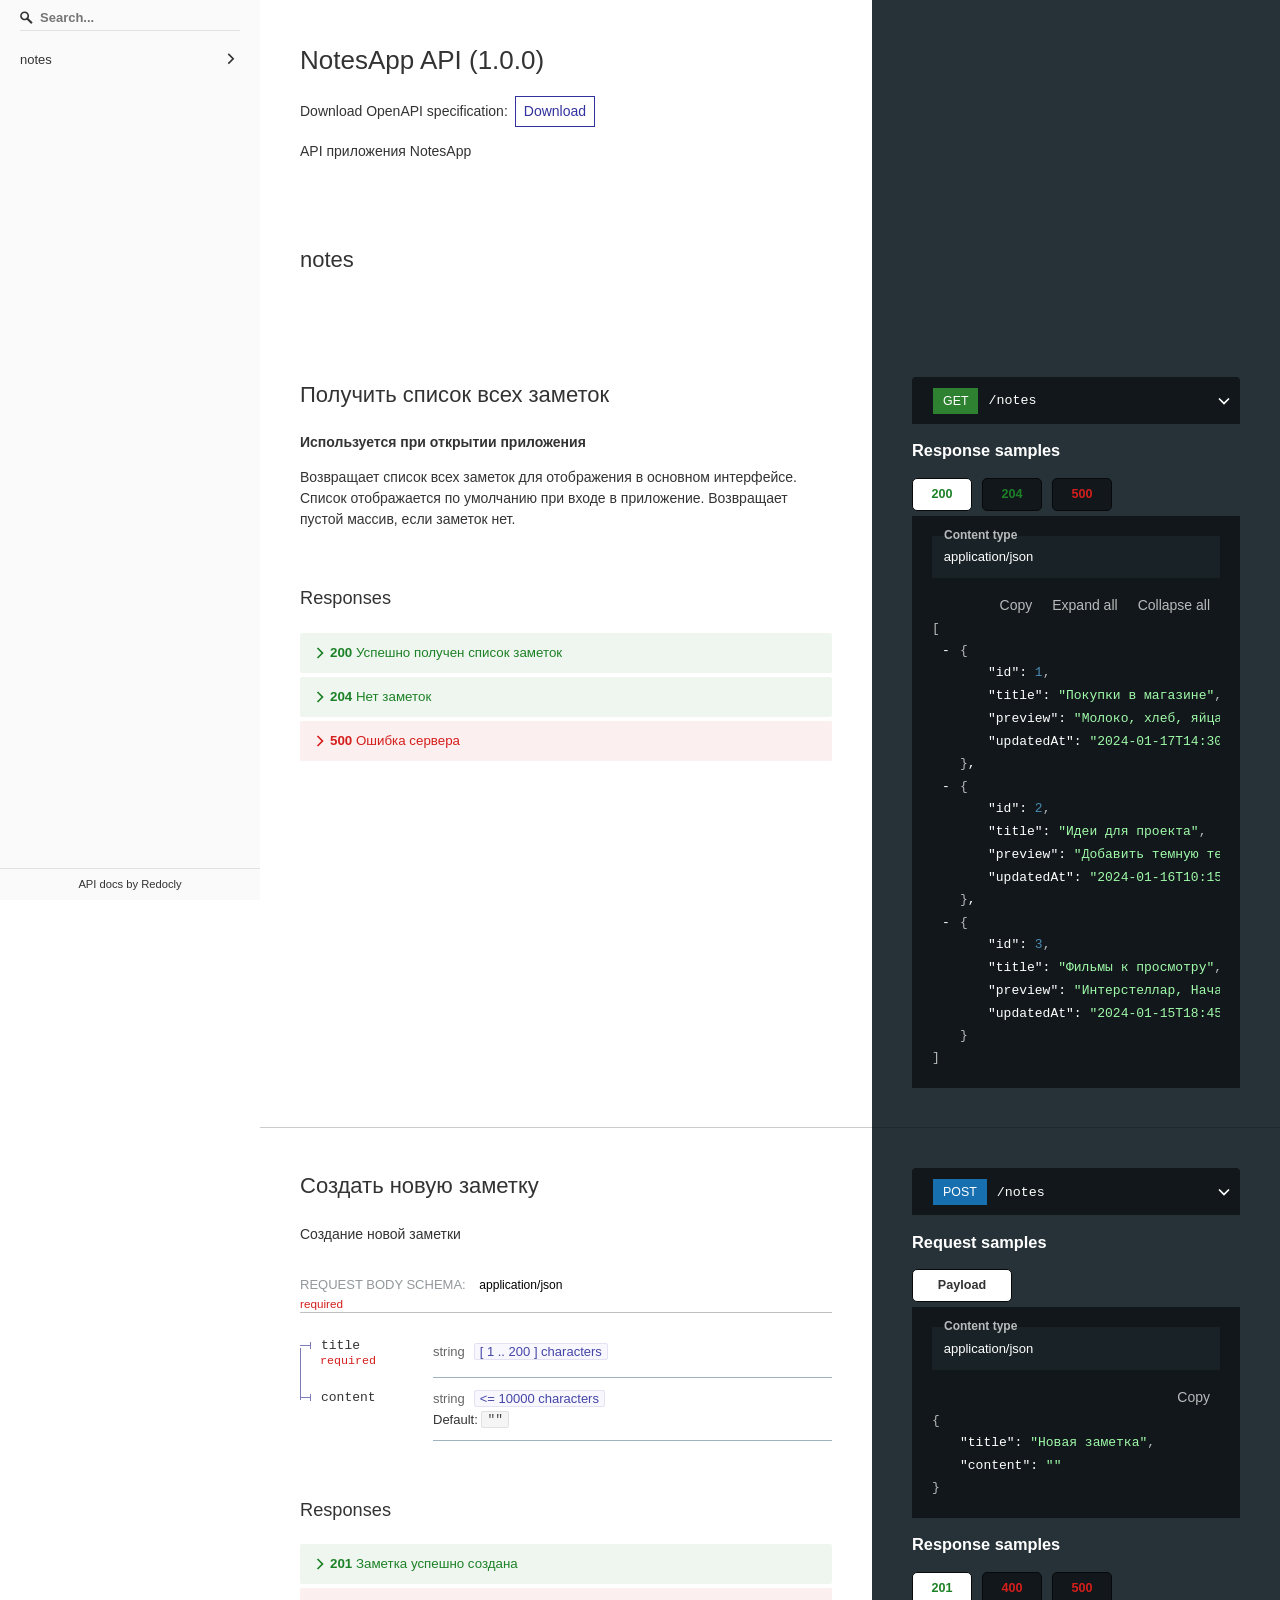
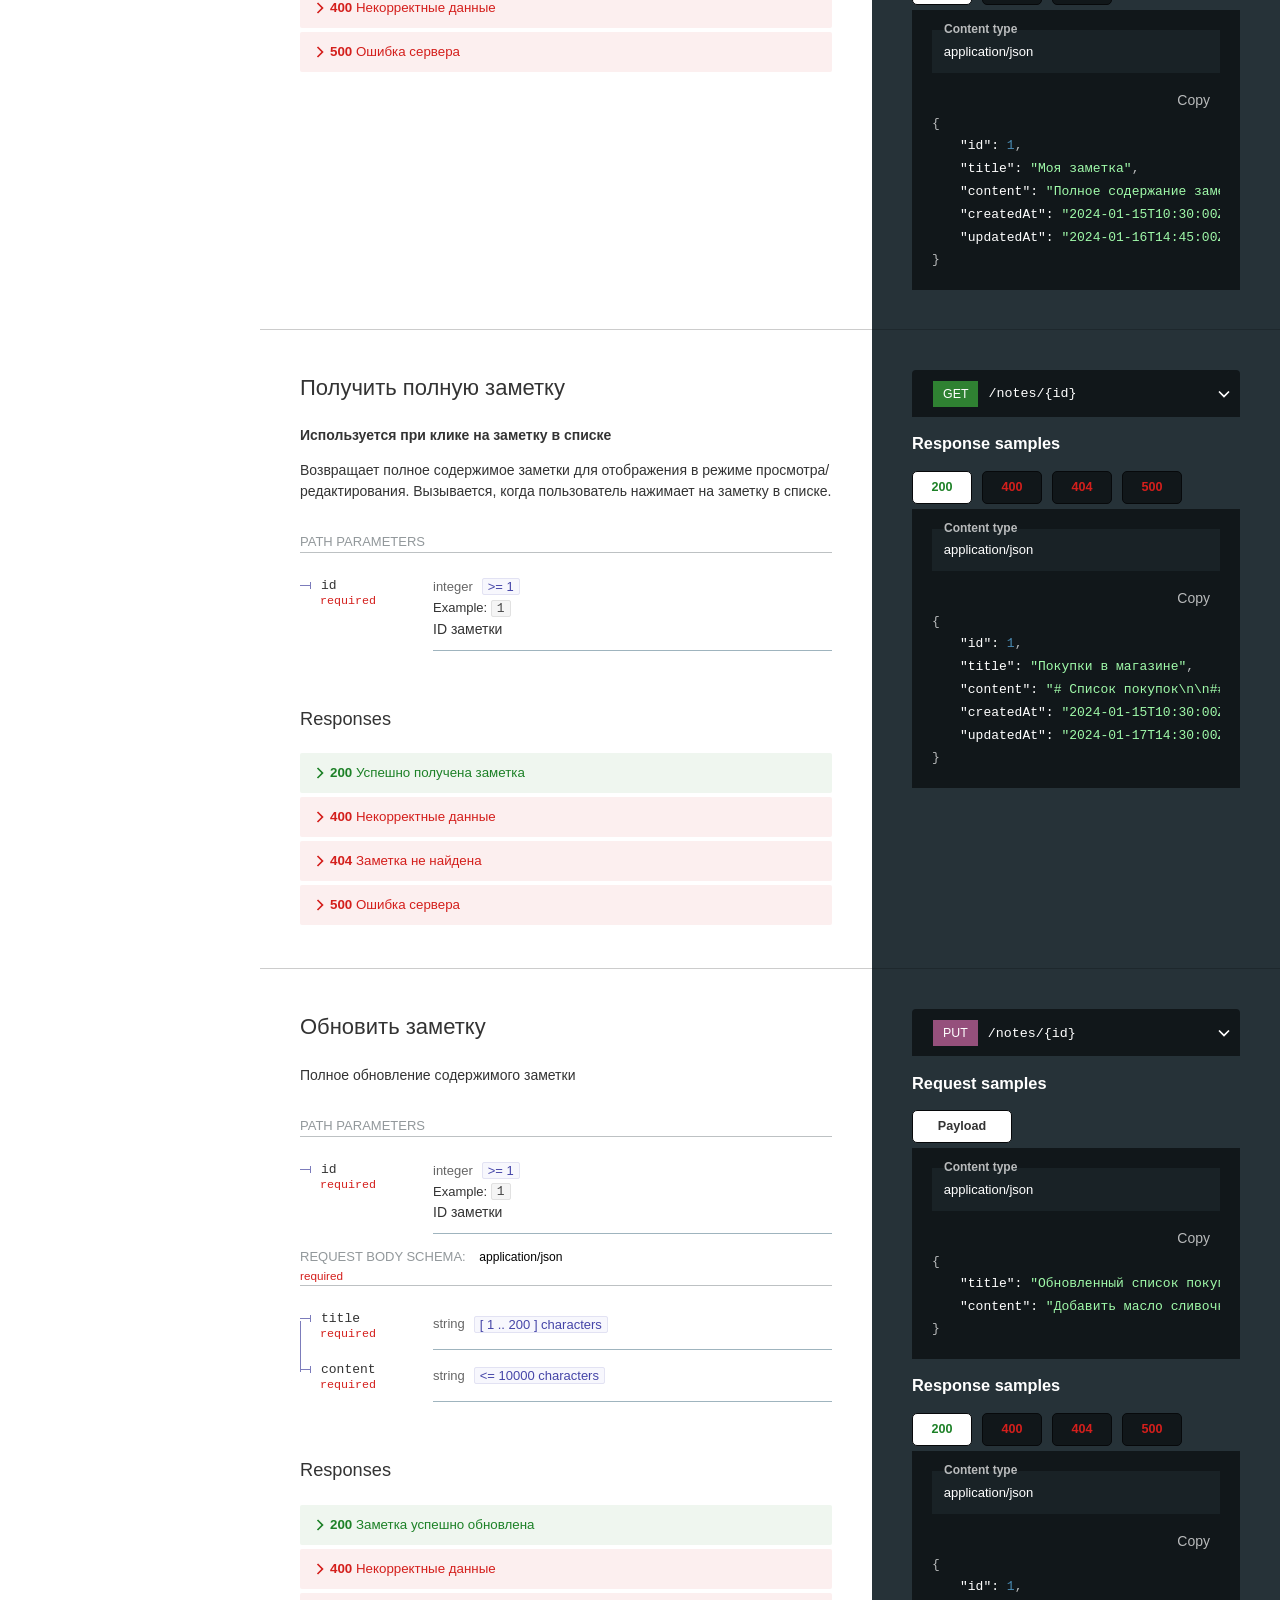
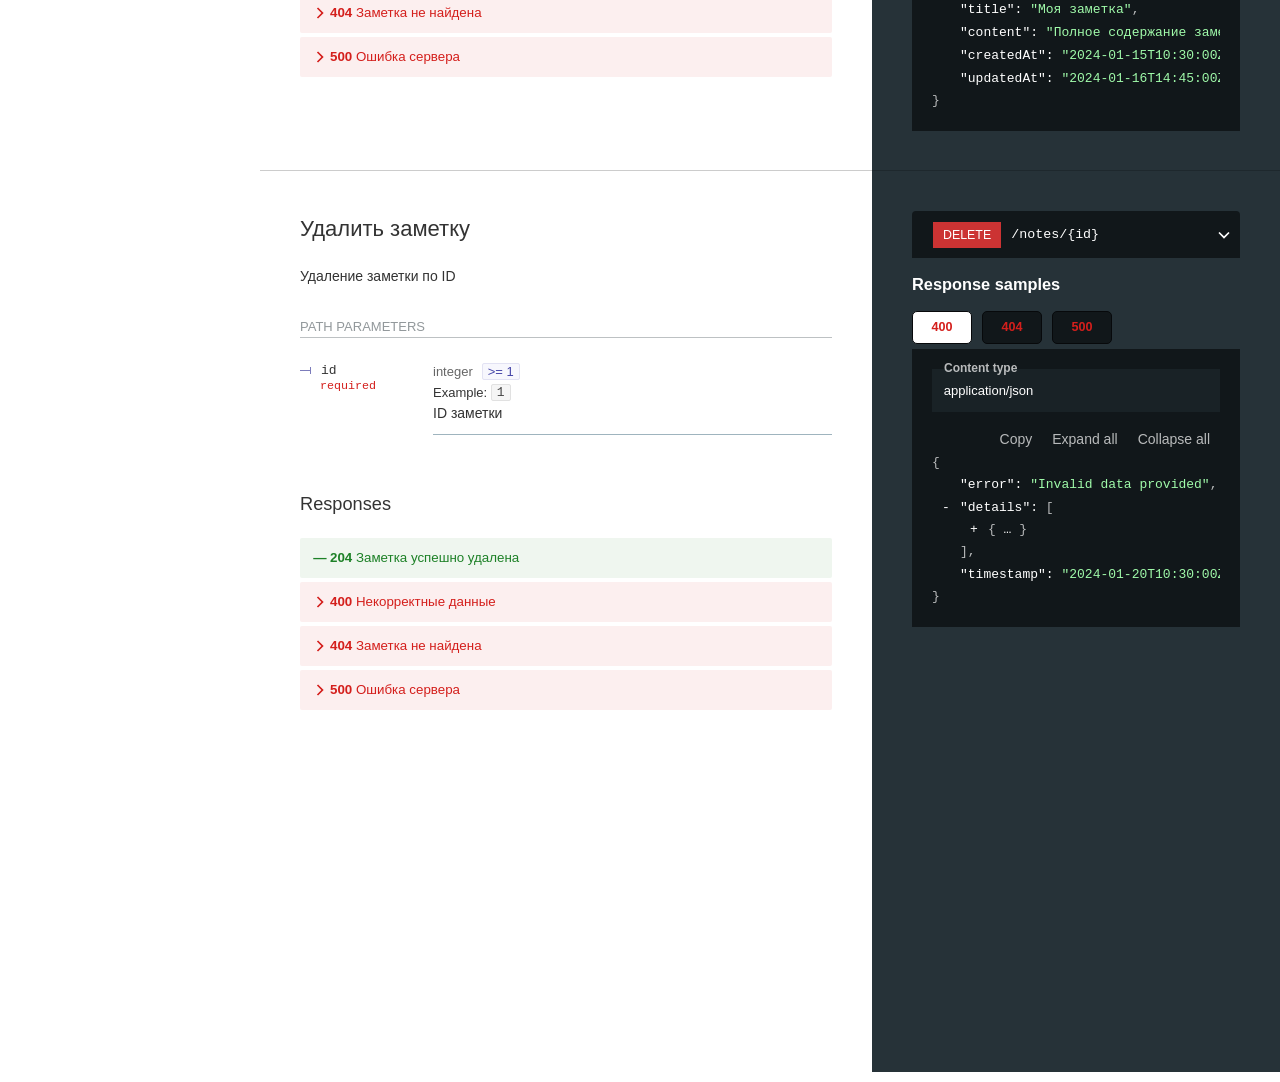
<file: api/redoc/redoc-5de1ae6e.html>
<!DOCTYPE html>
<html lang="en">

<head>
  <meta charset="UTF-8">
  <title>Redoc</title>
  <link rel="stylesheet" type="text/css" id="slate-css" media="none" href="../../assets/stylesheets/redark.css" />
  <script src="../../assets/javascripts/redark.js" charset="UTF-8"> </script>
  <style>
    body {
      margin: 0;
      padding: 0;
    }
  </style>
</head>

<body style="background: ;">
  <div id="redoc-container"></div>
  <script src="../../assets/javascripts/redoc.standalone.js" charset="UTF-8"> </script>
  <script>
    const openapi_spec_url = "../openapi.yml";

    window.onload = function () {
      const parent_scheme = parent.scheme
      if (parent_scheme === "slate") {
        enable_dark_mode();
      } else {
        disable_dark_mode();
      }
    }

    enable_dark_mode = function(){
      document.getElementById("slate-css").media = ""
      Redoc.init(
        openapi_spec_url,
        { theme: redark },
        document.getElementById('redoc-container'),
      );
    }

    disable_dark_mode = function(){
      document.getElementById("slate-css").media = "none"
      Redoc.init(
        openapi_spec_url,
        {},
        document.getElementById('redoc-container'),
      );
    }
  </script>
</body>

</html>
</file>
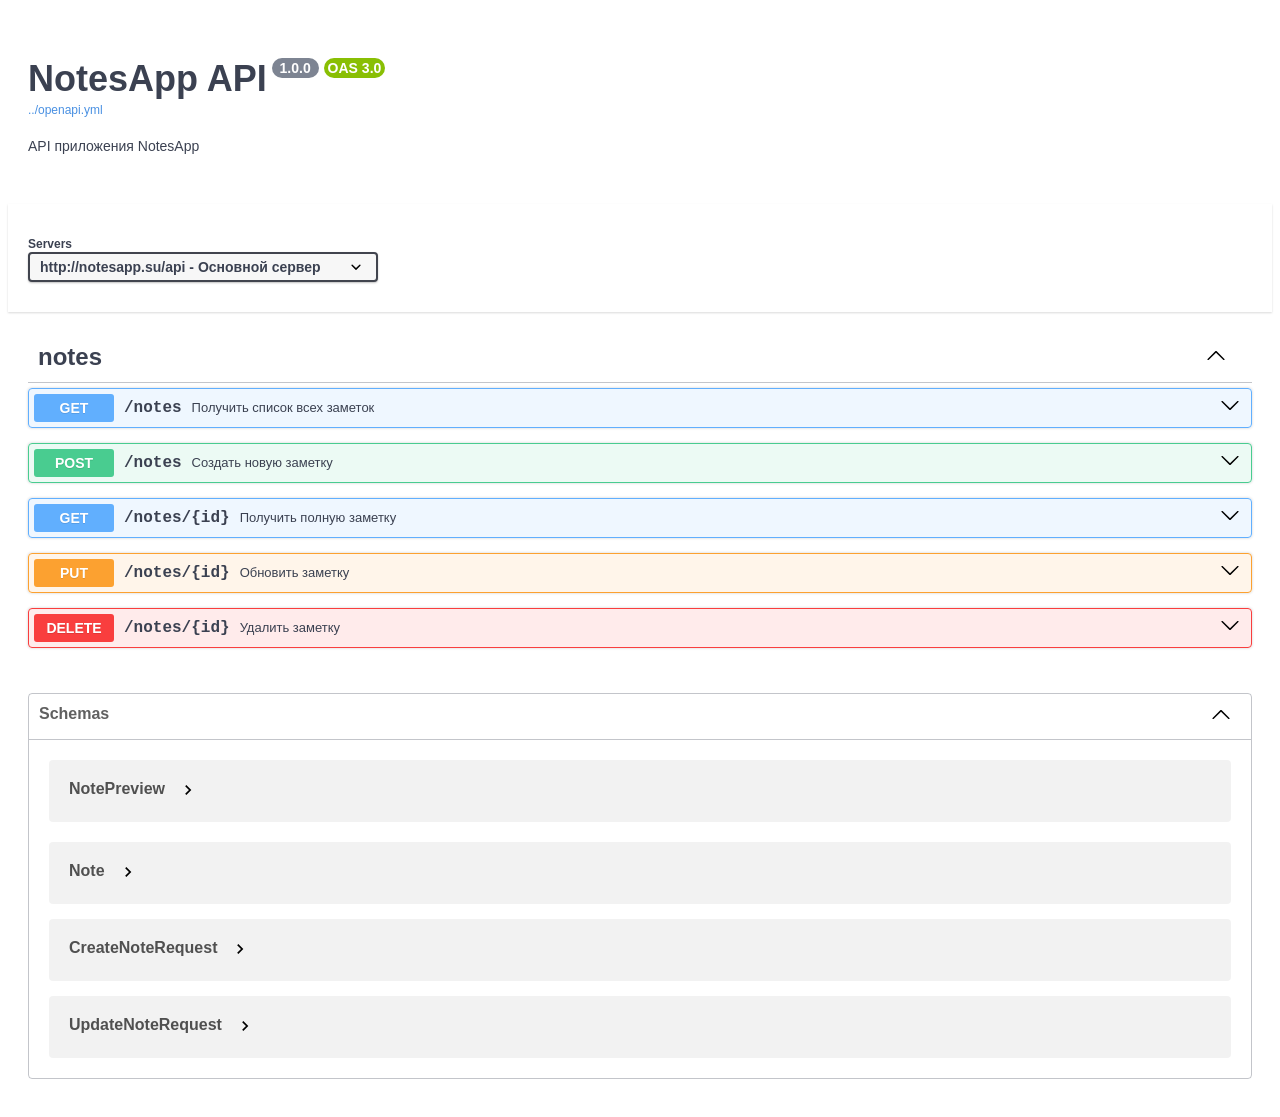
<file: api/swagger/swagger-a0008361.html>
<!DOCTYPE html>
<html lang="en">

<head>
  <meta charset="UTF-8">
  <title>Swagger UI</title>
  <link rel="stylesheet" type="text/css" href="../../assets/stylesheets/swagger-ui.css" />
  
</head>

<body style="overflow:hidden;">
  <div id="swagger-ui"></div>
  <script src="../../assets/javascripts/swagger-ui-bundle.js" charset="UTF-8"> </script>
  <script src="../../assets/javascripts/swagger-ui-standalone-preset.js" charset="UTF-8"> </script>
  <script>
    window.onload = function () {
      
        var url = "../openapi.yml";
        
      
      window.ui = SwaggerUIBundle({
        dom_id: "#swagger-ui",
        onComplete: onComplete,
        presets: [
          SwaggerUIBundle.presets.apis,
          SwaggerUIStandalonePreset
        ],
        
        url,
        
        
        "oauth2RedirectUrl": new URL("../../assets/swagger-ui/oauth2-redirect.html",window.location.href).href,
        
        "validatorUrl": "none",
        
    "docExpansion": "list",
    "filter": false,
    "tryItOutEnabled": false,
    "supportedSubmitMethods": [
        "get",
        "put",
        "post",
        "delete",
        "options",
        "head",
        "patch",
        "trace"
    ],
    "validatorUrl": "none",
    "extra_css": [],
    "dark_scheme_name": "slate",
    "filter_files": [],
    "syntaxHighlight": {
        "theme": "agate"
    }

      })

      

      if (parent.__init_is_dark_mode) {
          enable_dark_mode();
      }
    }

    enable_dark_mode = function(){
      document.documentElement.classList.add("dark-mode");
    }

    disable_dark_mode = function(){
      document.documentElement.classList.remove("dark-mode");
    }

    const resize_ob = new ResizeObserver(function(entries) {
      parent.update_swagger_ui_iframe_height("a0008361");
    });

    // start observing for resizing
    resize_ob.observe(document.querySelector("body"));

    // authorize modal position
    var modal_top = 0;

    const mutation_ob = new MutationObserver(function (mutations) {
      if(mutations && mutations[0].addedNodes && mutations[0].addedNodes.length > 0){
        update_modal_top()
      }
    });

    onComplete = function(){
      // start observing for auth-wrapper after Swagger UI loaded
      const div = document.querySelector("div.auth-wrapper");
      if(div){
        mutation_ob.observe(div, {
          childList: true,
        });
      }
    }

    update_top_val = function(top){
      modal_top = top
      update_modal_top()
    }

    update_modal_top = function(){
      let modal_list = document.getElementsByClassName('modal-ux')
      if(modal_list.length > 0){
        let modal = modal_list.item(0)
        const modal_height = modal.offsetHeight
        const padding = 60
        min = parseInt(modal_height/2 + padding)
        max = document.body.scrollHeight - min + padding
        if (modal_top < min) {
          modal.style.top = `${min}px`
        } else if (modal_top > max) {
          modal.style.top = `${max}px`
        } else {
          modal.style.top = `${modal_top}px`
        }
      }
    }
  </script>
</body>

</html>
</file>
<file: assets/stylesheets/redark.css>
/* Source: https://github.com/dilanx/redark */

body {
  background-color: #1e2129;
}
  
.react-tabs__tab--selected {
  border: none !important;
  background-color: #3f3f46 !important;
}

:root {
  color-scheme: dark;
}
</file>
<file: assets/stylesheets/swagger-ui.css>
.swagger-ui{color:#3b4151;container-name:swagger-ui;container-type:inline-size;/*! normalize.css v7.0.0 | MIT License | github.com/necolas/normalize.css */font-family:sans-serif}.swagger-ui html{line-height:1.15;-ms-text-size-adjust:100%;-webkit-text-size-adjust:100%}.swagger-ui body{margin:0}.swagger-ui article,.swagger-ui aside,.swagger-ui footer,.swagger-ui header,.swagger-ui nav,.swagger-ui section{display:block}.swagger-ui h1{font-size:2em;margin:.67em 0}.swagger-ui figcaption,.swagger-ui figure,.swagger-ui main{display:block}.swagger-ui figure{margin:1em 40px}.swagger-ui hr{box-sizing:content-box;height:0;overflow:visible}.swagger-ui pre{font-family:monospace,monospace;font-size:1em}.swagger-ui a{background-color:transparent;-webkit-text-decoration-skip:objects}.swagger-ui abbr[title]{border-bottom:none;text-decoration:underline;-webkit-text-decoration:underline dotted;text-decoration:underline dotted}.swagger-ui b,.swagger-ui strong{font-weight:inherit;font-weight:bolder}.swagger-ui code,.swagger-ui kbd,.swagger-ui samp{font-family:monospace,monospace;font-size:1em}.swagger-ui dfn{font-style:italic}.swagger-ui mark{background-color:#ff0;color:#000}.swagger-ui small{font-size:80%}.swagger-ui sub,.swagger-ui sup{font-size:75%;line-height:0;position:relative;vertical-align:baseline}.swagger-ui sub{bottom:-.25em}.swagger-ui sup{top:-.5em}.swagger-ui audio,.swagger-ui video{display:inline-block}.swagger-ui audio:not([controls]){display:none;height:0}.swagger-ui img{border-style:none}.swagger-ui svg:not(:root){overflow:hidden}.swagger-ui button,.swagger-ui input,.swagger-ui optgroup,.swagger-ui select,.swagger-ui textarea{font-family:sans-serif;font-size:100%;line-height:1.15;margin:0}.swagger-ui button,.swagger-ui input{overflow:visible}.swagger-ui button,.swagger-ui select{text-transform:none}.swagger-ui [type=reset],.swagger-ui [type=submit],.swagger-ui button,.swagger-ui html [type=button]{-webkit-appearance:button}.swagger-ui [type=button]::-moz-focus-inner,.swagger-ui [type=reset]::-moz-focus-inner,.swagger-ui [type=submit]::-moz-focus-inner,.swagger-ui button::-moz-focus-inner{border-style:none;padding:0}.swagger-ui [type=button]:-moz-focusring,.swagger-ui [type=reset]:-moz-focusring,.swagger-ui [type=submit]:-moz-focusring,.swagger-ui button:-moz-focusring{outline:1px dotted ButtonText}.swagger-ui fieldset{padding:.35em .75em .625em}.swagger-ui legend{box-sizing:border-box;color:inherit;display:table;max-width:100%;padding:0;white-space:normal}.swagger-ui progress{display:inline-block;vertical-align:baseline}.swagger-ui textarea{overflow:auto}.swagger-ui [type=checkbox],.swagger-ui [type=radio]{box-sizing:border-box;padding:0}.swagger-ui [type=number]::-webkit-inner-spin-button,.swagger-ui [type=number]::-webkit-outer-spin-button{height:auto}.swagger-ui [type=search]{-webkit-appearance:textfield;outline-offset:-2px}.swagger-ui [type=search]::-webkit-search-cancel-button,.swagger-ui [type=search]::-webkit-search-decoration{-webkit-appearance:none}.swagger-ui ::-webkit-file-upload-button{-webkit-appearance:button;font:inherit}.swagger-ui details,.swagger-ui menu{display:block}.swagger-ui summary{display:list-item}.swagger-ui canvas{display:inline-block}.swagger-ui [hidden],.swagger-ui template{display:none}.swagger-ui .debug *{outline:1px solid gold}.swagger-ui .debug-white *{outline:1px solid #fff}.swagger-ui .debug-black *{outline:1px solid #000}.swagger-ui .debug-grid{background:transparent url([data-uri]) repeat 0 0}.swagger-ui .debug-grid-16{background:transparent url([data-uri]) repeat 0 0}.swagger-ui .debug-grid-8-solid{background:#fff url([data-uri]) repeat 0 0}.swagger-ui .debug-grid-16-solid{background:#fff url([data-uri]) repeat 0 0}.swagger-ui .border-box,.swagger-ui a,.swagger-ui article,.swagger-ui body,.swagger-ui code,.swagger-ui dd,.swagger-ui div,.swagger-ui dl,.swagger-ui dt,.swagger-ui fieldset,.swagger-ui footer,.swagger-ui form,.swagger-ui h1,.swagger-ui h2,.swagger-ui h3,.swagger-ui h4,.swagger-ui h5,.swagger-ui h6,.swagger-ui header,.swagger-ui html,.swagger-ui input[type=email],.swagger-ui input[type=number],.swagger-ui input[type=password],.swagger-ui input[type=tel],.swagger-ui input[type=text],.swagger-ui input[type=url],.swagger-ui legend,.swagger-ui li,.swagger-ui main,.swagger-ui ol,.swagger-ui p,.swagger-ui pre,.swagger-ui section,.swagger-ui table,.swagger-ui td,.swagger-ui textarea,.swagger-ui th,.swagger-ui tr,.swagger-ui ul{box-sizing:border-box}.swagger-ui .aspect-ratio{height:0;position:relative}.swagger-ui .aspect-ratio--16x9{padding-bottom:56.25%}.swagger-ui .aspect-ratio--9x16{padding-bottom:177.77%}.swagger-ui .aspect-ratio--4x3{padding-bottom:75%}.swagger-ui .aspect-ratio--3x4{padding-bottom:133.33%}.swagger-ui .aspect-ratio--6x4{padding-bottom:66.6%}.swagger-ui .aspect-ratio--4x6{padding-bottom:150%}.swagger-ui .aspect-ratio--8x5{padding-bottom:62.5%}.swagger-ui .aspect-ratio--5x8{padding-bottom:160%}.swagger-ui .aspect-ratio--7x5{padding-bottom:71.42%}.swagger-ui .aspect-ratio--5x7{padding-bottom:140%}.swagger-ui .aspect-ratio--1x1{padding-bottom:100%}.swagger-ui .aspect-ratio--object{bottom:0;height:100%;left:0;position:absolute;right:0;top:0;width:100%;z-index:100}@media screen and (min-width:30em){.swagger-ui .aspect-ratio-ns{height:0;position:relative}.swagger-ui .aspect-ratio--16x9-ns{padding-bottom:56.25%}.swagger-ui .aspect-ratio--9x16-ns{padding-bottom:177.77%}.swagger-ui .aspect-ratio--4x3-ns{padding-bottom:75%}.swagger-ui .aspect-ratio--3x4-ns{padding-bottom:133.33%}.swagger-ui .aspect-ratio--6x4-ns{padding-bottom:66.6%}.swagger-ui .aspect-ratio--4x6-ns{padding-bottom:150%}.swagger-ui .aspect-ratio--8x5-ns{padding-bottom:62.5%}.swagger-ui .aspect-ratio--5x8-ns{padding-bottom:160%}.swagger-ui .aspect-ratio--7x5-ns{padding-bottom:71.42%}.swagger-ui .aspect-ratio--5x7-ns{padding-bottom:140%}.swagger-ui .aspect-ratio--1x1-ns{padding-bottom:100%}.swagger-ui .aspect-ratio--object-ns{bottom:0;height:100%;left:0;position:absolute;right:0;top:0;width:100%;z-index:100}}@media screen and (min-width:30em)and (max-width:60em){.swagger-ui .aspect-ratio-m{height:0;position:relative}.swagger-ui .aspect-ratio--16x9-m{padding-bottom:56.25%}.swagger-ui .aspect-ratio--9x16-m{padding-bottom:177.77%}.swagger-ui .aspect-ratio--4x3-m{padding-bottom:75%}.swagger-ui .aspect-ratio--3x4-m{padding-bottom:133.33%}.swagger-ui .aspect-ratio--6x4-m{padding-bottom:66.6%}.swagger-ui .aspect-ratio--4x6-m{padding-bottom:150%}.swagger-ui .aspect-ratio--8x5-m{padding-bottom:62.5%}.swagger-ui .aspect-ratio--5x8-m{padding-bottom:160%}.swagger-ui .aspect-ratio--7x5-m{padding-bottom:71.42%}.swagger-ui .aspect-ratio--5x7-m{padding-bottom:140%}.swagger-ui .aspect-ratio--1x1-m{padding-bottom:100%}.swagger-ui .aspect-ratio--object-m{bottom:0;height:100%;left:0;position:absolute;right:0;top:0;width:100%;z-index:100}}@media screen and (min-width:60em){.swagger-ui .aspect-ratio-l{height:0;position:relative}.swagger-ui .aspect-ratio--16x9-l{padding-bottom:56.25%}.swagger-ui .aspect-ratio--9x16-l{padding-bottom:177.77%}.swagger-ui .aspect-ratio--4x3-l{padding-bottom:75%}.swagger-ui .aspect-ratio--3x4-l{padding-bottom:133.33%}.swagger-ui .aspect-ratio--6x4-l{padding-bottom:66.6%}.swagger-ui .aspect-ratio--4x6-l{padding-bottom:150%}.swagger-ui .aspect-ratio--8x5-l{padding-bottom:62.5%}.swagger-ui .aspect-ratio--5x8-l{padding-bottom:160%}.swagger-ui .aspect-ratio--7x5-l{padding-bottom:71.42%}.swagger-ui .aspect-ratio--5x7-l{padding-bottom:140%}.swagger-ui .aspect-ratio--1x1-l{padding-bottom:100%}.swagger-ui .aspect-ratio--object-l{bottom:0;height:100%;left:0;position:absolute;right:0;top:0;width:100%;z-index:100}}.swagger-ui img{max-width:100%}.swagger-ui .cover{background-size:cover!important}.swagger-ui .contain{background-size:contain!important}@media screen and (min-width:30em){.swagger-ui .cover-ns{background-size:cover!important}.swagger-ui .contain-ns{background-size:contain!important}}@media screen and (min-width:30em)and (max-width:60em){.swagger-ui .cover-m{background-size:cover!important}.swagger-ui .contain-m{background-size:contain!important}}@media screen and (min-width:60em){.swagger-ui .cover-l{background-size:cover!important}.swagger-ui .contain-l{background-size:contain!important}}.swagger-ui .bg-center{background-position:50%;background-repeat:no-repeat}.swagger-ui .bg-top{background-position:top;background-repeat:no-repeat}.swagger-ui .bg-right{background-position:100%;background-repeat:no-repeat}.swagger-ui .bg-bottom{background-position:bottom;background-repeat:no-repeat}.swagger-ui .bg-left{background-position:0;background-repeat:no-repeat}@media screen and (min-width:30em){.swagger-ui .bg-center-ns{background-position:50%;background-repeat:no-repeat}.swagger-ui .bg-top-ns{background-position:top;background-repeat:no-repeat}.swagger-ui .bg-right-ns{background-position:100%;background-repeat:no-repeat}.swagger-ui .bg-bottom-ns{background-position:bottom;background-repeat:no-repeat}.swagger-ui .bg-left-ns{background-position:0;background-repeat:no-repeat}}@media screen and (min-width:30em)and (max-width:60em){.swagger-ui .bg-center-m{background-position:50%;background-repeat:no-repeat}.swagger-ui .bg-top-m{background-position:top;background-repeat:no-repeat}.swagger-ui .bg-right-m{background-position:100%;background-repeat:no-repeat}.swagger-ui .bg-bottom-m{background-position:bottom;background-repeat:no-repeat}.swagger-ui .bg-left-m{background-position:0;background-repeat:no-repeat}}@media screen and (min-width:60em){.swagger-ui .bg-center-l{background-position:50%;background-repeat:no-repeat}.swagger-ui .bg-top-l{background-position:top;background-repeat:no-repeat}.swagger-ui .bg-right-l{background-position:100%;background-repeat:no-repeat}.swagger-ui .bg-bottom-l{background-position:bottom;background-repeat:no-repeat}.swagger-ui .bg-left-l{background-position:0;background-repeat:no-repeat}}.swagger-ui .outline{outline:1px solid}.swagger-ui .outline-transparent{outline:1px solid transparent}.swagger-ui .outline-0{outline:0}@media screen and (min-width:30em){.swagger-ui .outline-ns{outline:1px solid}.swagger-ui .outline-transparent-ns{outline:1px solid transparent}.swagger-ui .outline-0-ns{outline:0}}@media screen and (min-width:30em)and (max-width:60em){.swagger-ui .outline-m{outline:1px solid}.swagger-ui .outline-transparent-m{outline:1px solid transparent}.swagger-ui .outline-0-m{outline:0}}@media screen and (min-width:60em){.swagger-ui .outline-l{outline:1px solid}.swagger-ui .outline-transparent-l{outline:1px solid transparent}.swagger-ui .outline-0-l{outline:0}}.swagger-ui .ba{border-style:solid;border-width:1px}.swagger-ui .bt{border-top-style:solid;border-top-width:1px}.swagger-ui .br{border-right-style:solid;border-right-width:1px}.swagger-ui .bb{border-bottom-style:solid;border-bottom-width:1px}.swagger-ui .bl{border-left-style:solid;border-left-width:1px}.swagger-ui .bn{border-style:none;border-width:0}@media screen and (min-width:30em){.swagger-ui .ba-ns{border-style:solid;border-width:1px}.swagger-ui .bt-ns{border-top-style:solid;border-top-width:1px}.swagger-ui .br-ns{border-right-style:solid;border-right-width:1px}.swagger-ui .bb-ns{border-bottom-style:solid;border-bottom-width:1px}.swagger-ui .bl-ns{border-left-style:solid;border-left-width:1px}.swagger-ui .bn-ns{border-style:none;border-width:0}}@media screen and (min-width:30em)and (max-width:60em){.swagger-ui .ba-m{border-style:solid;border-width:1px}.swagger-ui .bt-m{border-top-style:solid;border-top-width:1px}.swagger-ui .br-m{border-right-style:solid;border-right-width:1px}.swagger-ui .bb-m{border-bottom-style:solid;border-bottom-width:1px}.swagger-ui .bl-m{border-left-style:solid;border-left-width:1px}.swagger-ui .bn-m{border-style:none;border-width:0}}@media screen and (min-width:60em){.swagger-ui .ba-l{border-style:solid;border-width:1px}.swagger-ui .bt-l{border-top-style:solid;border-top-width:1px}.swagger-ui .br-l{border-right-style:solid;border-right-width:1px}.swagger-ui .bb-l{border-bottom-style:solid;border-bottom-width:1px}.swagger-ui .bl-l{border-left-style:solid;border-left-width:1px}.swagger-ui .bn-l{border-style:none;border-width:0}}.swagger-ui .b--black{border-color:#000}.swagger-ui .b--near-black{border-color:#111}.swagger-ui .b--dark-gray{border-color:#333}.swagger-ui .b--mid-gray{border-color:#555}.swagger-ui .b--gray{border-color:#777}.swagger-ui .b--silver{border-color:#999}.swagger-ui .b--light-silver{border-color:#aaa}.swagger-ui .b--moon-gray{border-color:#ccc}.swagger-ui .b--light-gray{border-color:#eee}.swagger-ui .b--near-white{border-color:#f4f4f4}.swagger-ui .b--white{border-color:#fff}.swagger-ui .b--white-90{border-color:hsla(0,0%,100%,.9)}.swagger-ui .b--white-80{border-color:hsla(0,0%,100%,.8)}.swagger-ui .b--white-70{border-color:hsla(0,0%,100%,.7)}.swagger-ui .b--white-60{border-color:hsla(0,0%,100%,.6)}.swagger-ui .b--white-50{border-color:hsla(0,0%,100%,.5)}.swagger-ui .b--white-40{border-color:hsla(0,0%,100%,.4)}.swagger-ui .b--white-30{border-color:hsla(0,0%,100%,.3)}.swagger-ui .b--white-20{border-color:hsla(0,0%,100%,.2)}.swagger-ui .b--white-10{border-color:hsla(0,0%,100%,.1)}.swagger-ui .b--white-05{border-color:hsla(0,0%,100%,.05)}.swagger-ui .b--white-025{border-color:hsla(0,0%,100%,.025)}.swagger-ui .b--white-0125{border-color:hsla(0,0%,100%,.013)}.swagger-ui .b--black-90{border-color:rgba(0,0,0,.9)}.swagger-ui .b--black-80{border-color:rgba(0,0,0,.8)}.swagger-ui .b--black-70{border-color:rgba(0,0,0,.7)}.swagger-ui .b--black-60{border-color:rgba(0,0,0,.6)}.swagger-ui .b--black-50{border-color:rgba(0,0,0,.5)}.swagger-ui .b--black-40{border-color:rgba(0,0,0,.4)}.swagger-ui .b--black-30{border-color:rgba(0,0,0,.3)}.swagger-ui .b--black-20{border-color:rgba(0,0,0,.2)}.swagger-ui .b--black-10{border-color:rgba(0,0,0,.1)}.swagger-ui .b--black-05{border-color:rgba(0,0,0,.05)}.swagger-ui .b--black-025{border-color:rgba(0,0,0,.025)}.swagger-ui .b--black-0125{border-color:rgba(0,0,0,.013)}.swagger-ui .b--dark-red{border-color:#e7040f}.swagger-ui .b--red{border-color:#ff4136}.swagger-ui .b--light-red{border-color:#ff725c}.swagger-ui .b--orange{border-color:#ff6300}.swagger-ui .b--gold{border-color:#ffb700}.swagger-ui .b--yellow{border-color:gold}.swagger-ui .b--light-yellow{border-color:#fbf1a9}.swagger-ui .b--purple{border-color:#5e2ca5}.swagger-ui .b--light-purple{border-color:#a463f2}.swagger-ui .b--dark-pink{border-color:#d5008f}.swagger-ui .b--hot-pink{border-color:#ff41b4}.swagger-ui .b--pink{border-color:#ff80cc}.swagger-ui .b--light-pink{border-color:#ffa3d7}.swagger-ui .b--dark-green{border-color:#137752}.swagger-ui .b--green{border-color:#19a974}.swagger-ui .b--light-green{border-color:#9eebcf}.swagger-ui .b--navy{border-color:#001b44}.swagger-ui .b--dark-blue{border-color:#00449e}.swagger-ui .b--blue{border-color:#357edd}.swagger-ui .b--light-blue{border-color:#96ccff}.swagger-ui .b--lightest-blue{border-color:#cdecff}.swagger-ui .b--washed-blue{border-color:#f6fffe}.swagger-ui .b--washed-green{border-color:#e8fdf5}.swagger-ui .b--washed-yellow{border-color:#fffceb}.swagger-ui .b--washed-red{border-color:#ffdfdf}.swagger-ui .b--transparent{border-color:transparent}.swagger-ui .b--inherit{border-color:inherit}.swagger-ui .br0{border-radius:0}.swagger-ui .br1{border-radius:.125rem}.swagger-ui .br2{border-radius:.25rem}.swagger-ui .br3{border-radius:.5rem}.swagger-ui .br4{border-radius:1rem}.swagger-ui .br-100{border-radius:100%}.swagger-ui .br-pill{border-radius:9999px}.swagger-ui .br--bottom{border-top-left-radius:0;border-top-right-radius:0}.swagger-ui .br--top{border-bottom-left-radius:0;border-bottom-right-radius:0}.swagger-ui .br--right{border-bottom-left-radius:0;border-top-left-radius:0}.swagger-ui .br--left{border-bottom-right-radius:0;border-top-right-radius:0}@media screen and (min-width:30em){.swagger-ui .br0-ns{border-radius:0}.swagger-ui .br1-ns{border-radius:.125rem}.swagger-ui .br2-ns{border-radius:.25rem}.swagger-ui .br3-ns{border-radius:.5rem}.swagger-ui .br4-ns{border-radius:1rem}.swagger-ui .br-100-ns{border-radius:100%}.swagger-ui .br-pill-ns{border-radius:9999px}.swagger-ui .br--bottom-ns{border-top-left-radius:0;border-top-right-radius:0}.swagger-ui .br--top-ns{border-bottom-left-radius:0;border-bottom-right-radius:0}.swagger-ui .br--right-ns{border-bottom-left-radius:0;border-top-left-radius:0}.swagger-ui .br--left-ns{border-bottom-right-radius:0;border-top-right-radius:0}}@media screen and (min-width:30em)and (max-width:60em){.swagger-ui .br0-m{border-radius:0}.swagger-ui .br1-m{border-radius:.125rem}.swagger-ui .br2-m{border-radius:.25rem}.swagger-ui .br3-m{border-radius:.5rem}.swagger-ui .br4-m{border-radius:1rem}.swagger-ui .br-100-m{border-radius:100%}.swagger-ui .br-pill-m{border-radius:9999px}.swagger-ui .br--bottom-m{border-top-left-radius:0;border-top-right-radius:0}.swagger-ui .br--top-m{border-bottom-left-radius:0;border-bottom-right-radius:0}.swagger-ui .br--right-m{border-bottom-left-radius:0;border-top-left-radius:0}.swagger-ui .br--left-m{border-bottom-right-radius:0;border-top-right-radius:0}}@media screen and (min-width:60em){.swagger-ui .br0-l{border-radius:0}.swagger-ui .br1-l{border-radius:.125rem}.swagger-ui .br2-l{border-radius:.25rem}.swagger-ui .br3-l{border-radius:.5rem}.swagger-ui .br4-l{border-radius:1rem}.swagger-ui .br-100-l{border-radius:100%}.swagger-ui .br-pill-l{border-radius:9999px}.swagger-ui .br--bottom-l{border-top-left-radius:0;border-top-right-radius:0}.swagger-ui .br--top-l{border-bottom-left-radius:0;border-bottom-right-radius:0}.swagger-ui .br--right-l{border-bottom-left-radius:0;border-top-left-radius:0}.swagger-ui .br--left-l{border-bottom-right-radius:0;border-top-right-radius:0}}.swagger-ui .b--dotted{border-style:dotted}.swagger-ui .b--dashed{border-style:dashed}.swagger-ui .b--solid{border-style:solid}.swagger-ui .b--none{border-style:none}@media screen and (min-width:30em){.swagger-ui .b--dotted-ns{border-style:dotted}.swagger-ui .b--dashed-ns{border-style:dashed}.swagger-ui .b--solid-ns{border-style:solid}.swagger-ui .b--none-ns{border-style:none}}@media screen and (min-width:30em)and (max-width:60em){.swagger-ui .b--dotted-m{border-style:dotted}.swagger-ui .b--dashed-m{border-style:dashed}.swagger-ui .b--solid-m{border-style:solid}.swagger-ui .b--none-m{border-style:none}}@media screen and (min-width:60em){.swagger-ui .b--dotted-l{border-style:dotted}.swagger-ui .b--dashed-l{border-style:dashed}.swagger-ui .b--solid-l{border-style:solid}.swagger-ui .b--none-l{border-style:none}}.swagger-ui .bw0{border-width:0}.swagger-ui .bw1{border-width:.125rem}.swagger-ui .bw2{border-width:.25rem}.swagger-ui .bw3{border-width:.5rem}.swagger-ui .bw4{border-width:1rem}.swagger-ui .bw5{border-width:2rem}.swagger-ui .bt-0{border-top-width:0}.swagger-ui .br-0{border-right-width:0}.swagger-ui .bb-0{border-bottom-width:0}.swagger-ui .bl-0{border-left-width:0}@media screen and (min-width:30em){.swagger-ui .bw0-ns{border-width:0}.swagger-ui .bw1-ns{border-width:.125rem}.swagger-ui .bw2-ns{border-width:.25rem}.swagger-ui .bw3-ns{border-width:.5rem}.swagger-ui .bw4-ns{border-width:1rem}.swagger-ui .bw5-ns{border-width:2rem}.swagger-ui .bt-0-ns{border-top-width:0}.swagger-ui .br-0-ns{border-right-width:0}.swagger-ui .bb-0-ns{border-bottom-width:0}.swagger-ui .bl-0-ns{border-left-width:0}}@media screen and (min-width:30em)and (max-width:60em){.swagger-ui .bw0-m{border-width:0}.swagger-ui .bw1-m{border-width:.125rem}.swagger-ui .bw2-m{border-width:.25rem}.swagger-ui .bw3-m{border-width:.5rem}.swagger-ui .bw4-m{border-width:1rem}.swagger-ui .bw5-m{border-width:2rem}.swagger-ui .bt-0-m{border-top-width:0}.swagger-ui .br-0-m{border-right-width:0}.swagger-ui .bb-0-m{border-bottom-width:0}.swagger-ui .bl-0-m{border-left-width:0}}@media screen and (min-width:60em){.swagger-ui .bw0-l{border-width:0}.swagger-ui .bw1-l{border-width:.125rem}.swagger-ui .bw2-l{border-width:.25rem}.swagger-ui .bw3-l{border-width:.5rem}.swagger-ui .bw4-l{border-width:1rem}.swagger-ui .bw5-l{border-width:2rem}.swagger-ui .bt-0-l{border-top-width:0}.swagger-ui .br-0-l{border-right-width:0}.swagger-ui .bb-0-l{border-bottom-width:0}.swagger-ui .bl-0-l{border-left-width:0}}.swagger-ui .shadow-1{box-shadow:0 0 4px 2px rgba(0,0,0,.2)}.swagger-ui .shadow-2{box-shadow:0 0 8px 2px rgba(0,0,0,.2)}.swagger-ui .shadow-3{box-shadow:2px 2px 4px 2px rgba(0,0,0,.2)}.swagger-ui .shadow-4{box-shadow:2px 2px 8px 0 rgba(0,0,0,.2)}.swagger-ui .shadow-5{box-shadow:4px 4px 8px 0 rgba(0,0,0,.2)}@media screen and (min-width:30em){.swagger-ui .shadow-1-ns{box-shadow:0 0 4px 2px rgba(0,0,0,.2)}.swagger-ui .shadow-2-ns{box-shadow:0 0 8px 2px rgba(0,0,0,.2)}.swagger-ui .shadow-3-ns{box-shadow:2px 2px 4px 2px rgba(0,0,0,.2)}.swagger-ui .shadow-4-ns{box-shadow:2px 2px 8px 0 rgba(0,0,0,.2)}.swagger-ui .shadow-5-ns{box-shadow:4px 4px 8px 0 rgba(0,0,0,.2)}}@media screen and (min-width:30em)and (max-width:60em){.swagger-ui .shadow-1-m{box-shadow:0 0 4px 2px rgba(0,0,0,.2)}.swagger-ui .shadow-2-m{box-shadow:0 0 8px 2px rgba(0,0,0,.2)}.swagger-ui .shadow-3-m{box-shadow:2px 2px 4px 2px rgba(0,0,0,.2)}.swagger-ui .shadow-4-m{box-shadow:2px 2px 8px 0 rgba(0,0,0,.2)}.swagger-ui .shadow-5-m{box-shadow:4px 4px 8px 0 rgba(0,0,0,.2)}}@media screen and (min-width:60em){.swagger-ui .shadow-1-l{box-shadow:0 0 4px 2px rgba(0,0,0,.2)}.swagger-ui .shadow-2-l{box-shadow:0 0 8px 2px rgba(0,0,0,.2)}.swagger-ui .shadow-3-l{box-shadow:2px 2px 4px 2px rgba(0,0,0,.2)}.swagger-ui .shadow-4-l{box-shadow:2px 2px 8px 0 rgba(0,0,0,.2)}.swagger-ui .shadow-5-l{box-shadow:4px 4px 8px 0 rgba(0,0,0,.2)}}.swagger-ui .pre{overflow-x:auto;overflow-y:hidden;overflow:scroll}.swagger-ui .top-0{top:0}.swagger-ui .right-0{right:0}.swagger-ui .bottom-0{bottom:0}.swagger-ui .left-0{left:0}.swagger-ui .top-1{top:1rem}.swagger-ui .right-1{right:1rem}.swagger-ui .bottom-1{bottom:1rem}.swagger-ui .left-1{left:1rem}.swagger-ui .top-2{top:2rem}.swagger-ui .right-2{right:2rem}.swagger-ui .bottom-2{bottom:2rem}.swagger-ui .left-2{left:2rem}.swagger-ui .top--1{top:-1rem}.swagger-ui .right--1{right:-1rem}.swagger-ui .bottom--1{bottom:-1rem}.swagger-ui .left--1{left:-1rem}.swagger-ui .top--2{top:-2rem}.swagger-ui .right--2{right:-2rem}.swagger-ui .bottom--2{bottom:-2rem}.swagger-ui .left--2{left:-2rem}.swagger-ui .absolute--fill{bottom:0;left:0;right:0;top:0}@media screen and (min-width:30em){.swagger-ui .top-0-ns{top:0}.swagger-ui .left-0-ns{left:0}.swagger-ui .right-0-ns{right:0}.swagger-ui .bottom-0-ns{bottom:0}.swagger-ui .top-1-ns{top:1rem}.swagger-ui .left-1-ns{left:1rem}.swagger-ui .right-1-ns{right:1rem}.swagger-ui .bottom-1-ns{bottom:1rem}.swagger-ui .top-2-ns{top:2rem}.swagger-ui .left-2-ns{left:2rem}.swagger-ui .right-2-ns{right:2rem}.swagger-ui .bottom-2-ns{bottom:2rem}.swagger-ui .top--1-ns{top:-1rem}.swagger-ui .right--1-ns{right:-1rem}.swagger-ui .bottom--1-ns{bottom:-1rem}.swagger-ui .left--1-ns{left:-1rem}.swagger-ui .top--2-ns{top:-2rem}.swagger-ui .right--2-ns{right:-2rem}.swagger-ui .bottom--2-ns{bottom:-2rem}.swagger-ui .left--2-ns{left:-2rem}.swagger-ui .absolute--fill-ns{bottom:0;left:0;right:0;top:0}}@media screen and (min-width:30em)and (max-width:60em){.swagger-ui .top-0-m{top:0}.swagger-ui .left-0-m{left:0}.swagger-ui .right-0-m{right:0}.swagger-ui .bottom-0-m{bottom:0}.swagger-ui .top-1-m{top:1rem}.swagger-ui .left-1-m{left:1rem}.swagger-ui .right-1-m{right:1rem}.swagger-ui .bottom-1-m{bottom:1rem}.swagger-ui .top-2-m{top:2rem}.swagger-ui .left-2-m{left:2rem}.swagger-ui .right-2-m{right:2rem}.swagger-ui .bottom-2-m{bottom:2rem}.swagger-ui .top--1-m{top:-1rem}.swagger-ui .right--1-m{right:-1rem}.swagger-ui .bottom--1-m{bottom:-1rem}.swagger-ui .left--1-m{left:-1rem}.swagger-ui .top--2-m{top:-2rem}.swagger-ui .right--2-m{right:-2rem}.swagger-ui .bottom--2-m{bottom:-2rem}.swagger-ui .left--2-m{left:-2rem}.swagger-ui .absolute--fill-m{bottom:0;left:0;right:0;top:0}}@media screen and (min-width:60em){.swagger-ui .top-0-l{top:0}.swagger-ui .left-0-l{left:0}.swagger-ui .right-0-l{right:0}.swagger-ui .bottom-0-l{bottom:0}.swagger-ui .top-1-l{top:1rem}.swagger-ui .left-1-l{left:1rem}.swagger-ui .right-1-l{right:1rem}.swagger-ui .bottom-1-l{bottom:1rem}.swagger-ui .top-2-l{top:2rem}.swagger-ui .left-2-l{left:2rem}.swagger-ui .right-2-l{right:2rem}.swagger-ui .bottom-2-l{bottom:2rem}.swagger-ui .top--1-l{top:-1rem}.swagger-ui .right--1-l{right:-1rem}.swagger-ui .bottom--1-l{bottom:-1rem}.swagger-ui .left--1-l{left:-1rem}.swagger-ui .top--2-l{top:-2rem}.swagger-ui .right--2-l{right:-2rem}.swagger-ui .bottom--2-l{bottom:-2rem}.swagger-ui .left--2-l{left:-2rem}.swagger-ui .absolute--fill-l{bottom:0;left:0;right:0;top:0}}.swagger-ui .cf:after,.swagger-ui .cf:before{content:" ";display:table}.swagger-ui .cf:after{clear:both}.swagger-ui .cf{zoom:1}.swagger-ui .cl{clear:left}.swagger-ui .cr{clear:right}.swagger-ui .cb{clear:both}.swagger-ui .cn{clear:none}@media screen and (min-width:30em){.swagger-ui .cl-ns{clear:left}.swagger-ui .cr-ns{clear:right}.swagger-ui .cb-ns{clear:both}.swagger-ui .cn-ns{clear:none}}@media screen and (min-width:30em)and (max-width:60em){.swagger-ui .cl-m{clear:left}.swagger-ui .cr-m{clear:right}.swagger-ui .cb-m{clear:both}.swagger-ui .cn-m{clear:none}}@media screen and (min-width:60em){.swagger-ui .cl-l{clear:left}.swagger-ui .cr-l{clear:right}.swagger-ui .cb-l{clear:both}.swagger-ui .cn-l{clear:none}}.swagger-ui .flex{display:flex}.swagger-ui .inline-flex{display:inline-flex}.swagger-ui .flex-auto{flex:1 1 auto;min-height:0;min-width:0}.swagger-ui .flex-none{flex:none}.swagger-ui .flex-column{flex-direction:column}.swagger-ui .flex-row{flex-direction:row}.swagger-ui .flex-wrap{flex-wrap:wrap}.swagger-ui .flex-nowrap{flex-wrap:nowrap}.swagger-ui .flex-wrap-reverse{flex-wrap:wrap-reverse}.swagger-ui .flex-column-reverse{flex-direction:column-reverse}.swagger-ui .flex-row-reverse{flex-direction:row-reverse}.swagger-ui .items-start{align-items:flex-start}.swagger-ui .items-end{align-items:flex-end}.swagger-ui .items-center{align-items:center}.swagger-ui .items-baseline{align-items:baseline}.swagger-ui .items-stretch{align-items:stretch}.swagger-ui .self-start{align-self:flex-start}.swagger-ui .self-end{align-self:flex-end}.swagger-ui .self-center{align-self:center}.swagger-ui .self-baseline{align-self:baseline}.swagger-ui .self-stretch{align-self:stretch}.swagger-ui .justify-start{justify-content:flex-start}.swagger-ui .justify-end{justify-content:flex-end}.swagger-ui .justify-center{justify-content:center}.swagger-ui .justify-between{justify-content:space-between}.swagger-ui .justify-around{justify-content:space-around}.swagger-ui .content-start{align-content:flex-start}.swagger-ui .content-end{align-content:flex-end}.swagger-ui .content-center{align-content:center}.swagger-ui .content-between{align-content:space-between}.swagger-ui .content-around{align-content:space-around}.swagger-ui .content-stretch{align-content:stretch}.swagger-ui .order-0{order:0}.swagger-ui .order-1{order:1}.swagger-ui .order-2{order:2}.swagger-ui .order-3{order:3}.swagger-ui .order-4{order:4}.swagger-ui .order-5{order:5}.swagger-ui .order-6{order:6}.swagger-ui .order-7{order:7}.swagger-ui .order-8{order:8}.swagger-ui .order-last{order:99999}.swagger-ui .flex-grow-0{flex-grow:0}.swagger-ui .flex-grow-1{flex-grow:1}.swagger-ui .flex-shrink-0{flex-shrink:0}.swagger-ui .flex-shrink-1{flex-shrink:1}@media screen and (min-width:30em){.swagger-ui .flex-ns{display:flex}.swagger-ui .inline-flex-ns{display:inline-flex}.swagger-ui .flex-auto-ns{flex:1 1 auto;min-height:0;min-width:0}.swagger-ui .flex-none-ns{flex:none}.swagger-ui .flex-column-ns{flex-direction:column}.swagger-ui .flex-row-ns{flex-direction:row}.swagger-ui .flex-wrap-ns{flex-wrap:wrap}.swagger-ui .flex-nowrap-ns{flex-wrap:nowrap}.swagger-ui .flex-wrap-reverse-ns{flex-wrap:wrap-reverse}.swagger-ui .flex-column-reverse-ns{flex-direction:column-reverse}.swagger-ui .flex-row-reverse-ns{flex-direction:row-reverse}.swagger-ui .items-start-ns{align-items:flex-start}.swagger-ui .items-end-ns{align-items:flex-end}.swagger-ui .items-center-ns{align-items:center}.swagger-ui .items-baseline-ns{align-items:baseline}.swagger-ui .items-stretch-ns{align-items:stretch}.swagger-ui .self-start-ns{align-self:flex-start}.swagger-ui .self-end-ns{align-self:flex-end}.swagger-ui .self-center-ns{align-self:center}.swagger-ui .self-baseline-ns{align-self:baseline}.swagger-ui .self-stretch-ns{align-self:stretch}.swagger-ui .justify-start-ns{justify-content:flex-start}.swagger-ui .justify-end-ns{justify-content:flex-end}.swagger-ui .justify-center-ns{justify-content:center}.swagger-ui .justify-between-ns{justify-content:space-between}.swagger-ui .justify-around-ns{justify-content:space-around}.swagger-ui .content-start-ns{align-content:flex-start}.swagger-ui .content-end-ns{align-content:flex-end}.swagger-ui .content-center-ns{align-content:center}.swagger-ui .content-between-ns{align-content:space-between}.swagger-ui .content-around-ns{align-content:space-around}.swagger-ui .content-stretch-ns{align-content:stretch}.swagger-ui .order-0-ns{order:0}.swagger-ui .order-1-ns{order:1}.swagger-ui .order-2-ns{order:2}.swagger-ui .order-3-ns{order:3}.swagger-ui .order-4-ns{order:4}.swagger-ui .order-5-ns{order:5}.swagger-ui .order-6-ns{order:6}.swagger-ui .order-7-ns{order:7}.swagger-ui .order-8-ns{order:8}.swagger-ui .order-last-ns{order:99999}.swagger-ui .flex-grow-0-ns{flex-grow:0}.swagger-ui .flex-grow-1-ns{flex-grow:1}.swagger-ui .flex-shrink-0-ns{flex-shrink:0}.swagger-ui .flex-shrink-1-ns{flex-shrink:1}}@media screen and (min-width:30em)and (max-width:60em){.swagger-ui .flex-m{display:flex}.swagger-ui .inline-flex-m{display:inline-flex}.swagger-ui .flex-auto-m{flex:1 1 auto;min-height:0;min-width:0}.swagger-ui .flex-none-m{flex:none}.swagger-ui .flex-column-m{flex-direction:column}.swagger-ui .flex-row-m{flex-direction:row}.swagger-ui .flex-wrap-m{flex-wrap:wrap}.swagger-ui .flex-nowrap-m{flex-wrap:nowrap}.swagger-ui .flex-wrap-reverse-m{flex-wrap:wrap-reverse}.swagger-ui .flex-column-reverse-m{flex-direction:column-reverse}.swagger-ui .flex-row-reverse-m{flex-direction:row-reverse}.swagger-ui .items-start-m{align-items:flex-start}.swagger-ui .items-end-m{align-items:flex-end}.swagger-ui .items-center-m{align-items:center}.swagger-ui .items-baseline-m{align-items:baseline}.swagger-ui .items-stretch-m{align-items:stretch}.swagger-ui .self-start-m{align-self:flex-start}.swagger-ui .self-end-m{align-self:flex-end}.swagger-ui .self-center-m{align-self:center}.swagger-ui .self-baseline-m{align-self:baseline}.swagger-ui .self-stretch-m{align-self:stretch}.swagger-ui .justify-start-m{justify-content:flex-start}.swagger-ui .justify-end-m{justify-content:flex-end}.swagger-ui .justify-center-m{justify-content:center}.swagger-ui .justify-between-m{justify-content:space-between}.swagger-ui .justify-around-m{justify-content:space-around}.swagger-ui .content-start-m{align-content:flex-start}.swagger-ui .content-end-m{align-content:flex-end}.swagger-ui .content-center-m{align-content:center}.swagger-ui .content-between-m{align-content:space-between}.swagger-ui .content-around-m{align-content:space-around}.swagger-ui .content-stretch-m{align-content:stretch}.swagger-ui .order-0-m{order:0}.swagger-ui .order-1-m{order:1}.swagger-ui .order-2-m{order:2}.swagger-ui .order-3-m{order:3}.swagger-ui .order-4-m{order:4}.swagger-ui .order-5-m{order:5}.swagger-ui .order-6-m{order:6}.swagger-ui .order-7-m{order:7}.swagger-ui .order-8-m{order:8}.swagger-ui .order-last-m{order:99999}.swagger-ui .flex-grow-0-m{flex-grow:0}.swagger-ui .flex-grow-1-m{flex-grow:1}.swagger-ui .flex-shrink-0-m{flex-shrink:0}.swagger-ui .flex-shrink-1-m{flex-shrink:1}}@media screen and (min-width:60em){.swagger-ui .flex-l{display:flex}.swagger-ui .inline-flex-l{display:inline-flex}.swagger-ui .flex-auto-l{flex:1 1 auto;min-height:0;min-width:0}.swagger-ui .flex-none-l{flex:none}.swagger-ui .flex-column-l{flex-direction:column}.swagger-ui .flex-row-l{flex-direction:row}.swagger-ui .flex-wrap-l{flex-wrap:wrap}.swagger-ui .flex-nowrap-l{flex-wrap:nowrap}.swagger-ui .flex-wrap-reverse-l{flex-wrap:wrap-reverse}.swagger-ui .flex-column-reverse-l{flex-direction:column-reverse}.swagger-ui .flex-row-reverse-l{flex-direction:row-reverse}.swagger-ui .items-start-l{align-items:flex-start}.swagger-ui .items-end-l{align-items:flex-end}.swagger-ui .items-center-l{align-items:center}.swagger-ui .items-baseline-l{align-items:baseline}.swagger-ui .items-stretch-l{align-items:stretch}.swagger-ui .self-start-l{align-self:flex-start}.swagger-ui .self-end-l{align-self:flex-end}.swagger-ui .self-center-l{align-self:center}.swagger-ui .self-baseline-l{align-self:baseline}.swagger-ui .self-stretch-l{align-self:stretch}.swagger-ui .justify-start-l{justify-content:flex-start}.swagger-ui .justify-end-l{justify-content:flex-end}.swagger-ui .justify-center-l{justify-content:center}.swagger-ui .justify-between-l{justify-content:space-between}.swagger-ui .justify-around-l{justify-content:space-around}.swagger-ui .content-start-l{align-content:flex-start}.swagger-ui .content-end-l{align-content:flex-end}.swagger-ui .content-center-l{align-content:center}.swagger-ui .content-between-l{align-content:space-between}.swagger-ui .content-around-l{align-content:space-around}.swagger-ui .content-stretch-l{align-content:stretch}.swagger-ui .order-0-l{order:0}.swagger-ui .order-1-l{order:1}.swagger-ui .order-2-l{order:2}.swagger-ui .order-3-l{order:3}.swagger-ui .order-4-l{order:4}.swagger-ui .order-5-l{order:5}.swagger-ui .order-6-l{order:6}.swagger-ui .order-7-l{order:7}.swagger-ui .order-8-l{order:8}.swagger-ui .order-last-l{order:99999}.swagger-ui .flex-grow-0-l{flex-grow:0}.swagger-ui .flex-grow-1-l{flex-grow:1}.swagger-ui .flex-shrink-0-l{flex-shrink:0}.swagger-ui .flex-shrink-1-l{flex-shrink:1}}.swagger-ui .dn{display:none}.swagger-ui .di{display:inline}.swagger-ui .db{display:block}.swagger-ui .dib{display:inline-block}.swagger-ui .dit{display:inline-table}.swagger-ui .dt{display:table}.swagger-ui .dtc{display:table-cell}.swagger-ui .dt-row{display:table-row}.swagger-ui .dt-row-group{display:table-row-group}.swagger-ui .dt-column{display:table-column}.swagger-ui .dt-column-group{display:table-column-group}.swagger-ui .dt--fixed{table-layout:fixed;width:100%}@media screen and (min-width:30em){.swagger-ui .dn-ns{display:none}.swagger-ui .di-ns{display:inline}.swagger-ui .db-ns{display:block}.swagger-ui .dib-ns{display:inline-block}.swagger-ui .dit-ns{display:inline-table}.swagger-ui .dt-ns{display:table}.swagger-ui .dtc-ns{display:table-cell}.swagger-ui .dt-row-ns{display:table-row}.swagger-ui .dt-row-group-ns{display:table-row-group}.swagger-ui .dt-column-ns{display:table-column}.swagger-ui .dt-column-group-ns{display:table-column-group}.swagger-ui .dt--fixed-ns{table-layout:fixed;width:100%}}@media screen and (min-width:30em)and (max-width:60em){.swagger-ui .dn-m{display:none}.swagger-ui .di-m{display:inline}.swagger-ui .db-m{display:block}.swagger-ui .dib-m{display:inline-block}.swagger-ui .dit-m{display:inline-table}.swagger-ui .dt-m{display:table}.swagger-ui .dtc-m{display:table-cell}.swagger-ui .dt-row-m{display:table-row}.swagger-ui .dt-row-group-m{display:table-row-group}.swagger-ui .dt-column-m{display:table-column}.swagger-ui .dt-column-group-m{display:table-column-group}.swagger-ui .dt--fixed-m{table-layout:fixed;width:100%}}@media screen and (min-width:60em){.swagger-ui .dn-l{display:none}.swagger-ui .di-l{display:inline}.swagger-ui .db-l{display:block}.swagger-ui .dib-l{display:inline-block}.swagger-ui .dit-l{display:inline-table}.swagger-ui .dt-l{display:table}.swagger-ui .dtc-l{display:table-cell}.swagger-ui .dt-row-l{display:table-row}.swagger-ui .dt-row-group-l{display:table-row-group}.swagger-ui .dt-column-l{display:table-column}.swagger-ui .dt-column-group-l{display:table-column-group}.swagger-ui .dt--fixed-l{table-layout:fixed;width:100%}}.swagger-ui .fl{_display:inline;float:left}.swagger-ui .fr{_display:inline;float:right}.swagger-ui .fn{float:none}@media screen and (min-width:30em){.swagger-ui .fl-ns{_display:inline;float:left}.swagger-ui .fr-ns{_display:inline;float:right}.swagger-ui .fn-ns{float:none}}@media screen and (min-width:30em)and (max-width:60em){.swagger-ui .fl-m{_display:inline;float:left}.swagger-ui .fr-m{_display:inline;float:right}.swagger-ui .fn-m{float:none}}@media screen and (min-width:60em){.swagger-ui .fl-l{_display:inline;float:left}.swagger-ui .fr-l{_display:inline;float:right}.swagger-ui .fn-l{float:none}}.swagger-ui .sans-serif{font-family:-apple-system,BlinkMacSystemFont,avenir next,avenir,helvetica,helvetica neue,ubuntu,roboto,noto,segoe ui,arial,sans-serif}.swagger-ui .serif{font-family:georgia,serif}.swagger-ui .system-sans-serif{font-family:sans-serif}.swagger-ui .system-serif{font-family:serif}.swagger-ui .code,.swagger-ui code{font-family:Consolas,monaco,monospace}.swagger-ui .courier{font-family:Courier Next,courier,monospace}.swagger-ui .helvetica{font-family:helvetica neue,helvetica,sans-serif}.swagger-ui .avenir{font-family:avenir next,avenir,sans-serif}.swagger-ui .athelas{font-family:athelas,georgia,serif}.swagger-ui .georgia{font-family:georgia,serif}.swagger-ui .times{font-family:times,serif}.swagger-ui .bodoni{font-family:Bodoni MT,serif}.swagger-ui .calisto{font-family:Calisto MT,serif}.swagger-ui .garamond{font-family:garamond,serif}.swagger-ui .baskerville{font-family:baskerville,serif}.swagger-ui .i{font-style:italic}.swagger-ui .fs-normal{font-style:normal}@media screen and (min-width:30em){.swagger-ui .i-ns{font-style:italic}.swagger-ui .fs-normal-ns{font-style:normal}}@media screen and (min-width:30em)and (max-width:60em){.swagger-ui .i-m{font-style:italic}.swagger-ui .fs-normal-m{font-style:normal}}@media screen and (min-width:60em){.swagger-ui .i-l{font-style:italic}.swagger-ui .fs-normal-l{font-style:normal}}.swagger-ui .normal{font-weight:400}.swagger-ui .b{font-weight:700}.swagger-ui .fw1{font-weight:100}.swagger-ui .fw2{font-weight:200}.swagger-ui .fw3{font-weight:300}.swagger-ui .fw4{font-weight:400}.swagger-ui .fw5{font-weight:500}.swagger-ui .fw6{font-weight:600}.swagger-ui .fw7{font-weight:700}.swagger-ui .fw8{font-weight:800}.swagger-ui .fw9{font-weight:900}@media screen and (min-width:30em){.swagger-ui .normal-ns{font-weight:400}.swagger-ui .b-ns{font-weight:700}.swagger-ui .fw1-ns{font-weight:100}.swagger-ui .fw2-ns{font-weight:200}.swagger-ui .fw3-ns{font-weight:300}.swagger-ui .fw4-ns{font-weight:400}.swagger-ui .fw5-ns{font-weight:500}.swagger-ui .fw6-ns{font-weight:600}.swagger-ui .fw7-ns{font-weight:700}.swagger-ui .fw8-ns{font-weight:800}.swagger-ui .fw9-ns{font-weight:900}}@media screen and (min-width:30em)and (max-width:60em){.swagger-ui .normal-m{font-weight:400}.swagger-ui .b-m{font-weight:700}.swagger-ui .fw1-m{font-weight:100}.swagger-ui .fw2-m{font-weight:200}.swagger-ui .fw3-m{font-weight:300}.swagger-ui .fw4-m{font-weight:400}.swagger-ui .fw5-m{font-weight:500}.swagger-ui .fw6-m{font-weight:600}.swagger-ui .fw7-m{font-weight:700}.swagger-ui .fw8-m{font-weight:800}.swagger-ui .fw9-m{font-weight:900}}@media screen and (min-width:60em){.swagger-ui .normal-l{font-weight:400}.swagger-ui .b-l{font-weight:700}.swagger-ui .fw1-l{font-weight:100}.swagger-ui .fw2-l{font-weight:200}.swagger-ui .fw3-l{font-weight:300}.swagger-ui .fw4-l{font-weight:400}.swagger-ui .fw5-l{font-weight:500}.swagger-ui .fw6-l{font-weight:600}.swagger-ui .fw7-l{font-weight:700}.swagger-ui .fw8-l{font-weight:800}.swagger-ui .fw9-l{font-weight:900}}.swagger-ui .input-reset{-webkit-appearance:none;-moz-appearance:none}.swagger-ui .button-reset::-moz-focus-inner,.swagger-ui .input-reset::-moz-focus-inner{border:0;padding:0}.swagger-ui .h1{height:1rem}.swagger-ui .h2{height:2rem}.swagger-ui .h3{height:4rem}.swagger-ui .h4{height:8rem}.swagger-ui .h5{height:16rem}.swagger-ui .h-25{height:25%}.swagger-ui .h-50{height:50%}.swagger-ui .h-75{height:75%}.swagger-ui .h-100{height:100%}.swagger-ui .min-h-100{min-height:100%}.swagger-ui .vh-25{height:25vh}.swagger-ui .vh-50{height:50vh}.swagger-ui .vh-75{height:75vh}.swagger-ui .vh-100{height:100vh}.swagger-ui .min-vh-100{min-height:100vh}.swagger-ui .h-auto{height:auto}.swagger-ui .h-inherit{height:inherit}@media screen and (min-width:30em){.swagger-ui .h1-ns{height:1rem}.swagger-ui .h2-ns{height:2rem}.swagger-ui .h3-ns{height:4rem}.swagger-ui .h4-ns{height:8rem}.swagger-ui .h5-ns{height:16rem}.swagger-ui .h-25-ns{height:25%}.swagger-ui .h-50-ns{height:50%}.swagger-ui .h-75-ns{height:75%}.swagger-ui .h-100-ns{height:100%}.swagger-ui .min-h-100-ns{min-height:100%}.swagger-ui .vh-25-ns{height:25vh}.swagger-ui .vh-50-ns{height:50vh}.swagger-ui .vh-75-ns{height:75vh}.swagger-ui .vh-100-ns{height:100vh}.swagger-ui .min-vh-100-ns{min-height:100vh}.swagger-ui .h-auto-ns{height:auto}.swagger-ui .h-inherit-ns{height:inherit}}@media screen and (min-width:30em)and (max-width:60em){.swagger-ui .h1-m{height:1rem}.swagger-ui .h2-m{height:2rem}.swagger-ui .h3-m{height:4rem}.swagger-ui .h4-m{height:8rem}.swagger-ui .h5-m{height:16rem}.swagger-ui .h-25-m{height:25%}.swagger-ui .h-50-m{height:50%}.swagger-ui .h-75-m{height:75%}.swagger-ui .h-100-m{height:100%}.swagger-ui .min-h-100-m{min-height:100%}.swagger-ui .vh-25-m{height:25vh}.swagger-ui .vh-50-m{height:50vh}.swagger-ui .vh-75-m{height:75vh}.swagger-ui .vh-100-m{height:100vh}.swagger-ui .min-vh-100-m{min-height:100vh}.swagger-ui .h-auto-m{height:auto}.swagger-ui .h-inherit-m{height:inherit}}@media screen and (min-width:60em){.swagger-ui .h1-l{height:1rem}.swagger-ui .h2-l{height:2rem}.swagger-ui .h3-l{height:4rem}.swagger-ui .h4-l{height:8rem}.swagger-ui .h5-l{height:16rem}.swagger-ui .h-25-l{height:25%}.swagger-ui .h-50-l{height:50%}.swagger-ui .h-75-l{height:75%}.swagger-ui .h-100-l{height:100%}.swagger-ui .min-h-100-l{min-height:100%}.swagger-ui .vh-25-l{height:25vh}.swagger-ui .vh-50-l{height:50vh}.swagger-ui .vh-75-l{height:75vh}.swagger-ui .vh-100-l{height:100vh}.swagger-ui .min-vh-100-l{min-height:100vh}.swagger-ui .h-auto-l{height:auto}.swagger-ui .h-inherit-l{height:inherit}}.swagger-ui .tracked{letter-spacing:.1em}.swagger-ui .tracked-tight{letter-spacing:-.05em}.swagger-ui .tracked-mega{letter-spacing:.25em}@media screen and (min-width:30em){.swagger-ui .tracked-ns{letter-spacing:.1em}.swagger-ui .tracked-tight-ns{letter-spacing:-.05em}.swagger-ui .tracked-mega-ns{letter-spacing:.25em}}@media screen and (min-width:30em)and (max-width:60em){.swagger-ui .tracked-m{letter-spacing:.1em}.swagger-ui .tracked-tight-m{letter-spacing:-.05em}.swagger-ui .tracked-mega-m{letter-spacing:.25em}}@media screen and (min-width:60em){.swagger-ui .tracked-l{letter-spacing:.1em}.swagger-ui .tracked-tight-l{letter-spacing:-.05em}.swagger-ui .tracked-mega-l{letter-spacing:.25em}}.swagger-ui .lh-solid{line-height:1}.swagger-ui .lh-title{line-height:1.25}.swagger-ui .lh-copy{line-height:1.5}@media screen and (min-width:30em){.swagger-ui .lh-solid-ns{line-height:1}.swagger-ui .lh-title-ns{line-height:1.25}.swagger-ui .lh-copy-ns{line-height:1.5}}@media screen and (min-width:30em)and (max-width:60em){.swagger-ui .lh-solid-m{line-height:1}.swagger-ui .lh-title-m{line-height:1.25}.swagger-ui .lh-copy-m{line-height:1.5}}@media screen and (min-width:60em){.swagger-ui .lh-solid-l{line-height:1}.swagger-ui .lh-title-l{line-height:1.25}.swagger-ui .lh-copy-l{line-height:1.5}}.swagger-ui .link{-webkit-text-decoration:none;text-decoration:none}.swagger-ui .link,.swagger-ui .link:active,.swagger-ui .link:focus,.swagger-ui .link:hover,.swagger-ui .link:link,.swagger-ui .link:visited{transition:color .15s ease-in}.swagger-ui .link:focus{outline:1px dotted currentColor}.swagger-ui .list{list-style-type:none}.swagger-ui .mw-100{max-width:100%}.swagger-ui .mw1{max-width:1rem}.swagger-ui .mw2{max-width:2rem}.swagger-ui .mw3{max-width:4rem}.swagger-ui .mw4{max-width:8rem}.swagger-ui .mw5{max-width:16rem}.swagger-ui .mw6{max-width:32rem}.swagger-ui .mw7{max-width:48rem}.swagger-ui .mw8{max-width:64rem}.swagger-ui .mw9{max-width:96rem}.swagger-ui .mw-none{max-width:none}@media screen and (min-width:30em){.swagger-ui .mw-100-ns{max-width:100%}.swagger-ui .mw1-ns{max-width:1rem}.swagger-ui .mw2-ns{max-width:2rem}.swagger-ui .mw3-ns{max-width:4rem}.swagger-ui .mw4-ns{max-width:8rem}.swagger-ui .mw5-ns{max-width:16rem}.swagger-ui .mw6-ns{max-width:32rem}.swagger-ui .mw7-ns{max-width:48rem}.swagger-ui .mw8-ns{max-width:64rem}.swagger-ui .mw9-ns{max-width:96rem}.swagger-ui .mw-none-ns{max-width:none}}@media screen and (min-width:30em)and (max-width:60em){.swagger-ui .mw-100-m{max-width:100%}.swagger-ui .mw1-m{max-width:1rem}.swagger-ui .mw2-m{max-width:2rem}.swagger-ui .mw3-m{max-width:4rem}.swagger-ui .mw4-m{max-width:8rem}.swagger-ui .mw5-m{max-width:16rem}.swagger-ui .mw6-m{max-width:32rem}.swagger-ui .mw7-m{max-width:48rem}.swagger-ui .mw8-m{max-width:64rem}.swagger-ui .mw9-m{max-width:96rem}.swagger-ui .mw-none-m{max-width:none}}@media screen and (min-width:60em){.swagger-ui .mw-100-l{max-width:100%}.swagger-ui .mw1-l{max-width:1rem}.swagger-ui .mw2-l{max-width:2rem}.swagger-ui .mw3-l{max-width:4rem}.swagger-ui .mw4-l{max-width:8rem}.swagger-ui .mw5-l{max-width:16rem}.swagger-ui .mw6-l{max-width:32rem}.swagger-ui .mw7-l{max-width:48rem}.swagger-ui .mw8-l{max-width:64rem}.swagger-ui .mw9-l{max-width:96rem}.swagger-ui .mw-none-l{max-width:none}}.swagger-ui .w1{width:1rem}.swagger-ui .w2{width:2rem}.swagger-ui .w3{width:4rem}.swagger-ui .w4{width:8rem}.swagger-ui .w5{width:16rem}.swagger-ui .w-10{width:10%}.swagger-ui .w-20{width:20%}.swagger-ui .w-25{width:25%}.swagger-ui .w-30{width:30%}.swagger-ui .w-33{width:33%}.swagger-ui .w-34{width:34%}.swagger-ui .w-40{width:40%}.swagger-ui .w-50{width:50%}.swagger-ui .w-60{width:60%}.swagger-ui .w-70{width:70%}.swagger-ui .w-75{width:75%}.swagger-ui .w-80{width:80%}.swagger-ui .w-90{width:90%}.swagger-ui .w-100{width:100%}.swagger-ui .w-third{width:33.3333333333%}.swagger-ui .w-two-thirds{width:66.6666666667%}.swagger-ui .w-auto{width:auto}@media screen and (min-width:30em){.swagger-ui .w1-ns{width:1rem}.swagger-ui .w2-ns{width:2rem}.swagger-ui .w3-ns{width:4rem}.swagger-ui .w4-ns{width:8rem}.swagger-ui .w5-ns{width:16rem}.swagger-ui .w-10-ns{width:10%}.swagger-ui .w-20-ns{width:20%}.swagger-ui .w-25-ns{width:25%}.swagger-ui .w-30-ns{width:30%}.swagger-ui .w-33-ns{width:33%}.swagger-ui .w-34-ns{width:34%}.swagger-ui .w-40-ns{width:40%}.swagger-ui .w-50-ns{width:50%}.swagger-ui .w-60-ns{width:60%}.swagger-ui .w-70-ns{width:70%}.swagger-ui .w-75-ns{width:75%}.swagger-ui .w-80-ns{width:80%}.swagger-ui .w-90-ns{width:90%}.swagger-ui .w-100-ns{width:100%}.swagger-ui .w-third-ns{width:33.3333333333%}.swagger-ui .w-two-thirds-ns{width:66.6666666667%}.swagger-ui .w-auto-ns{width:auto}}@media screen and (min-width:30em)and (max-width:60em){.swagger-ui .w1-m{width:1rem}.swagger-ui .w2-m{width:2rem}.swagger-ui .w3-m{width:4rem}.swagger-ui .w4-m{width:8rem}.swagger-ui .w5-m{width:16rem}.swagger-ui .w-10-m{width:10%}.swagger-ui .w-20-m{width:20%}.swagger-ui .w-25-m{width:25%}.swagger-ui .w-30-m{width:30%}.swagger-ui .w-33-m{width:33%}.swagger-ui .w-34-m{width:34%}.swagger-ui .w-40-m{width:40%}.swagger-ui .w-50-m{width:50%}.swagger-ui .w-60-m{width:60%}.swagger-ui .w-70-m{width:70%}.swagger-ui .w-75-m{width:75%}.swagger-ui .w-80-m{width:80%}.swagger-ui .w-90-m{width:90%}.swagger-ui .w-100-m{width:100%}.swagger-ui .w-third-m{width:33.3333333333%}.swagger-ui .w-two-thirds-m{width:66.6666666667%}.swagger-ui .w-auto-m{width:auto}}@media screen and (min-width:60em){.swagger-ui .w1-l{width:1rem}.swagger-ui .w2-l{width:2rem}.swagger-ui .w3-l{width:4rem}.swagger-ui .w4-l{width:8rem}.swagger-ui .w5-l{width:16rem}.swagger-ui .w-10-l{width:10%}.swagger-ui .w-20-l{width:20%}.swagger-ui .w-25-l{width:25%}.swagger-ui .w-30-l{width:30%}.swagger-ui .w-33-l{width:33%}.swagger-ui .w-34-l{width:34%}.swagger-ui .w-40-l{width:40%}.swagger-ui .w-50-l{width:50%}.swagger-ui .w-60-l{width:60%}.swagger-ui .w-70-l{width:70%}.swagger-ui .w-75-l{width:75%}.swagger-ui .w-80-l{width:80%}.swagger-ui .w-90-l{width:90%}.swagger-ui .w-100-l{width:100%}.swagger-ui .w-third-l{width:33.3333333333%}.swagger-ui .w-two-thirds-l{width:66.6666666667%}.swagger-ui .w-auto-l{width:auto}}.swagger-ui .overflow-visible{overflow:visible}.swagger-ui .overflow-hidden{overflow:hidden}.swagger-ui .overflow-scroll{overflow:scroll}.swagger-ui .overflow-auto{overflow:auto}.swagger-ui .overflow-x-visible{overflow-x:visible}.swagger-ui .overflow-x-hidden{overflow-x:hidden}.swagger-ui .overflow-x-scroll{overflow-x:scroll}.swagger-ui .overflow-x-auto{overflow-x:auto}.swagger-ui .overflow-y-visible{overflow-y:visible}.swagger-ui .overflow-y-hidden{overflow-y:hidden}.swagger-ui .overflow-y-scroll{overflow-y:scroll}.swagger-ui .overflow-y-auto{overflow-y:auto}@media screen and (min-width:30em){.swagger-ui .overflow-visible-ns{overflow:visible}.swagger-ui .overflow-hidden-ns{overflow:hidden}.swagger-ui .overflow-scroll-ns{overflow:scroll}.swagger-ui .overflow-auto-ns{overflow:auto}.swagger-ui .overflow-x-visible-ns{overflow-x:visible}.swagger-ui .overflow-x-hidden-ns{overflow-x:hidden}.swagger-ui .overflow-x-scroll-ns{overflow-x:scroll}.swagger-ui .overflow-x-auto-ns{overflow-x:auto}.swagger-ui .overflow-y-visible-ns{overflow-y:visible}.swagger-ui .overflow-y-hidden-ns{overflow-y:hidden}.swagger-ui .overflow-y-scroll-ns{overflow-y:scroll}.swagger-ui .overflow-y-auto-ns{overflow-y:auto}}@media screen and (min-width:30em)and (max-width:60em){.swagger-ui .overflow-visible-m{overflow:visible}.swagger-ui .overflow-hidden-m{overflow:hidden}.swagger-ui .overflow-scroll-m{overflow:scroll}.swagger-ui .overflow-auto-m{overflow:auto}.swagger-ui .overflow-x-visible-m{overflow-x:visible}.swagger-ui .overflow-x-hidden-m{overflow-x:hidden}.swagger-ui .overflow-x-scroll-m{overflow-x:scroll}.swagger-ui .overflow-x-auto-m{overflow-x:auto}.swagger-ui .overflow-y-visible-m{overflow-y:visible}.swagger-ui .overflow-y-hidden-m{overflow-y:hidden}.swagger-ui .overflow-y-scroll-m{overflow-y:scroll}.swagger-ui .overflow-y-auto-m{overflow-y:auto}}@media screen and (min-width:60em){.swagger-ui .overflow-visible-l{overflow:visible}.swagger-ui .overflow-hidden-l{overflow:hidden}.swagger-ui .overflow-scroll-l{overflow:scroll}.swagger-ui .overflow-auto-l{overflow:auto}.swagger-ui .overflow-x-visible-l{overflow-x:visible}.swagger-ui .overflow-x-hidden-l{overflow-x:hidden}.swagger-ui .overflow-x-scroll-l{overflow-x:scroll}.swagger-ui .overflow-x-auto-l{overflow-x:auto}.swagger-ui .overflow-y-visible-l{overflow-y:visible}.swagger-ui .overflow-y-hidden-l{overflow-y:hidden}.swagger-ui .overflow-y-scroll-l{overflow-y:scroll}.swagger-ui .overflow-y-auto-l{overflow-y:auto}}.swagger-ui .static{position:static}.swagger-ui .relative{position:relative}.swagger-ui .absolute{position:absolute}.swagger-ui .fixed{position:fixed}@media screen and (min-width:30em){.swagger-ui .static-ns{position:static}.swagger-ui .relative-ns{position:relative}.swagger-ui .absolute-ns{position:absolute}.swagger-ui .fixed-ns{position:fixed}}@media screen and (min-width:30em)and (max-width:60em){.swagger-ui .static-m{position:static}.swagger-ui .relative-m{position:relative}.swagger-ui .absolute-m{position:absolute}.swagger-ui .fixed-m{position:fixed}}@media screen and (min-width:60em){.swagger-ui .static-l{position:static}.swagger-ui .relative-l{position:relative}.swagger-ui .absolute-l{position:absolute}.swagger-ui .fixed-l{position:fixed}}.swagger-ui .o-100{opacity:1}.swagger-ui .o-90{opacity:.9}.swagger-ui .o-80{opacity:.8}.swagger-ui .o-70{opacity:.7}.swagger-ui .o-60{opacity:.6}.swagger-ui .o-50{opacity:.5}.swagger-ui .o-40{opacity:.4}.swagger-ui .o-30{opacity:.3}.swagger-ui .o-20{opacity:.2}.swagger-ui .o-10{opacity:.1}.swagger-ui .o-05{opacity:.05}.swagger-ui .o-025{opacity:.025}.swagger-ui .o-0{opacity:0}.swagger-ui .rotate-45{transform:rotate(45deg)}.swagger-ui .rotate-90{transform:rotate(90deg)}.swagger-ui .rotate-135{transform:rotate(135deg)}.swagger-ui .rotate-180{transform:rotate(180deg)}.swagger-ui .rotate-225{transform:rotate(225deg)}.swagger-ui .rotate-270{transform:rotate(270deg)}.swagger-ui .rotate-315{transform:rotate(315deg)}@media screen and (min-width:30em){.swagger-ui .rotate-45-ns{transform:rotate(45deg)}.swagger-ui .rotate-90-ns{transform:rotate(90deg)}.swagger-ui .rotate-135-ns{transform:rotate(135deg)}.swagger-ui .rotate-180-ns{transform:rotate(180deg)}.swagger-ui .rotate-225-ns{transform:rotate(225deg)}.swagger-ui .rotate-270-ns{transform:rotate(270deg)}.swagger-ui .rotate-315-ns{transform:rotate(315deg)}}@media screen and (min-width:30em)and (max-width:60em){.swagger-ui .rotate-45-m{transform:rotate(45deg)}.swagger-ui .rotate-90-m{transform:rotate(90deg)}.swagger-ui .rotate-135-m{transform:rotate(135deg)}.swagger-ui .rotate-180-m{transform:rotate(180deg)}.swagger-ui .rotate-225-m{transform:rotate(225deg)}.swagger-ui .rotate-270-m{transform:rotate(270deg)}.swagger-ui .rotate-315-m{transform:rotate(315deg)}}@media screen and (min-width:60em){.swagger-ui .rotate-45-l{transform:rotate(45deg)}.swagger-ui .rotate-90-l{transform:rotate(90deg)}.swagger-ui .rotate-135-l{transform:rotate(135deg)}.swagger-ui .rotate-180-l{transform:rotate(180deg)}.swagger-ui .rotate-225-l{transform:rotate(225deg)}.swagger-ui .rotate-270-l{transform:rotate(270deg)}.swagger-ui .rotate-315-l{transform:rotate(315deg)}}.swagger-ui .black-90{color:rgba(0,0,0,.9)}.swagger-ui .black-80{color:rgba(0,0,0,.8)}.swagger-ui .black-70{color:rgba(0,0,0,.7)}.swagger-ui .black-60{color:rgba(0,0,0,.6)}.swagger-ui .black-50{color:rgba(0,0,0,.5)}.swagger-ui .black-40{color:rgba(0,0,0,.4)}.swagger-ui .black-30{color:rgba(0,0,0,.3)}.swagger-ui .black-20{color:rgba(0,0,0,.2)}.swagger-ui .black-10{color:rgba(0,0,0,.1)}.swagger-ui .black-05{color:rgba(0,0,0,.05)}.swagger-ui .white-90{color:hsla(0,0%,100%,.9)}.swagger-ui .white-80{color:hsla(0,0%,100%,.8)}.swagger-ui .white-70{color:hsla(0,0%,100%,.7)}.swagger-ui .white-60{color:hsla(0,0%,100%,.6)}.swagger-ui .white-50{color:hsla(0,0%,100%,.5)}.swagger-ui .white-40{color:hsla(0,0%,100%,.4)}.swagger-ui .white-30{color:hsla(0,0%,100%,.3)}.swagger-ui .white-20{color:hsla(0,0%,100%,.2)}.swagger-ui .white-10{color:hsla(0,0%,100%,.1)}.swagger-ui .black{color:#000}.swagger-ui .near-black{color:#111}.swagger-ui .dark-gray{color:#333}.swagger-ui .mid-gray{color:#555}.swagger-ui .gray{color:#777}.swagger-ui .silver{color:#999}.swagger-ui .light-silver{color:#aaa}.swagger-ui .moon-gray{color:#ccc}.swagger-ui .light-gray{color:#eee}.swagger-ui .near-white{color:#f4f4f4}.swagger-ui .white{color:#fff}.swagger-ui .dark-red{color:#e7040f}.swagger-ui .red{color:#ff4136}.swagger-ui .light-red{color:#ff725c}.swagger-ui .orange{color:#ff6300}.swagger-ui .gold{color:#ffb700}.swagger-ui .yellow{color:gold}.swagger-ui .light-yellow{color:#fbf1a9}.swagger-ui .purple{color:#5e2ca5}.swagger-ui .light-purple{color:#a463f2}.swagger-ui .dark-pink{color:#d5008f}.swagger-ui .hot-pink{color:#ff41b4}.swagger-ui .pink{color:#ff80cc}.swagger-ui .light-pink{color:#ffa3d7}.swagger-ui .dark-green{color:#137752}.swagger-ui .green{color:#19a974}.swagger-ui .light-green{color:#9eebcf}.swagger-ui .navy{color:#001b44}.swagger-ui .dark-blue{color:#00449e}.swagger-ui .blue{color:#357edd}.swagger-ui .light-blue{color:#96ccff}.swagger-ui .lightest-blue{color:#cdecff}.swagger-ui .washed-blue{color:#f6fffe}.swagger-ui .washed-green{color:#e8fdf5}.swagger-ui .washed-yellow{color:#fffceb}.swagger-ui .washed-red{color:#ffdfdf}.swagger-ui .color-inherit{color:inherit}.swagger-ui .bg-black-90{background-color:rgba(0,0,0,.9)}.swagger-ui .bg-black-80{background-color:rgba(0,0,0,.8)}.swagger-ui .bg-black-70{background-color:rgba(0,0,0,.7)}.swagger-ui .bg-black-60{background-color:rgba(0,0,0,.6)}.swagger-ui .bg-black-50{background-color:rgba(0,0,0,.5)}.swagger-ui .bg-black-40{background-color:rgba(0,0,0,.4)}.swagger-ui .bg-black-30{background-color:rgba(0,0,0,.3)}.swagger-ui .bg-black-20{background-color:rgba(0,0,0,.2)}.swagger-ui .bg-black-10{background-color:rgba(0,0,0,.1)}.swagger-ui .bg-black-05{background-color:rgba(0,0,0,.05)}.swagger-ui .bg-white-90{background-color:hsla(0,0%,100%,.9)}.swagger-ui .bg-white-80{background-color:hsla(0,0%,100%,.8)}.swagger-ui .bg-white-70{background-color:hsla(0,0%,100%,.7)}.swagger-ui .bg-white-60{background-color:hsla(0,0%,100%,.6)}.swagger-ui .bg-white-50{background-color:hsla(0,0%,100%,.5)}.swagger-ui .bg-white-40{background-color:hsla(0,0%,100%,.4)}.swagger-ui .bg-white-30{background-color:hsla(0,0%,100%,.3)}.swagger-ui .bg-white-20{background-color:hsla(0,0%,100%,.2)}.swagger-ui .bg-white-10{background-color:hsla(0,0%,100%,.1)}.swagger-ui .bg-black{background-color:#000}.swagger-ui .bg-near-black{background-color:#111}.swagger-ui .bg-dark-gray{background-color:#333}.swagger-ui .bg-mid-gray{background-color:#555}.swagger-ui .bg-gray{background-color:#777}.swagger-ui .bg-silver{background-color:#999}.swagger-ui .bg-light-silver{background-color:#aaa}.swagger-ui .bg-moon-gray{background-color:#ccc}.swagger-ui .bg-light-gray{background-color:#eee}.swagger-ui .bg-near-white{background-color:#f4f4f4}.swagger-ui .bg-white{background-color:#fff}.swagger-ui .bg-transparent{background-color:transparent}.swagger-ui .bg-dark-red{background-color:#e7040f}.swagger-ui .bg-red{background-color:#ff4136}.swagger-ui .bg-light-red{background-color:#ff725c}.swagger-ui .bg-orange{background-color:#ff6300}.swagger-ui .bg-gold{background-color:#ffb700}.swagger-ui .bg-yellow{background-color:gold}.swagger-ui .bg-light-yellow{background-color:#fbf1a9}.swagger-ui .bg-purple{background-color:#5e2ca5}.swagger-ui .bg-light-purple{background-color:#a463f2}.swagger-ui .bg-dark-pink{background-color:#d5008f}.swagger-ui .bg-hot-pink{background-color:#ff41b4}.swagger-ui .bg-pink{background-color:#ff80cc}.swagger-ui .bg-light-pink{background-color:#ffa3d7}.swagger-ui .bg-dark-green{background-color:#137752}.swagger-ui .bg-green{background-color:#19a974}.swagger-ui .bg-light-green{background-color:#9eebcf}.swagger-ui .bg-navy{background-color:#001b44}.swagger-ui .bg-dark-blue{background-color:#00449e}.swagger-ui .bg-blue{background-color:#357edd}.swagger-ui .bg-light-blue{background-color:#96ccff}.swagger-ui .bg-lightest-blue{background-color:#cdecff}.swagger-ui .bg-washed-blue{background-color:#f6fffe}.swagger-ui .bg-washed-green{background-color:#e8fdf5}.swagger-ui .bg-washed-yellow{background-color:#fffceb}.swagger-ui .bg-washed-red{background-color:#ffdfdf}.swagger-ui .bg-inherit{background-color:inherit}.swagger-ui .hover-black:focus,.swagger-ui .hover-black:hover{color:#000}.swagger-ui .hover-near-black:focus,.swagger-ui .hover-near-black:hover{color:#111}.swagger-ui .hover-dark-gray:focus,.swagger-ui .hover-dark-gray:hover{color:#333}.swagger-ui .hover-mid-gray:focus,.swagger-ui .hover-mid-gray:hover{color:#555}.swagger-ui .hover-gray:focus,.swagger-ui .hover-gray:hover{color:#777}.swagger-ui .hover-silver:focus,.swagger-ui .hover-silver:hover{color:#999}.swagger-ui .hover-light-silver:focus,.swagger-ui .hover-light-silver:hover{color:#aaa}.swagger-ui .hover-moon-gray:focus,.swagger-ui .hover-moon-gray:hover{color:#ccc}.swagger-ui .hover-light-gray:focus,.swagger-ui .hover-light-gray:hover{color:#eee}.swagger-ui .hover-near-white:focus,.swagger-ui .hover-near-white:hover{color:#f4f4f4}.swagger-ui .hover-white:focus,.swagger-ui .hover-white:hover{color:#fff}.swagger-ui .hover-black-90:focus,.swagger-ui .hover-black-90:hover{color:rgba(0,0,0,.9)}.swagger-ui .hover-black-80:focus,.swagger-ui .hover-black-80:hover{color:rgba(0,0,0,.8)}.swagger-ui .hover-black-70:focus,.swagger-ui .hover-black-70:hover{color:rgba(0,0,0,.7)}.swagger-ui .hover-black-60:focus,.swagger-ui .hover-black-60:hover{color:rgba(0,0,0,.6)}.swagger-ui .hover-black-50:focus,.swagger-ui .hover-black-50:hover{color:rgba(0,0,0,.5)}.swagger-ui .hover-black-40:focus,.swagger-ui .hover-black-40:hover{color:rgba(0,0,0,.4)}.swagger-ui .hover-black-30:focus,.swagger-ui .hover-black-30:hover{color:rgba(0,0,0,.3)}.swagger-ui .hover-black-20:focus,.swagger-ui .hover-black-20:hover{color:rgba(0,0,0,.2)}.swagger-ui .hover-black-10:focus,.swagger-ui .hover-black-10:hover{color:rgba(0,0,0,.1)}.swagger-ui .hover-white-90:focus,.swagger-ui .hover-white-90:hover{color:hsla(0,0%,100%,.9)}.swagger-ui .hover-white-80:focus,.swagger-ui .hover-white-80:hover{color:hsla(0,0%,100%,.8)}.swagger-ui .hover-white-70:focus,.swagger-ui .hover-white-70:hover{color:hsla(0,0%,100%,.7)}.swagger-ui .hover-white-60:focus,.swagger-ui .hover-white-60:hover{color:hsla(0,0%,100%,.6)}.swagger-ui .hover-white-50:focus,.swagger-ui .hover-white-50:hover{color:hsla(0,0%,100%,.5)}.swagger-ui .hover-white-40:focus,.swagger-ui .hover-white-40:hover{color:hsla(0,0%,100%,.4)}.swagger-ui .hover-white-30:focus,.swagger-ui .hover-white-30:hover{color:hsla(0,0%,100%,.3)}.swagger-ui .hover-white-20:focus,.swagger-ui .hover-white-20:hover{color:hsla(0,0%,100%,.2)}.swagger-ui .hover-white-10:focus,.swagger-ui .hover-white-10:hover{color:hsla(0,0%,100%,.1)}.swagger-ui .hover-inherit:focus,.swagger-ui .hover-inherit:hover{color:inherit}.swagger-ui .hover-bg-black:focus,.swagger-ui .hover-bg-black:hover{background-color:#000}.swagger-ui .hover-bg-near-black:focus,.swagger-ui .hover-bg-near-black:hover{background-color:#111}.swagger-ui .hover-bg-dark-gray:focus,.swagger-ui .hover-bg-dark-gray:hover{background-color:#333}.swagger-ui .hover-bg-mid-gray:focus,.swagger-ui .hover-bg-mid-gray:hover{background-color:#555}.swagger-ui .hover-bg-gray:focus,.swagger-ui .hover-bg-gray:hover{background-color:#777}.swagger-ui .hover-bg-silver:focus,.swagger-ui .hover-bg-silver:hover{background-color:#999}.swagger-ui .hover-bg-light-silver:focus,.swagger-ui .hover-bg-light-silver:hover{background-color:#aaa}.swagger-ui .hover-bg-moon-gray:focus,.swagger-ui .hover-bg-moon-gray:hover{background-color:#ccc}.swagger-ui .hover-bg-light-gray:focus,.swagger-ui .hover-bg-light-gray:hover{background-color:#eee}.swagger-ui .hover-bg-near-white:focus,.swagger-ui .hover-bg-near-white:hover{background-color:#f4f4f4}.swagger-ui .hover-bg-white:focus,.swagger-ui .hover-bg-white:hover{background-color:#fff}.swagger-ui .hover-bg-transparent:focus,.swagger-ui .hover-bg-transparent:hover{background-color:transparent}.swagger-ui .hover-bg-black-90:focus,.swagger-ui .hover-bg-black-90:hover{background-color:rgba(0,0,0,.9)}.swagger-ui .hover-bg-black-80:focus,.swagger-ui .hover-bg-black-80:hover{background-color:rgba(0,0,0,.8)}.swagger-ui .hover-bg-black-70:focus,.swagger-ui .hover-bg-black-70:hover{background-color:rgba(0,0,0,.7)}.swagger-ui .hover-bg-black-60:focus,.swagger-ui .hover-bg-black-60:hover{background-color:rgba(0,0,0,.6)}.swagger-ui .hover-bg-black-50:focus,.swagger-ui .hover-bg-black-50:hover{background-color:rgba(0,0,0,.5)}.swagger-ui .hover-bg-black-40:focus,.swagger-ui .hover-bg-black-40:hover{background-color:rgba(0,0,0,.4)}.swagger-ui .hover-bg-black-30:focus,.swagger-ui .hover-bg-black-30:hover{background-color:rgba(0,0,0,.3)}.swagger-ui .hover-bg-black-20:focus,.swagger-ui .hover-bg-black-20:hover{background-color:rgba(0,0,0,.2)}.swagger-ui .hover-bg-black-10:focus,.swagger-ui .hover-bg-black-10:hover{background-color:rgba(0,0,0,.1)}.swagger-ui .hover-bg-white-90:focus,.swagger-ui .hover-bg-white-90:hover{background-color:hsla(0,0%,100%,.9)}.swagger-ui .hover-bg-white-80:focus,.swagger-ui .hover-bg-white-80:hover{background-color:hsla(0,0%,100%,.8)}.swagger-ui .hover-bg-white-70:focus,.swagger-ui .hover-bg-white-70:hover{background-color:hsla(0,0%,100%,.7)}.swagger-ui .hover-bg-white-60:focus,.swagger-ui .hover-bg-white-60:hover{background-color:hsla(0,0%,100%,.6)}.swagger-ui .hover-bg-white-50:focus,.swagger-ui .hover-bg-white-50:hover{background-color:hsla(0,0%,100%,.5)}.swagger-ui .hover-bg-white-40:focus,.swagger-ui .hover-bg-white-40:hover{background-color:hsla(0,0%,100%,.4)}.swagger-ui .hover-bg-white-30:focus,.swagger-ui .hover-bg-white-30:hover{background-color:hsla(0,0%,100%,.3)}.swagger-ui .hover-bg-white-20:focus,.swagger-ui .hover-bg-white-20:hover{background-color:hsla(0,0%,100%,.2)}.swagger-ui .hover-bg-white-10:focus,.swagger-ui .hover-bg-white-10:hover{background-color:hsla(0,0%,100%,.1)}.swagger-ui .hover-dark-red:focus,.swagger-ui .hover-dark-red:hover{color:#e7040f}.swagger-ui .hover-red:focus,.swagger-ui .hover-red:hover{color:#ff4136}.swagger-ui .hover-light-red:focus,.swagger-ui .hover-light-red:hover{color:#ff725c}.swagger-ui .hover-orange:focus,.swagger-ui .hover-orange:hover{color:#ff6300}.swagger-ui .hover-gold:focus,.swagger-ui .hover-gold:hover{color:#ffb700}.swagger-ui .hover-yellow:focus,.swagger-ui .hover-yellow:hover{color:gold}.swagger-ui .hover-light-yellow:focus,.swagger-ui .hover-light-yellow:hover{color:#fbf1a9}.swagger-ui .hover-purple:focus,.swagger-ui .hover-purple:hover{color:#5e2ca5}.swagger-ui .hover-light-purple:focus,.swagger-ui .hover-light-purple:hover{color:#a463f2}.swagger-ui .hover-dark-pink:focus,.swagger-ui .hover-dark-pink:hover{color:#d5008f}.swagger-ui .hover-hot-pink:focus,.swagger-ui .hover-hot-pink:hover{color:#ff41b4}.swagger-ui .hover-pink:focus,.swagger-ui .hover-pink:hover{color:#ff80cc}.swagger-ui .hover-light-pink:focus,.swagger-ui .hover-light-pink:hover{color:#ffa3d7}.swagger-ui .hover-dark-green:focus,.swagger-ui .hover-dark-green:hover{color:#137752}.swagger-ui .hover-green:focus,.swagger-ui .hover-green:hover{color:#19a974}.swagger-ui .hover-light-green:focus,.swagger-ui .hover-light-green:hover{color:#9eebcf}.swagger-ui .hover-navy:focus,.swagger-ui .hover-navy:hover{color:#001b44}.swagger-ui .hover-dark-blue:focus,.swagger-ui .hover-dark-blue:hover{color:#00449e}.swagger-ui .hover-blue:focus,.swagger-ui .hover-blue:hover{color:#357edd}.swagger-ui .hover-light-blue:focus,.swagger-ui .hover-light-blue:hover{color:#96ccff}.swagger-ui .hover-lightest-blue:focus,.swagger-ui .hover-lightest-blue:hover{color:#cdecff}.swagger-ui .hover-washed-blue:focus,.swagger-ui .hover-washed-blue:hover{color:#f6fffe}.swagger-ui .hover-washed-green:focus,.swagger-ui .hover-washed-green:hover{color:#e8fdf5}.swagger-ui .hover-washed-yellow:focus,.swagger-ui .hover-washed-yellow:hover{color:#fffceb}.swagger-ui .hover-washed-red:focus,.swagger-ui .hover-washed-red:hover{color:#ffdfdf}.swagger-ui .hover-bg-dark-red:focus,.swagger-ui .hover-bg-dark-red:hover{background-color:#e7040f}.swagger-ui .hover-bg-red:focus,.swagger-ui .hover-bg-red:hover{background-color:#ff4136}.swagger-ui .hover-bg-light-red:focus,.swagger-ui .hover-bg-light-red:hover{background-color:#ff725c}.swagger-ui .hover-bg-orange:focus,.swagger-ui .hover-bg-orange:hover{background-color:#ff6300}.swagger-ui .hover-bg-gold:focus,.swagger-ui .hover-bg-gold:hover{background-color:#ffb700}.swagger-ui .hover-bg-yellow:focus,.swagger-ui .hover-bg-yellow:hover{background-color:gold}.swagger-ui .hover-bg-light-yellow:focus,.swagger-ui .hover-bg-light-yellow:hover{background-color:#fbf1a9}.swagger-ui .hover-bg-purple:focus,.swagger-ui .hover-bg-purple:hover{background-color:#5e2ca5}.swagger-ui .hover-bg-light-purple:focus,.swagger-ui .hover-bg-light-purple:hover{background-color:#a463f2}.swagger-ui .hover-bg-dark-pink:focus,.swagger-ui .hover-bg-dark-pink:hover{background-color:#d5008f}.swagger-ui .hover-bg-hot-pink:focus,.swagger-ui .hover-bg-hot-pink:hover{background-color:#ff41b4}.swagger-ui .hover-bg-pink:focus,.swagger-ui .hover-bg-pink:hover{background-color:#ff80cc}.swagger-ui .hover-bg-light-pink:focus,.swagger-ui .hover-bg-light-pink:hover{background-color:#ffa3d7}.swagger-ui .hover-bg-dark-green:focus,.swagger-ui .hover-bg-dark-green:hover{background-color:#137752}.swagger-ui .hover-bg-green:focus,.swagger-ui .hover-bg-green:hover{background-color:#19a974}.swagger-ui .hover-bg-light-green:focus,.swagger-ui .hover-bg-light-green:hover{background-color:#9eebcf}.swagger-ui .hover-bg-navy:focus,.swagger-ui .hover-bg-navy:hover{background-color:#001b44}.swagger-ui .hover-bg-dark-blue:focus,.swagger-ui .hover-bg-dark-blue:hover{background-color:#00449e}.swagger-ui .hover-bg-blue:focus,.swagger-ui .hover-bg-blue:hover{background-color:#357edd}.swagger-ui .hover-bg-light-blue:focus,.swagger-ui .hover-bg-light-blue:hover{background-color:#96ccff}.swagger-ui .hover-bg-lightest-blue:focus,.swagger-ui .hover-bg-lightest-blue:hover{background-color:#cdecff}.swagger-ui .hover-bg-washed-blue:focus,.swagger-ui .hover-bg-washed-blue:hover{background-color:#f6fffe}.swagger-ui .hover-bg-washed-green:focus,.swagger-ui .hover-bg-washed-green:hover{background-color:#e8fdf5}.swagger-ui .hover-bg-washed-yellow:focus,.swagger-ui .hover-bg-washed-yellow:hover{background-color:#fffceb}.swagger-ui .hover-bg-washed-red:focus,.swagger-ui .hover-bg-washed-red:hover{background-color:#ffdfdf}.swagger-ui .hover-bg-inherit:focus,.swagger-ui .hover-bg-inherit:hover{background-color:inherit}.swagger-ui .pa0{padding:0}.swagger-ui .pa1{padding:.25rem}.swagger-ui .pa2{padding:.5rem}.swagger-ui .pa3{padding:1rem}.swagger-ui .pa4{padding:2rem}.swagger-ui .pa5{padding:4rem}.swagger-ui .pa6{padding:8rem}.swagger-ui .pa7{padding:16rem}.swagger-ui .pl0{padding-left:0}.swagger-ui .pl1{padding-left:.25rem}.swagger-ui .pl2{padding-left:.5rem}.swagger-ui .pl3{padding-left:1rem}.swagger-ui .pl4{padding-left:2rem}.swagger-ui .pl5{padding-left:4rem}.swagger-ui .pl6{padding-left:8rem}.swagger-ui .pl7{padding-left:16rem}.swagger-ui .pr0{padding-right:0}.swagger-ui .pr1{padding-right:.25rem}.swagger-ui .pr2{padding-right:.5rem}.swagger-ui .pr3{padding-right:1rem}.swagger-ui .pr4{padding-right:2rem}.swagger-ui .pr5{padding-right:4rem}.swagger-ui .pr6{padding-right:8rem}.swagger-ui .pr7{padding-right:16rem}.swagger-ui .pb0{padding-bottom:0}.swagger-ui .pb1{padding-bottom:.25rem}.swagger-ui .pb2{padding-bottom:.5rem}.swagger-ui .pb3{padding-bottom:1rem}.swagger-ui .pb4{padding-bottom:2rem}.swagger-ui .pb5{padding-bottom:4rem}.swagger-ui .pb6{padding-bottom:8rem}.swagger-ui .pb7{padding-bottom:16rem}.swagger-ui .pt0{padding-top:0}.swagger-ui .pt1{padding-top:.25rem}.swagger-ui .pt2{padding-top:.5rem}.swagger-ui .pt3{padding-top:1rem}.swagger-ui .pt4{padding-top:2rem}.swagger-ui .pt5{padding-top:4rem}.swagger-ui .pt6{padding-top:8rem}.swagger-ui .pt7{padding-top:16rem}.swagger-ui .pv0{padding-bottom:0;padding-top:0}.swagger-ui .pv1{padding-bottom:.25rem;padding-top:.25rem}.swagger-ui .pv2{padding-bottom:.5rem;padding-top:.5rem}.swagger-ui .pv3{padding-bottom:1rem;padding-top:1rem}.swagger-ui .pv4{padding-bottom:2rem;padding-top:2rem}.swagger-ui .pv5{padding-bottom:4rem;padding-top:4rem}.swagger-ui .pv6{padding-bottom:8rem;padding-top:8rem}.swagger-ui .pv7{padding-bottom:16rem;padding-top:16rem}.swagger-ui .ph0{padding-left:0;padding-right:0}.swagger-ui .ph1{padding-left:.25rem;padding-right:.25rem}.swagger-ui .ph2{padding-left:.5rem;padding-right:.5rem}.swagger-ui .ph3{padding-left:1rem;padding-right:1rem}.swagger-ui .ph4{padding-left:2rem;padding-right:2rem}.swagger-ui .ph5{padding-left:4rem;padding-right:4rem}.swagger-ui .ph6{padding-left:8rem;padding-right:8rem}.swagger-ui .ph7{padding-left:16rem;padding-right:16rem}.swagger-ui .ma0{margin:0}.swagger-ui .ma1{margin:.25rem}.swagger-ui .ma2{margin:.5rem}.swagger-ui .ma3{margin:1rem}.swagger-ui .ma4{margin:2rem}.swagger-ui .ma5{margin:4rem}.swagger-ui .ma6{margin:8rem}.swagger-ui .ma7{margin:16rem}.swagger-ui .ml0{margin-left:0}.swagger-ui .ml1{margin-left:.25rem}.swagger-ui .ml2{margin-left:.5rem}.swagger-ui .ml3{margin-left:1rem}.swagger-ui .ml4{margin-left:2rem}.swagger-ui .ml5{margin-left:4rem}.swagger-ui .ml6{margin-left:8rem}.swagger-ui .ml7{margin-left:16rem}.swagger-ui .mr0{margin-right:0}.swagger-ui .mr1{margin-right:.25rem}.swagger-ui .mr2{margin-right:.5rem}.swagger-ui .mr3{margin-right:1rem}.swagger-ui .mr4{margin-right:2rem}.swagger-ui .mr5{margin-right:4rem}.swagger-ui .mr6{margin-right:8rem}.swagger-ui .mr7{margin-right:16rem}.swagger-ui .mb0{margin-bottom:0}.swagger-ui .mb1{margin-bottom:.25rem}.swagger-ui .mb2{margin-bottom:.5rem}.swagger-ui .mb3{margin-bottom:1rem}.swagger-ui .mb4{margin-bottom:2rem}.swagger-ui .mb5{margin-bottom:4rem}.swagger-ui .mb6{margin-bottom:8rem}.swagger-ui .mb7{margin-bottom:16rem}.swagger-ui .mt0{margin-top:0}.swagger-ui .mt1{margin-top:.25rem}.swagger-ui .mt2{margin-top:.5rem}.swagger-ui .mt3{margin-top:1rem}.swagger-ui .mt4{margin-top:2rem}.swagger-ui .mt5{margin-top:4rem}.swagger-ui .mt6{margin-top:8rem}.swagger-ui .mt7{margin-top:16rem}.swagger-ui .mv0{margin-bottom:0;margin-top:0}.swagger-ui .mv1{margin-bottom:.25rem;margin-top:.25rem}.swagger-ui .mv2{margin-bottom:.5rem;margin-top:.5rem}.swagger-ui .mv3{margin-bottom:1rem;margin-top:1rem}.swagger-ui .mv4{margin-bottom:2rem;margin-top:2rem}.swagger-ui .mv5{margin-bottom:4rem;margin-top:4rem}.swagger-ui .mv6{margin-bottom:8rem;margin-top:8rem}.swagger-ui .mv7{margin-bottom:16rem;margin-top:16rem}.swagger-ui .mh0{margin-left:0;margin-right:0}.swagger-ui .mh1{margin-left:.25rem;margin-right:.25rem}.swagger-ui .mh2{margin-left:.5rem;margin-right:.5rem}.swagger-ui .mh3{margin-left:1rem;margin-right:1rem}.swagger-ui .mh4{margin-left:2rem;margin-right:2rem}.swagger-ui .mh5{margin-left:4rem;margin-right:4rem}.swagger-ui .mh6{margin-left:8rem;margin-right:8rem}.swagger-ui .mh7{margin-left:16rem;margin-right:16rem}@media screen and (min-width:30em){.swagger-ui .pa0-ns{padding:0}.swagger-ui .pa1-ns{padding:.25rem}.swagger-ui .pa2-ns{padding:.5rem}.swagger-ui .pa3-ns{padding:1rem}.swagger-ui .pa4-ns{padding:2rem}.swagger-ui .pa5-ns{padding:4rem}.swagger-ui .pa6-ns{padding:8rem}.swagger-ui .pa7-ns{padding:16rem}.swagger-ui .pl0-ns{padding-left:0}.swagger-ui .pl1-ns{padding-left:.25rem}.swagger-ui .pl2-ns{padding-left:.5rem}.swagger-ui .pl3-ns{padding-left:1rem}.swagger-ui .pl4-ns{padding-left:2rem}.swagger-ui .pl5-ns{padding-left:4rem}.swagger-ui .pl6-ns{padding-left:8rem}.swagger-ui .pl7-ns{padding-left:16rem}.swagger-ui .pr0-ns{padding-right:0}.swagger-ui .pr1-ns{padding-right:.25rem}.swagger-ui .pr2-ns{padding-right:.5rem}.swagger-ui .pr3-ns{padding-right:1rem}.swagger-ui .pr4-ns{padding-right:2rem}.swagger-ui .pr5-ns{padding-right:4rem}.swagger-ui .pr6-ns{padding-right:8rem}.swagger-ui .pr7-ns{padding-right:16rem}.swagger-ui .pb0-ns{padding-bottom:0}.swagger-ui .pb1-ns{padding-bottom:.25rem}.swagger-ui .pb2-ns{padding-bottom:.5rem}.swagger-ui .pb3-ns{padding-bottom:1rem}.swagger-ui .pb4-ns{padding-bottom:2rem}.swagger-ui .pb5-ns{padding-bottom:4rem}.swagger-ui .pb6-ns{padding-bottom:8rem}.swagger-ui .pb7-ns{padding-bottom:16rem}.swagger-ui .pt0-ns{padding-top:0}.swagger-ui .pt1-ns{padding-top:.25rem}.swagger-ui .pt2-ns{padding-top:.5rem}.swagger-ui .pt3-ns{padding-top:1rem}.swagger-ui .pt4-ns{padding-top:2rem}.swagger-ui .pt5-ns{padding-top:4rem}.swagger-ui .pt6-ns{padding-top:8rem}.swagger-ui .pt7-ns{padding-top:16rem}.swagger-ui .pv0-ns{padding-bottom:0;padding-top:0}.swagger-ui .pv1-ns{padding-bottom:.25rem;padding-top:.25rem}.swagger-ui .pv2-ns{padding-bottom:.5rem;padding-top:.5rem}.swagger-ui .pv3-ns{padding-bottom:1rem;padding-top:1rem}.swagger-ui .pv4-ns{padding-bottom:2rem;padding-top:2rem}.swagger-ui .pv5-ns{padding-bottom:4rem;padding-top:4rem}.swagger-ui .pv6-ns{padding-bottom:8rem;padding-top:8rem}.swagger-ui .pv7-ns{padding-bottom:16rem;padding-top:16rem}.swagger-ui .ph0-ns{padding-left:0;padding-right:0}.swagger-ui .ph1-ns{padding-left:.25rem;padding-right:.25rem}.swagger-ui .ph2-ns{padding-left:.5rem;padding-right:.5rem}.swagger-ui .ph3-ns{padding-left:1rem;padding-right:1rem}.swagger-ui .ph4-ns{padding-left:2rem;padding-right:2rem}.swagger-ui .ph5-ns{padding-left:4rem;padding-right:4rem}.swagger-ui .ph6-ns{padding-left:8rem;padding-right:8rem}.swagger-ui .ph7-ns{padding-left:16rem;padding-right:16rem}.swagger-ui .ma0-ns{margin:0}.swagger-ui .ma1-ns{margin:.25rem}.swagger-ui .ma2-ns{margin:.5rem}.swagger-ui .ma3-ns{margin:1rem}.swagger-ui .ma4-ns{margin:2rem}.swagger-ui .ma5-ns{margin:4rem}.swagger-ui .ma6-ns{margin:8rem}.swagger-ui .ma7-ns{margin:16rem}.swagger-ui .ml0-ns{margin-left:0}.swagger-ui .ml1-ns{margin-left:.25rem}.swagger-ui .ml2-ns{margin-left:.5rem}.swagger-ui .ml3-ns{margin-left:1rem}.swagger-ui .ml4-ns{margin-left:2rem}.swagger-ui .ml5-ns{margin-left:4rem}.swagger-ui .ml6-ns{margin-left:8rem}.swagger-ui .ml7-ns{margin-left:16rem}.swagger-ui .mr0-ns{margin-right:0}.swagger-ui .mr1-ns{margin-right:.25rem}.swagger-ui .mr2-ns{margin-right:.5rem}.swagger-ui .mr3-ns{margin-right:1rem}.swagger-ui .mr4-ns{margin-right:2rem}.swagger-ui .mr5-ns{margin-right:4rem}.swagger-ui .mr6-ns{margin-right:8rem}.swagger-ui .mr7-ns{margin-right:16rem}.swagger-ui .mb0-ns{margin-bottom:0}.swagger-ui .mb1-ns{margin-bottom:.25rem}.swagger-ui .mb2-ns{margin-bottom:.5rem}.swagger-ui .mb3-ns{margin-bottom:1rem}.swagger-ui .mb4-ns{margin-bottom:2rem}.swagger-ui .mb5-ns{margin-bottom:4rem}.swagger-ui .mb6-ns{margin-bottom:8rem}.swagger-ui .mb7-ns{margin-bottom:16rem}.swagger-ui .mt0-ns{margin-top:0}.swagger-ui .mt1-ns{margin-top:.25rem}.swagger-ui .mt2-ns{margin-top:.5rem}.swagger-ui .mt3-ns{margin-top:1rem}.swagger-ui .mt4-ns{margin-top:2rem}.swagger-ui .mt5-ns{margin-top:4rem}.swagger-ui .mt6-ns{margin-top:8rem}.swagger-ui .mt7-ns{margin-top:16rem}.swagger-ui .mv0-ns{margin-bottom:0;margin-top:0}.swagger-ui .mv1-ns{margin-bottom:.25rem;margin-top:.25rem}.swagger-ui .mv2-ns{margin-bottom:.5rem;margin-top:.5rem}.swagger-ui .mv3-ns{margin-bottom:1rem;margin-top:1rem}.swagger-ui .mv4-ns{margin-bottom:2rem;margin-top:2rem}.swagger-ui .mv5-ns{margin-bottom:4rem;margin-top:4rem}.swagger-ui .mv6-ns{margin-bottom:8rem;margin-top:8rem}.swagger-ui .mv7-ns{margin-bottom:16rem;margin-top:16rem}.swagger-ui .mh0-ns{margin-left:0;margin-right:0}.swagger-ui .mh1-ns{margin-left:.25rem;margin-right:.25rem}.swagger-ui .mh2-ns{margin-left:.5rem;margin-right:.5rem}.swagger-ui .mh3-ns{margin-left:1rem;margin-right:1rem}.swagger-ui .mh4-ns{margin-left:2rem;margin-right:2rem}.swagger-ui .mh5-ns{margin-left:4rem;margin-right:4rem}.swagger-ui .mh6-ns{margin-left:8rem;margin-right:8rem}.swagger-ui .mh7-ns{margin-left:16rem;margin-right:16rem}}@media screen and (min-width:30em)and (max-width:60em){.swagger-ui .pa0-m{padding:0}.swagger-ui .pa1-m{padding:.25rem}.swagger-ui .pa2-m{padding:.5rem}.swagger-ui .pa3-m{padding:1rem}.swagger-ui .pa4-m{padding:2rem}.swagger-ui .pa5-m{padding:4rem}.swagger-ui .pa6-m{padding:8rem}.swagger-ui .pa7-m{padding:16rem}.swagger-ui .pl0-m{padding-left:0}.swagger-ui .pl1-m{padding-left:.25rem}.swagger-ui .pl2-m{padding-left:.5rem}.swagger-ui .pl3-m{padding-left:1rem}.swagger-ui .pl4-m{padding-left:2rem}.swagger-ui .pl5-m{padding-left:4rem}.swagger-ui .pl6-m{padding-left:8rem}.swagger-ui .pl7-m{padding-left:16rem}.swagger-ui .pr0-m{padding-right:0}.swagger-ui .pr1-m{padding-right:.25rem}.swagger-ui .pr2-m{padding-right:.5rem}.swagger-ui .pr3-m{padding-right:1rem}.swagger-ui .pr4-m{padding-right:2rem}.swagger-ui .pr5-m{padding-right:4rem}.swagger-ui .pr6-m{padding-right:8rem}.swagger-ui .pr7-m{padding-right:16rem}.swagger-ui .pb0-m{padding-bottom:0}.swagger-ui .pb1-m{padding-bottom:.25rem}.swagger-ui .pb2-m{padding-bottom:.5rem}.swagger-ui .pb3-m{padding-bottom:1rem}.swagger-ui .pb4-m{padding-bottom:2rem}.swagger-ui .pb5-m{padding-bottom:4rem}.swagger-ui .pb6-m{padding-bottom:8rem}.swagger-ui .pb7-m{padding-bottom:16rem}.swagger-ui .pt0-m{padding-top:0}.swagger-ui .pt1-m{padding-top:.25rem}.swagger-ui .pt2-m{padding-top:.5rem}.swagger-ui .pt3-m{padding-top:1rem}.swagger-ui .pt4-m{padding-top:2rem}.swagger-ui .pt5-m{padding-top:4rem}.swagger-ui .pt6-m{padding-top:8rem}.swagger-ui .pt7-m{padding-top:16rem}.swagger-ui .pv0-m{padding-bottom:0;padding-top:0}.swagger-ui .pv1-m{padding-bottom:.25rem;padding-top:.25rem}.swagger-ui .pv2-m{padding-bottom:.5rem;padding-top:.5rem}.swagger-ui .pv3-m{padding-bottom:1rem;padding-top:1rem}.swagger-ui .pv4-m{padding-bottom:2rem;padding-top:2rem}.swagger-ui .pv5-m{padding-bottom:4rem;padding-top:4rem}.swagger-ui .pv6-m{padding-bottom:8rem;padding-top:8rem}.swagger-ui .pv7-m{padding-bottom:16rem;padding-top:16rem}.swagger-ui .ph0-m{padding-left:0;padding-right:0}.swagger-ui .ph1-m{padding-left:.25rem;padding-right:.25rem}.swagger-ui .ph2-m{padding-left:.5rem;padding-right:.5rem}.swagger-ui .ph3-m{padding-left:1rem;padding-right:1rem}.swagger-ui .ph4-m{padding-left:2rem;padding-right:2rem}.swagger-ui .ph5-m{padding-left:4rem;padding-right:4rem}.swagger-ui .ph6-m{padding-left:8rem;padding-right:8rem}.swagger-ui .ph7-m{padding-left:16rem;padding-right:16rem}.swagger-ui .ma0-m{margin:0}.swagger-ui .ma1-m{margin:.25rem}.swagger-ui .ma2-m{margin:.5rem}.swagger-ui .ma3-m{margin:1rem}.swagger-ui .ma4-m{margin:2rem}.swagger-ui .ma5-m{margin:4rem}.swagger-ui .ma6-m{margin:8rem}.swagger-ui .ma7-m{margin:16rem}.swagger-ui .ml0-m{margin-left:0}.swagger-ui .ml1-m{margin-left:.25rem}.swagger-ui .ml2-m{margin-left:.5rem}.swagger-ui .ml3-m{margin-left:1rem}.swagger-ui .ml4-m{margin-left:2rem}.swagger-ui .ml5-m{margin-left:4rem}.swagger-ui .ml6-m{margin-left:8rem}.swagger-ui .ml7-m{margin-left:16rem}.swagger-ui .mr0-m{margin-right:0}.swagger-ui .mr1-m{margin-right:.25rem}.swagger-ui .mr2-m{margin-right:.5rem}.swagger-ui .mr3-m{margin-right:1rem}.swagger-ui .mr4-m{margin-right:2rem}.swagger-ui .mr5-m{margin-right:4rem}.swagger-ui .mr6-m{margin-right:8rem}.swagger-ui .mr7-m{margin-right:16rem}.swagger-ui .mb0-m{margin-bottom:0}.swagger-ui .mb1-m{margin-bottom:.25rem}.swagger-ui .mb2-m{margin-bottom:.5rem}.swagger-ui .mb3-m{margin-bottom:1rem}.swagger-ui .mb4-m{margin-bottom:2rem}.swagger-ui .mb5-m{margin-bottom:4rem}.swagger-ui .mb6-m{margin-bottom:8rem}.swagger-ui .mb7-m{margin-bottom:16rem}.swagger-ui .mt0-m{margin-top:0}.swagger-ui .mt1-m{margin-top:.25rem}.swagger-ui .mt2-m{margin-top:.5rem}.swagger-ui .mt3-m{margin-top:1rem}.swagger-ui .mt4-m{margin-top:2rem}.swagger-ui .mt5-m{margin-top:4rem}.swagger-ui .mt6-m{margin-top:8rem}.swagger-ui .mt7-m{margin-top:16rem}.swagger-ui .mv0-m{margin-bottom:0;margin-top:0}.swagger-ui .mv1-m{margin-bottom:.25rem;margin-top:.25rem}.swagger-ui .mv2-m{margin-bottom:.5rem;margin-top:.5rem}.swagger-ui .mv3-m{margin-bottom:1rem;margin-top:1rem}.swagger-ui .mv4-m{margin-bottom:2rem;margin-top:2rem}.swagger-ui .mv5-m{margin-bottom:4rem;margin-top:4rem}.swagger-ui .mv6-m{margin-bottom:8rem;margin-top:8rem}.swagger-ui .mv7-m{margin-bottom:16rem;margin-top:16rem}.swagger-ui .mh0-m{margin-left:0;margin-right:0}.swagger-ui .mh1-m{margin-left:.25rem;margin-right:.25rem}.swagger-ui .mh2-m{margin-left:.5rem;margin-right:.5rem}.swagger-ui .mh3-m{margin-left:1rem;margin-right:1rem}.swagger-ui .mh4-m{margin-left:2rem;margin-right:2rem}.swagger-ui .mh5-m{margin-left:4rem;margin-right:4rem}.swagger-ui .mh6-m{margin-left:8rem;margin-right:8rem}.swagger-ui .mh7-m{margin-left:16rem;margin-right:16rem}}@media screen and (min-width:60em){.swagger-ui .pa0-l{padding:0}.swagger-ui .pa1-l{padding:.25rem}.swagger-ui .pa2-l{padding:.5rem}.swagger-ui .pa3-l{padding:1rem}.swagger-ui .pa4-l{padding:2rem}.swagger-ui .pa5-l{padding:4rem}.swagger-ui .pa6-l{padding:8rem}.swagger-ui .pa7-l{padding:16rem}.swagger-ui .pl0-l{padding-left:0}.swagger-ui .pl1-l{padding-left:.25rem}.swagger-ui .pl2-l{padding-left:.5rem}.swagger-ui .pl3-l{padding-left:1rem}.swagger-ui .pl4-l{padding-left:2rem}.swagger-ui .pl5-l{padding-left:4rem}.swagger-ui .pl6-l{padding-left:8rem}.swagger-ui .pl7-l{padding-left:16rem}.swagger-ui .pr0-l{padding-right:0}.swagger-ui .pr1-l{padding-right:.25rem}.swagger-ui .pr2-l{padding-right:.5rem}.swagger-ui .pr3-l{padding-right:1rem}.swagger-ui .pr4-l{padding-right:2rem}.swagger-ui .pr5-l{padding-right:4rem}.swagger-ui .pr6-l{padding-right:8rem}.swagger-ui .pr7-l{padding-right:16rem}.swagger-ui .pb0-l{padding-bottom:0}.swagger-ui .pb1-l{padding-bottom:.25rem}.swagger-ui .pb2-l{padding-bottom:.5rem}.swagger-ui .pb3-l{padding-bottom:1rem}.swagger-ui .pb4-l{padding-bottom:2rem}.swagger-ui .pb5-l{padding-bottom:4rem}.swagger-ui .pb6-l{padding-bottom:8rem}.swagger-ui .pb7-l{padding-bottom:16rem}.swagger-ui .pt0-l{padding-top:0}.swagger-ui .pt1-l{padding-top:.25rem}.swagger-ui .pt2-l{padding-top:.5rem}.swagger-ui .pt3-l{padding-top:1rem}.swagger-ui .pt4-l{padding-top:2rem}.swagger-ui .pt5-l{padding-top:4rem}.swagger-ui .pt6-l{padding-top:8rem}.swagger-ui .pt7-l{padding-top:16rem}.swagger-ui .pv0-l{padding-bottom:0;padding-top:0}.swagger-ui .pv1-l{padding-bottom:.25rem;padding-top:.25rem}.swagger-ui .pv2-l{padding-bottom:.5rem;padding-top:.5rem}.swagger-ui .pv3-l{padding-bottom:1rem;padding-top:1rem}.swagger-ui .pv4-l{padding-bottom:2rem;padding-top:2rem}.swagger-ui .pv5-l{padding-bottom:4rem;padding-top:4rem}.swagger-ui .pv6-l{padding-bottom:8rem;padding-top:8rem}.swagger-ui .pv7-l{padding-bottom:16rem;padding-top:16rem}.swagger-ui .ph0-l{padding-left:0;padding-right:0}.swagger-ui .ph1-l{padding-left:.25rem;padding-right:.25rem}.swagger-ui .ph2-l{padding-left:.5rem;padding-right:.5rem}.swagger-ui .ph3-l{padding-left:1rem;padding-right:1rem}.swagger-ui .ph4-l{padding-left:2rem;padding-right:2rem}.swagger-ui .ph5-l{padding-left:4rem;padding-right:4rem}.swagger-ui .ph6-l{padding-left:8rem;padding-right:8rem}.swagger-ui .ph7-l{padding-left:16rem;padding-right:16rem}.swagger-ui .ma0-l{margin:0}.swagger-ui .ma1-l{margin:.25rem}.swagger-ui .ma2-l{margin:.5rem}.swagger-ui .ma3-l{margin:1rem}.swagger-ui .ma4-l{margin:2rem}.swagger-ui .ma5-l{margin:4rem}.swagger-ui .ma6-l{margin:8rem}.swagger-ui .ma7-l{margin:16rem}.swagger-ui .ml0-l{margin-left:0}.swagger-ui .ml1-l{margin-left:.25rem}.swagger-ui .ml2-l{margin-left:.5rem}.swagger-ui .ml3-l{margin-left:1rem}.swagger-ui .ml4-l{margin-left:2rem}.swagger-ui .ml5-l{margin-left:4rem}.swagger-ui .ml6-l{margin-left:8rem}.swagger-ui .ml7-l{margin-left:16rem}.swagger-ui .mr0-l{margin-right:0}.swagger-ui .mr1-l{margin-right:.25rem}.swagger-ui .mr2-l{margin-right:.5rem}.swagger-ui .mr3-l{margin-right:1rem}.swagger-ui .mr4-l{margin-right:2rem}.swagger-ui .mr5-l{margin-right:4rem}.swagger-ui .mr6-l{margin-right:8rem}.swagger-ui .mr7-l{margin-right:16rem}.swagger-ui .mb0-l{margin-bottom:0}.swagger-ui .mb1-l{margin-bottom:.25rem}.swagger-ui .mb2-l{margin-bottom:.5rem}.swagger-ui .mb3-l{margin-bottom:1rem}.swagger-ui .mb4-l{margin-bottom:2rem}.swagger-ui .mb5-l{margin-bottom:4rem}.swagger-ui .mb6-l{margin-bottom:8rem}.swagger-ui .mb7-l{margin-bottom:16rem}.swagger-ui .mt0-l{margin-top:0}.swagger-ui .mt1-l{margin-top:.25rem}.swagger-ui .mt2-l{margin-top:.5rem}.swagger-ui .mt3-l{margin-top:1rem}.swagger-ui .mt4-l{margin-top:2rem}.swagger-ui .mt5-l{margin-top:4rem}.swagger-ui .mt6-l{margin-top:8rem}.swagger-ui .mt7-l{margin-top:16rem}.swagger-ui .mv0-l{margin-bottom:0;margin-top:0}.swagger-ui .mv1-l{margin-bottom:.25rem;margin-top:.25rem}.swagger-ui .mv2-l{margin-bottom:.5rem;margin-top:.5rem}.swagger-ui .mv3-l{margin-bottom:1rem;margin-top:1rem}.swagger-ui .mv4-l{margin-bottom:2rem;margin-top:2rem}.swagger-ui .mv5-l{margin-bottom:4rem;margin-top:4rem}.swagger-ui .mv6-l{margin-bottom:8rem;margin-top:8rem}.swagger-ui .mv7-l{margin-bottom:16rem;margin-top:16rem}.swagger-ui .mh0-l{margin-left:0;margin-right:0}.swagger-ui .mh1-l{margin-left:.25rem;margin-right:.25rem}.swagger-ui .mh2-l{margin-left:.5rem;margin-right:.5rem}.swagger-ui .mh3-l{margin-left:1rem;margin-right:1rem}.swagger-ui .mh4-l{margin-left:2rem;margin-right:2rem}.swagger-ui .mh5-l{margin-left:4rem;margin-right:4rem}.swagger-ui .mh6-l{margin-left:8rem;margin-right:8rem}.swagger-ui .mh7-l{margin-left:16rem;margin-right:16rem}}.swagger-ui .na1{margin:-.25rem}.swagger-ui .na2{margin:-.5rem}.swagger-ui .na3{margin:-1rem}.swagger-ui .na4{margin:-2rem}.swagger-ui .na5{margin:-4rem}.swagger-ui .na6{margin:-8rem}.swagger-ui .na7{margin:-16rem}.swagger-ui .nl1{margin-left:-.25rem}.swagger-ui .nl2{margin-left:-.5rem}.swagger-ui .nl3{margin-left:-1rem}.swagger-ui .nl4{margin-left:-2rem}.swagger-ui .nl5{margin-left:-4rem}.swagger-ui .nl6{margin-left:-8rem}.swagger-ui .nl7{margin-left:-16rem}.swagger-ui .nr1{margin-right:-.25rem}.swagger-ui .nr2{margin-right:-.5rem}.swagger-ui .nr3{margin-right:-1rem}.swagger-ui .nr4{margin-right:-2rem}.swagger-ui .nr5{margin-right:-4rem}.swagger-ui .nr6{margin-right:-8rem}.swagger-ui .nr7{margin-right:-16rem}.swagger-ui .nb1{margin-bottom:-.25rem}.swagger-ui .nb2{margin-bottom:-.5rem}.swagger-ui .nb3{margin-bottom:-1rem}.swagger-ui .nb4{margin-bottom:-2rem}.swagger-ui .nb5{margin-bottom:-4rem}.swagger-ui .nb6{margin-bottom:-8rem}.swagger-ui .nb7{margin-bottom:-16rem}.swagger-ui .nt1{margin-top:-.25rem}.swagger-ui .nt2{margin-top:-.5rem}.swagger-ui .nt3{margin-top:-1rem}.swagger-ui .nt4{margin-top:-2rem}.swagger-ui .nt5{margin-top:-4rem}.swagger-ui .nt6{margin-top:-8rem}.swagger-ui .nt7{margin-top:-16rem}@media screen and (min-width:30em){.swagger-ui .na1-ns{margin:-.25rem}.swagger-ui .na2-ns{margin:-.5rem}.swagger-ui .na3-ns{margin:-1rem}.swagger-ui .na4-ns{margin:-2rem}.swagger-ui .na5-ns{margin:-4rem}.swagger-ui .na6-ns{margin:-8rem}.swagger-ui .na7-ns{margin:-16rem}.swagger-ui .nl1-ns{margin-left:-.25rem}.swagger-ui .nl2-ns{margin-left:-.5rem}.swagger-ui .nl3-ns{margin-left:-1rem}.swagger-ui .nl4-ns{margin-left:-2rem}.swagger-ui .nl5-ns{margin-left:-4rem}.swagger-ui .nl6-ns{margin-left:-8rem}.swagger-ui .nl7-ns{margin-left:-16rem}.swagger-ui .nr1-ns{margin-right:-.25rem}.swagger-ui .nr2-ns{margin-right:-.5rem}.swagger-ui .nr3-ns{margin-right:-1rem}.swagger-ui .nr4-ns{margin-right:-2rem}.swagger-ui .nr5-ns{margin-right:-4rem}.swagger-ui .nr6-ns{margin-right:-8rem}.swagger-ui .nr7-ns{margin-right:-16rem}.swagger-ui .nb1-ns{margin-bottom:-.25rem}.swagger-ui .nb2-ns{margin-bottom:-.5rem}.swagger-ui .nb3-ns{margin-bottom:-1rem}.swagger-ui .nb4-ns{margin-bottom:-2rem}.swagger-ui .nb5-ns{margin-bottom:-4rem}.swagger-ui .nb6-ns{margin-bottom:-8rem}.swagger-ui .nb7-ns{margin-bottom:-16rem}.swagger-ui .nt1-ns{margin-top:-.25rem}.swagger-ui .nt2-ns{margin-top:-.5rem}.swagger-ui .nt3-ns{margin-top:-1rem}.swagger-ui .nt4-ns{margin-top:-2rem}.swagger-ui .nt5-ns{margin-top:-4rem}.swagger-ui .nt6-ns{margin-top:-8rem}.swagger-ui .nt7-ns{margin-top:-16rem}}@media screen and (min-width:30em)and (max-width:60em){.swagger-ui .na1-m{margin:-.25rem}.swagger-ui .na2-m{margin:-.5rem}.swagger-ui .na3-m{margin:-1rem}.swagger-ui .na4-m{margin:-2rem}.swagger-ui .na5-m{margin:-4rem}.swagger-ui .na6-m{margin:-8rem}.swagger-ui .na7-m{margin:-16rem}.swagger-ui .nl1-m{margin-left:-.25rem}.swagger-ui .nl2-m{margin-left:-.5rem}.swagger-ui .nl3-m{margin-left:-1rem}.swagger-ui .nl4-m{margin-left:-2rem}.swagger-ui .nl5-m{margin-left:-4rem}.swagger-ui .nl6-m{margin-left:-8rem}.swagger-ui .nl7-m{margin-left:-16rem}.swagger-ui .nr1-m{margin-right:-.25rem}.swagger-ui .nr2-m{margin-right:-.5rem}.swagger-ui .nr3-m{margin-right:-1rem}.swagger-ui .nr4-m{margin-right:-2rem}.swagger-ui .nr5-m{margin-right:-4rem}.swagger-ui .nr6-m{margin-right:-8rem}.swagger-ui .nr7-m{margin-right:-16rem}.swagger-ui .nb1-m{margin-bottom:-.25rem}.swagger-ui .nb2-m{margin-bottom:-.5rem}.swagger-ui .nb3-m{margin-bottom:-1rem}.swagger-ui .nb4-m{margin-bottom:-2rem}.swagger-ui .nb5-m{margin-bottom:-4rem}.swagger-ui .nb6-m{margin-bottom:-8rem}.swagger-ui .nb7-m{margin-bottom:-16rem}.swagger-ui .nt1-m{margin-top:-.25rem}.swagger-ui .nt2-m{margin-top:-.5rem}.swagger-ui .nt3-m{margin-top:-1rem}.swagger-ui .nt4-m{margin-top:-2rem}.swagger-ui .nt5-m{margin-top:-4rem}.swagger-ui .nt6-m{margin-top:-8rem}.swagger-ui .nt7-m{margin-top:-16rem}}@media screen and (min-width:60em){.swagger-ui .na1-l{margin:-.25rem}.swagger-ui .na2-l{margin:-.5rem}.swagger-ui .na3-l{margin:-1rem}.swagger-ui .na4-l{margin:-2rem}.swagger-ui .na5-l{margin:-4rem}.swagger-ui .na6-l{margin:-8rem}.swagger-ui .na7-l{margin:-16rem}.swagger-ui .nl1-l{margin-left:-.25rem}.swagger-ui .nl2-l{margin-left:-.5rem}.swagger-ui .nl3-l{margin-left:-1rem}.swagger-ui .nl4-l{margin-left:-2rem}.swagger-ui .nl5-l{margin-left:-4rem}.swagger-ui .nl6-l{margin-left:-8rem}.swagger-ui .nl7-l{margin-left:-16rem}.swagger-ui .nr1-l{margin-right:-.25rem}.swagger-ui .nr2-l{margin-right:-.5rem}.swagger-ui .nr3-l{margin-right:-1rem}.swagger-ui .nr4-l{margin-right:-2rem}.swagger-ui .nr5-l{margin-right:-4rem}.swagger-ui .nr6-l{margin-right:-8rem}.swagger-ui .nr7-l{margin-right:-16rem}.swagger-ui .nb1-l{margin-bottom:-.25rem}.swagger-ui .nb2-l{margin-bottom:-.5rem}.swagger-ui .nb3-l{margin-bottom:-1rem}.swagger-ui .nb4-l{margin-bottom:-2rem}.swagger-ui .nb5-l{margin-bottom:-4rem}.swagger-ui .nb6-l{margin-bottom:-8rem}.swagger-ui .nb7-l{margin-bottom:-16rem}.swagger-ui .nt1-l{margin-top:-.25rem}.swagger-ui .nt2-l{margin-top:-.5rem}.swagger-ui .nt3-l{margin-top:-1rem}.swagger-ui .nt4-l{margin-top:-2rem}.swagger-ui .nt5-l{margin-top:-4rem}.swagger-ui .nt6-l{margin-top:-8rem}.swagger-ui .nt7-l{margin-top:-16rem}}.swagger-ui .collapse{border-collapse:collapse;border-spacing:0}.swagger-ui .striped--light-silver:nth-child(odd){background-color:#aaa}.swagger-ui .striped--moon-gray:nth-child(odd){background-color:#ccc}.swagger-ui .striped--light-gray:nth-child(odd){background-color:#eee}.swagger-ui .striped--near-white:nth-child(odd){background-color:#f4f4f4}.swagger-ui .stripe-light:nth-child(odd){background-color:hsla(0,0%,100%,.1)}.swagger-ui .stripe-dark:nth-child(odd){background-color:rgba(0,0,0,.1)}.swagger-ui .strike{-webkit-text-decoration:line-through;text-decoration:line-through}.swagger-ui .underline{-webkit-text-decoration:underline;text-decoration:underline}.swagger-ui .no-underline{-webkit-text-decoration:none;text-decoration:none}@media screen and (min-width:30em){.swagger-ui .strike-ns{-webkit-text-decoration:line-through;text-decoration:line-through}.swagger-ui .underline-ns{-webkit-text-decoration:underline;text-decoration:underline}.swagger-ui .no-underline-ns{-webkit-text-decoration:none;text-decoration:none}}@media screen and (min-width:30em)and (max-width:60em){.swagger-ui .strike-m{-webkit-text-decoration:line-through;text-decoration:line-through}.swagger-ui .underline-m{-webkit-text-decoration:underline;text-decoration:underline}.swagger-ui .no-underline-m{-webkit-text-decoration:none;text-decoration:none}}@media screen and (min-width:60em){.swagger-ui .strike-l{-webkit-text-decoration:line-through;text-decoration:line-through}.swagger-ui .underline-l{-webkit-text-decoration:underline;text-decoration:underline}.swagger-ui .no-underline-l{-webkit-text-decoration:none;text-decoration:none}}.swagger-ui .tl{text-align:left}.swagger-ui .tr{text-align:right}.swagger-ui .tc{text-align:center}.swagger-ui .tj{text-align:justify}@media screen and (min-width:30em){.swagger-ui .tl-ns{text-align:left}.swagger-ui .tr-ns{text-align:right}.swagger-ui .tc-ns{text-align:center}.swagger-ui .tj-ns{text-align:justify}}@media screen and (min-width:30em)and (max-width:60em){.swagger-ui .tl-m{text-align:left}.swagger-ui .tr-m{text-align:right}.swagger-ui .tc-m{text-align:center}.swagger-ui .tj-m{text-align:justify}}@media screen and (min-width:60em){.swagger-ui .tl-l{text-align:left}.swagger-ui .tr-l{text-align:right}.swagger-ui .tc-l{text-align:center}.swagger-ui .tj-l{text-align:justify}}.swagger-ui .ttc{text-transform:capitalize}.swagger-ui .ttl{text-transform:lowercase}.swagger-ui .ttu{text-transform:uppercase}.swagger-ui .ttn{text-transform:none}@media screen and (min-width:30em){.swagger-ui .ttc-ns{text-transform:capitalize}.swagger-ui .ttl-ns{text-transform:lowercase}.swagger-ui .ttu-ns{text-transform:uppercase}.swagger-ui .ttn-ns{text-transform:none}}@media screen and (min-width:30em)and (max-width:60em){.swagger-ui .ttc-m{text-transform:capitalize}.swagger-ui .ttl-m{text-transform:lowercase}.swagger-ui .ttu-m{text-transform:uppercase}.swagger-ui .ttn-m{text-transform:none}}@media screen and (min-width:60em){.swagger-ui .ttc-l{text-transform:capitalize}.swagger-ui .ttl-l{text-transform:lowercase}.swagger-ui .ttu-l{text-transform:uppercase}.swagger-ui .ttn-l{text-transform:none}}.swagger-ui .f-6,.swagger-ui .f-headline{font-size:6rem}.swagger-ui .f-5,.swagger-ui .f-subheadline{font-size:5rem}.swagger-ui .f1{font-size:3rem}.swagger-ui .f2{font-size:2.25rem}.swagger-ui .f3{font-size:1.5rem}.swagger-ui .f4{font-size:1.25rem}.swagger-ui .f5{font-size:1rem}.swagger-ui .f6{font-size:.875rem}.swagger-ui .f7{font-size:.75rem}@media screen and (min-width:30em){.swagger-ui .f-6-ns,.swagger-ui .f-headline-ns{font-size:6rem}.swagger-ui .f-5-ns,.swagger-ui .f-subheadline-ns{font-size:5rem}.swagger-ui .f1-ns{font-size:3rem}.swagger-ui .f2-ns{font-size:2.25rem}.swagger-ui .f3-ns{font-size:1.5rem}.swagger-ui .f4-ns{font-size:1.25rem}.swagger-ui .f5-ns{font-size:1rem}.swagger-ui .f6-ns{font-size:.875rem}.swagger-ui .f7-ns{font-size:.75rem}}@media screen and (min-width:30em)and (max-width:60em){.swagger-ui .f-6-m,.swagger-ui .f-headline-m{font-size:6rem}.swagger-ui .f-5-m,.swagger-ui .f-subheadline-m{font-size:5rem}.swagger-ui .f1-m{font-size:3rem}.swagger-ui .f2-m{font-size:2.25rem}.swagger-ui .f3-m{font-size:1.5rem}.swagger-ui .f4-m{font-size:1.25rem}.swagger-ui .f5-m{font-size:1rem}.swagger-ui .f6-m{font-size:.875rem}.swagger-ui .f7-m{font-size:.75rem}}@media screen and (min-width:60em){.swagger-ui .f-6-l,.swagger-ui .f-headline-l{font-size:6rem}.swagger-ui .f-5-l,.swagger-ui .f-subheadline-l{font-size:5rem}.swagger-ui .f1-l{font-size:3rem}.swagger-ui .f2-l{font-size:2.25rem}.swagger-ui .f3-l{font-size:1.5rem}.swagger-ui .f4-l{font-size:1.25rem}.swagger-ui .f5-l{font-size:1rem}.swagger-ui .f6-l{font-size:.875rem}.swagger-ui .f7-l{font-size:.75rem}}.swagger-ui .measure{max-width:30em}.swagger-ui .measure-wide{max-width:34em}.swagger-ui .measure-narrow{max-width:20em}.swagger-ui .indent{margin-bottom:0;margin-top:0;text-indent:1em}.swagger-ui .small-caps{font-feature-settings:"smcp";font-variant:small-caps}.swagger-ui .truncate{overflow:hidden;text-overflow:ellipsis;white-space:nowrap}@media screen and (min-width:30em){.swagger-ui .measure-ns{max-width:30em}.swagger-ui .measure-wide-ns{max-width:34em}.swagger-ui .measure-narrow-ns{max-width:20em}.swagger-ui .indent-ns{margin-bottom:0;margin-top:0;text-indent:1em}.swagger-ui .small-caps-ns{font-feature-settings:"smcp";font-variant:small-caps}.swagger-ui .truncate-ns{overflow:hidden;text-overflow:ellipsis;white-space:nowrap}}@media screen and (min-width:30em)and (max-width:60em){.swagger-ui .measure-m{max-width:30em}.swagger-ui .measure-wide-m{max-width:34em}.swagger-ui .measure-narrow-m{max-width:20em}.swagger-ui .indent-m{margin-bottom:0;margin-top:0;text-indent:1em}.swagger-ui .small-caps-m{font-feature-settings:"smcp";font-variant:small-caps}.swagger-ui .truncate-m{overflow:hidden;text-overflow:ellipsis;white-space:nowrap}}@media screen and (min-width:60em){.swagger-ui .measure-l{max-width:30em}.swagger-ui .measure-wide-l{max-width:34em}.swagger-ui .measure-narrow-l{max-width:20em}.swagger-ui .indent-l{margin-bottom:0;margin-top:0;text-indent:1em}.swagger-ui .small-caps-l{font-feature-settings:"smcp";font-variant:small-caps}.swagger-ui .truncate-l{overflow:hidden;text-overflow:ellipsis;white-space:nowrap}}.swagger-ui .overflow-container{overflow-y:scroll}.swagger-ui .center{margin-left:auto;margin-right:auto}.swagger-ui .mr-auto{margin-right:auto}.swagger-ui .ml-auto{margin-left:auto}@media screen and (min-width:30em){.swagger-ui .center-ns{margin-left:auto;margin-right:auto}.swagger-ui .mr-auto-ns{margin-right:auto}.swagger-ui .ml-auto-ns{margin-left:auto}}@media screen and (min-width:30em)and (max-width:60em){.swagger-ui .center-m{margin-left:auto;margin-right:auto}.swagger-ui .mr-auto-m{margin-right:auto}.swagger-ui .ml-auto-m{margin-left:auto}}@media screen and (min-width:60em){.swagger-ui .center-l{margin-left:auto;margin-right:auto}.swagger-ui .mr-auto-l{margin-right:auto}.swagger-ui .ml-auto-l{margin-left:auto}}.swagger-ui .clip{position:fixed!important;_position:absolute!important;clip:rect(1px 1px 1px 1px);clip:rect(1px,1px,1px,1px)}@media screen and (min-width:30em){.swagger-ui .clip-ns{position:fixed!important;_position:absolute!important;clip:rect(1px 1px 1px 1px);clip:rect(1px,1px,1px,1px)}}@media screen and (min-width:30em)and (max-width:60em){.swagger-ui .clip-m{position:fixed!important;_position:absolute!important;clip:rect(1px 1px 1px 1px);clip:rect(1px,1px,1px,1px)}}@media screen and (min-width:60em){.swagger-ui .clip-l{position:fixed!important;_position:absolute!important;clip:rect(1px 1px 1px 1px);clip:rect(1px,1px,1px,1px)}}.swagger-ui .ws-normal{white-space:normal}.swagger-ui .nowrap{white-space:nowrap}.swagger-ui .pre{white-space:pre}@media screen and (min-width:30em){.swagger-ui .ws-normal-ns{white-space:normal}.swagger-ui .nowrap-ns{white-space:nowrap}.swagger-ui .pre-ns{white-space:pre}}@media screen and (min-width:30em)and (max-width:60em){.swagger-ui .ws-normal-m{white-space:normal}.swagger-ui .nowrap-m{white-space:nowrap}.swagger-ui .pre-m{white-space:pre}}@media screen and (min-width:60em){.swagger-ui .ws-normal-l{white-space:normal}.swagger-ui .nowrap-l{white-space:nowrap}.swagger-ui .pre-l{white-space:pre}}.swagger-ui .v-base{vertical-align:baseline}.swagger-ui .v-mid{vertical-align:middle}.swagger-ui .v-top{vertical-align:top}.swagger-ui .v-btm{vertical-align:bottom}@media screen and (min-width:30em){.swagger-ui .v-base-ns{vertical-align:baseline}.swagger-ui .v-mid-ns{vertical-align:middle}.swagger-ui .v-top-ns{vertical-align:top}.swagger-ui .v-btm-ns{vertical-align:bottom}}@media screen and (min-width:30em)and (max-width:60em){.swagger-ui .v-base-m{vertical-align:baseline}.swagger-ui .v-mid-m{vertical-align:middle}.swagger-ui .v-top-m{vertical-align:top}.swagger-ui .v-btm-m{vertical-align:bottom}}@media screen and (min-width:60em){.swagger-ui .v-base-l{vertical-align:baseline}.swagger-ui .v-mid-l{vertical-align:middle}.swagger-ui .v-top-l{vertical-align:top}.swagger-ui .v-btm-l{vertical-align:bottom}}.swagger-ui .dim{opacity:1;transition:opacity .15s ease-in}.swagger-ui .dim:focus,.swagger-ui .dim:hover{opacity:.5;transition:opacity .15s ease-in}.swagger-ui .dim:active{opacity:.8;transition:opacity .15s ease-out}.swagger-ui .glow{transition:opacity .15s ease-in}.swagger-ui .glow:focus,.swagger-ui .glow:hover{opacity:1;transition:opacity .15s ease-in}.swagger-ui .hide-child .child{opacity:0;transition:opacity .15s ease-in}.swagger-ui .hide-child:active .child,.swagger-ui .hide-child:focus .child,.swagger-ui .hide-child:hover .child{opacity:1;transition:opacity .15s ease-in}.swagger-ui .underline-hover:focus,.swagger-ui .underline-hover:hover{-webkit-text-decoration:underline;text-decoration:underline}.swagger-ui .grow{-moz-osx-font-smoothing:grayscale;backface-visibility:hidden;transform:translateZ(0);transition:transform .25s ease-out}.swagger-ui .grow:focus,.swagger-ui .grow:hover{transform:scale(1.05)}.swagger-ui .grow:active{transform:scale(.9)}.swagger-ui .grow-large{-moz-osx-font-smoothing:grayscale;backface-visibility:hidden;transform:translateZ(0);transition:transform .25s ease-in-out}.swagger-ui .grow-large:focus,.swagger-ui .grow-large:hover{transform:scale(1.2)}.swagger-ui .grow-large:active{transform:scale(.95)}.swagger-ui .pointer:hover{cursor:pointer}.swagger-ui .shadow-hover{cursor:pointer;position:relative;transition:all .5s cubic-bezier(.165,.84,.44,1)}.swagger-ui .shadow-hover:after{border-radius:inherit;box-shadow:0 0 16px 2px rgba(0,0,0,.2);content:"";height:100%;left:0;opacity:0;position:absolute;top:0;transition:opacity .5s cubic-bezier(.165,.84,.44,1);width:100%;z-index:-1}.swagger-ui .shadow-hover:focus:after,.swagger-ui .shadow-hover:hover:after{opacity:1}.swagger-ui .bg-animate,.swagger-ui .bg-animate:focus,.swagger-ui .bg-animate:hover{transition:background-color .15s ease-in-out}.swagger-ui .z-0{z-index:0}.swagger-ui .z-1{z-index:1}.swagger-ui .z-2{z-index:2}.swagger-ui .z-3{z-index:3}.swagger-ui .z-4{z-index:4}.swagger-ui .z-5{z-index:5}.swagger-ui .z-999{z-index:999}.swagger-ui .z-9999{z-index:9999}.swagger-ui .z-max{z-index:2147483647}.swagger-ui .z-inherit{z-index:inherit}.swagger-ui .z-initial,.swagger-ui .z-unset{z-index:auto}.swagger-ui .nested-copy-line-height ol,.swagger-ui .nested-copy-line-height p,.swagger-ui .nested-copy-line-height ul{line-height:1.5}.swagger-ui .nested-headline-line-height h1,.swagger-ui .nested-headline-line-height h2,.swagger-ui .nested-headline-line-height h3,.swagger-ui .nested-headline-line-height h4,.swagger-ui .nested-headline-line-height h5,.swagger-ui .nested-headline-line-height h6{line-height:1.25}.swagger-ui .nested-list-reset ol,.swagger-ui .nested-list-reset ul{list-style-type:none;margin-left:0;padding-left:0}.swagger-ui .nested-copy-indent p+p{margin-bottom:0;margin-top:0;text-indent:.1em}.swagger-ui .nested-copy-seperator p+p{margin-top:1.5em}.swagger-ui .nested-img img{display:block;max-width:100%;width:100%}.swagger-ui .nested-links a{color:#357edd;transition:color .15s ease-in}.swagger-ui .nested-links a:focus,.swagger-ui .nested-links a:hover{color:#96ccff;transition:color .15s ease-in}.swagger-ui .wrapper{box-sizing:border-box;margin:0 auto;max-width:1460px;padding:0 20px;width:100%}.swagger-ui .opblock-tag-section{display:flex;flex-direction:column}.swagger-ui .try-out.btn-group{display:flex;flex:.1 2 auto;padding:0}.swagger-ui .try-out__btn{margin-left:1.25rem}.swagger-ui .opblock-tag{align-items:center;border-bottom:1px solid rgba(59,65,81,.3);cursor:pointer;display:flex;padding:10px 20px 10px 10px;transition:all .2s}.swagger-ui .opblock-tag:hover{background:rgba(0,0,0,.02)}.swagger-ui .opblock-tag{color:#3b4151;font-family:sans-serif;font-size:24px;margin:0 0 5px}.swagger-ui .opblock-tag.no-desc span{flex:1}.swagger-ui .opblock-tag svg{transition:all .4s}.swagger-ui .opblock-tag small{color:#3b4151;flex:2;font-family:sans-serif;font-size:14px;font-weight:400;padding:0 10px}.swagger-ui .opblock-tag>div{flex:1 1 150px;font-weight:400;overflow:hidden;text-overflow:ellipsis;white-space:nowrap}@container swagger-ui (max-width: 640px){.swagger-ui .opblock-tag small,.swagger-ui .opblock-tag>div{flex:1}}.swagger-ui .opblock-tag .info__externaldocs{text-align:right}.swagger-ui .parameter__type{color:#3b4151;font-family:monospace;font-size:12px;font-weight:600;padding:5px 0}.swagger-ui .parameter-controls{margin-top:.75em}.swagger-ui .examples__title{display:block;font-size:1.1em;font-weight:700;margin-bottom:.75em}.swagger-ui .examples__section{margin-top:1.5em}.swagger-ui .examples__section-header{font-size:.9rem;font-weight:700;margin-bottom:.5rem}.swagger-ui .examples-select{display:inline-block;margin-bottom:.75em}.swagger-ui .examples-select .examples-select-element{width:100%}.swagger-ui .examples-select__section-label{font-size:.9rem;font-weight:700;margin-right:.5rem}.swagger-ui .example__section{margin-top:1.5em}.swagger-ui .example__section-header{font-size:.9rem;font-weight:700;margin-bottom:.5rem}.swagger-ui .view-line-link{cursor:pointer;margin:0 5px;position:relative;top:3px;transition:all .5s;width:20px}.swagger-ui .opblock{border:1px solid #000;border-radius:4px;box-shadow:0 0 3px rgba(0,0,0,.19);margin:0 0 15px}.swagger-ui .opblock .tab-header{display:flex;flex:1}.swagger-ui .opblock .tab-header .tab-item{cursor:pointer;padding:0 40px}.swagger-ui .opblock .tab-header .tab-item:first-of-type{padding:0 40px 0 0}.swagger-ui .opblock .tab-header .tab-item.active h4 span{position:relative}.swagger-ui .opblock .tab-header .tab-item.active h4 span:after{background:grey;bottom:-15px;content:"";height:4px;left:50%;position:absolute;transform:translateX(-50%);width:120%}.swagger-ui .opblock.is-open .opblock-summary{border-bottom:1px solid #000}.swagger-ui .opblock .opblock-section-header{align-items:center;background:hsla(0,0%,100%,.8);box-shadow:0 1px 2px rgba(0,0,0,.1);display:flex;min-height:50px;padding:8px 20px}.swagger-ui .opblock .opblock-section-header>label{align-items:center;color:#3b4151;display:flex;font-family:sans-serif;font-size:12px;font-weight:700;margin:0 0 0 auto}.swagger-ui .opblock .opblock-section-header>label>span{padding:0 10px 0 0}.swagger-ui .opblock .opblock-section-header h4{color:#3b4151;flex:1;font-family:sans-serif;font-size:14px;margin:0}.swagger-ui .opblock .opblock-summary-method{background:#000;border-radius:3px;color:#fff;font-family:sans-serif;font-size:14px;font-weight:700;min-width:80px;padding:6px 0;text-align:center;text-shadow:0 1px 0 rgba(0,0,0,.1)}@container swagger-ui (max-width: 768px){.swagger-ui .opblock .opblock-summary-method{font-size:12px}}.swagger-ui .opblock .opblock-summary-operation-id,.swagger-ui .opblock .opblock-summary-path,.swagger-ui .opblock .opblock-summary-path__deprecated{align-items:center;color:#3b4151;display:flex;font-family:monospace;font-size:16px;font-weight:600;word-break:break-word}@container swagger-ui (max-width: 768px){.swagger-ui .opblock .opblock-summary-operation-id,.swagger-ui .opblock .opblock-summary-path,.swagger-ui .opblock .opblock-summary-path__deprecated{font-size:12px}}.swagger-ui .opblock .opblock-summary-path{flex-shrink:1}@container swagger-ui (max-width: 640px){.swagger-ui .opblock .opblock-summary-path{max-width:100%}}.swagger-ui .opblock .opblock-summary-path__deprecated{-webkit-text-decoration:line-through;text-decoration:line-through}.swagger-ui .opblock .opblock-summary-operation-id{font-size:14px}.swagger-ui .opblock .opblock-summary-description{color:#3b4151;font-family:sans-serif;font-size:13px;word-break:break-word}.swagger-ui .opblock .opblock-summary-path-description-wrapper{align-items:center;display:flex;flex-direction:row;flex-grow:1;flex-wrap:wrap;gap:0 10px;padding:0 10px}@container swagger-ui (max-width: 550px){.swagger-ui .opblock .opblock-summary-path-description-wrapper{align-items:flex-start;flex-direction:column}}.swagger-ui .opblock .opblock-summary{align-items:center;cursor:pointer;display:flex;padding:5px}.swagger-ui .opblock .opblock-summary .view-line-link{cursor:pointer;margin:0;position:relative;top:2px;transition:all .5s;width:0}.swagger-ui .opblock .opblock-summary:hover .view-line-link{margin:0 5px;width:18px}.swagger-ui .opblock .opblock-summary:hover .view-line-link.copy-to-clipboard{width:24px}.swagger-ui .opblock.opblock-post{background:rgba(73,204,144,.1);border-color:#49cc90}.swagger-ui .opblock.opblock-post .opblock-summary-method{background:#49cc90}.swagger-ui .opblock.opblock-post .opblock-summary{border-color:#49cc90}.swagger-ui .opblock.opblock-post .tab-header .tab-item.active h4 span:after{background:#49cc90}.swagger-ui .opblock.opblock-put{background:rgba(252,161,48,.1);border-color:#fca130}.swagger-ui .opblock.opblock-put .opblock-summary-method{background:#fca130}.swagger-ui .opblock.opblock-put .opblock-summary{border-color:#fca130}.swagger-ui .opblock.opblock-put .tab-header .tab-item.active h4 span:after{background:#fca130}.swagger-ui .opblock.opblock-delete{background:rgba(249,62,62,.1);border-color:#f93e3e}.swagger-ui .opblock.opblock-delete .opblock-summary-method{background:#f93e3e}.swagger-ui .opblock.opblock-delete .opblock-summary{border-color:#f93e3e}.swagger-ui .opblock.opblock-delete .tab-header .tab-item.active h4 span:after{background:#f93e3e}.swagger-ui .opblock.opblock-get{background:rgba(97,175,254,.1);border-color:#61affe}.swagger-ui .opblock.opblock-get .opblock-summary-method{background:#61affe}.swagger-ui .opblock.opblock-get .opblock-summary{border-color:#61affe}.swagger-ui .opblock.opblock-get .tab-header .tab-item.active h4 span:after{background:#61affe}.swagger-ui .opblock.opblock-patch{background:rgba(80,227,194,.1);border-color:#50e3c2}.swagger-ui .opblock.opblock-patch .opblock-summary-method{background:#50e3c2}.swagger-ui .opblock.opblock-patch .opblock-summary{border-color:#50e3c2}.swagger-ui .opblock.opblock-patch .tab-header .tab-item.active h4 span:after{background:#50e3c2}.swagger-ui .opblock.opblock-head{background:rgba(144,18,254,.1);border-color:#9012fe}.swagger-ui .opblock.opblock-head .opblock-summary-method{background:#9012fe}.swagger-ui .opblock.opblock-head .opblock-summary{border-color:#9012fe}.swagger-ui .opblock.opblock-head .tab-header .tab-item.active h4 span:after{background:#9012fe}.swagger-ui .opblock.opblock-options{background:rgba(13,90,167,.1);border-color:#0d5aa7}.swagger-ui .opblock.opblock-options .opblock-summary-method{background:#0d5aa7}.swagger-ui .opblock.opblock-options .opblock-summary{border-color:#0d5aa7}.swagger-ui .opblock.opblock-options .tab-header .tab-item.active h4 span:after{background:#0d5aa7}.swagger-ui .opblock.opblock-query{background:rgba(157,64,138,.1);border-color:#9d408a}.swagger-ui .opblock.opblock-query .opblock-summary-method{background:#9d408a}.swagger-ui .opblock.opblock-query .opblock-summary{border-color:#9d408a}.swagger-ui .opblock.opblock-query .tab-header .tab-item.active h4 span:after{background:#9d408a}.swagger-ui .opblock.opblock-deprecated{background:hsla(0,0%,92%,.1);border-color:#ebebeb;opacity:.6}.swagger-ui .opblock.opblock-deprecated .opblock-summary-method{background:#ebebeb}.swagger-ui .opblock.opblock-deprecated .opblock-summary{border-color:#ebebeb}.swagger-ui .opblock.opblock-deprecated .tab-header .tab-item.active h4 span:after{background:#ebebeb}.swagger-ui .opblock .opblock-schemes{padding:8px 20px}.swagger-ui .opblock .opblock-schemes .schemes-title{padding:0 10px 0 0}.swagger-ui .filter .operation-filter-input{border:2px solid #d8dde7;margin:20px 0;padding:10px;width:100%}.swagger-ui .download-url-wrapper .failed,.swagger-ui .filter .failed{color:red}.swagger-ui .download-url-wrapper .loading,.swagger-ui .filter .loading{color:#aaa}.swagger-ui .model-example{margin-top:1em}.swagger-ui .model-example .model-container{overflow-x:auto;width:100%}.swagger-ui .model-example .model-container .model-hint:not(.model-hint--embedded){top:-1.15em}.swagger-ui .tab{display:flex;list-style:none;padding:0}.swagger-ui .tab li{color:#3b4151;cursor:pointer;font-family:sans-serif;font-size:12px;min-width:60px;padding:0}.swagger-ui .tab li:first-of-type{padding-left:0;padding-right:12px;position:relative}.swagger-ui .tab li:first-of-type:after{background:rgba(0,0,0,.2);content:"";height:100%;position:absolute;right:6px;top:0;width:1px}.swagger-ui .tab li.active{font-weight:700}.swagger-ui .tab li button.tablinks{background:none;border:0;color:inherit;font-family:inherit;font-weight:inherit;padding:0}.swagger-ui .opblock-description-wrapper,.swagger-ui .opblock-external-docs-wrapper,.swagger-ui .opblock-title_normal{color:#3b4151;font-family:sans-serif;font-size:12px;margin:0 0 5px;padding:15px 20px}.swagger-ui .opblock-description-wrapper h4,.swagger-ui .opblock-external-docs-wrapper h4,.swagger-ui .opblock-title_normal h4{color:#3b4151;font-family:sans-serif;font-size:12px;margin:0 0 5px}.swagger-ui .opblock-description-wrapper p,.swagger-ui .opblock-external-docs-wrapper p,.swagger-ui .opblock-title_normal p{color:#3b4151;font-family:sans-serif;font-size:14px;margin:0}.swagger-ui .opblock-external-docs-wrapper h4{padding-left:0}.swagger-ui .execute-wrapper{padding:20px;text-align:right}.swagger-ui .execute-wrapper .btn{padding:8px 40px;width:100%}.swagger-ui .body-param-options{display:flex;flex-direction:column}.swagger-ui .body-param-options .body-param-edit{padding:10px 0}.swagger-ui .body-param-options label{padding:8px 0}.swagger-ui .body-param-options label select{margin:3px 0 0}.swagger-ui .responses-inner{padding:20px}.swagger-ui .responses-inner h4,.swagger-ui .responses-inner h5{color:#3b4151;font-family:sans-serif;font-size:12px;margin:10px 0 5px}.swagger-ui .responses-inner .curl{max-height:400px;min-height:6em;overflow-y:auto}.swagger-ui .response-col_status{color:#3b4151;font-family:sans-serif;font-size:14px}.swagger-ui .response-col_status .response-undocumented{color:#909090;font-family:monospace;font-size:11px;font-weight:600}.swagger-ui .response-col_links{color:#3b4151;font-family:sans-serif;font-size:14px;max-width:40em;padding-left:2em}.swagger-ui .response-col_links .response-undocumented{color:#909090;font-family:monospace;font-size:11px;font-weight:600}.swagger-ui .response-col_links .operation-link{margin-bottom:1.5em}.swagger-ui .response-col_links .operation-link .description{margin-bottom:.5em}.swagger-ui .opblock-body .opblock-loading-animation{display:block;margin:3em auto}.swagger-ui .opblock-body pre.microlight{background:#333;border-radius:4px;font-size:12px;hyphens:auto;margin:0;padding:10px;white-space:pre-wrap;word-break:break-all;word-break:break-word;word-wrap:break-word;color:#fff;font-family:monospace;font-weight:600}.swagger-ui .opblock-body pre.microlight .headerline{display:block}.swagger-ui .highlight-code{position:relative}.swagger-ui .highlight-code>.microlight{max-height:400px;min-height:6em;overflow-y:auto}.swagger-ui .highlight-code>.microlight code{white-space:pre-wrap!important;word-break:break-all}.swagger-ui .curl-command{position:relative}.swagger-ui .download-contents{align-items:center;background:#7d8293;border:none;border-radius:4px;bottom:10px;color:#fff;display:flex;font-family:sans-serif;font-size:14px;font-weight:600;height:30px;justify-content:center;padding:5px;position:absolute;right:10px;text-align:center}.swagger-ui .scheme-container{background:#fff;box-shadow:0 1px 2px 0 rgba(0,0,0,.15);margin:0 0 20px;padding:30px 0}.swagger-ui .scheme-container .schemes{align-items:flex-end;display:flex;flex-wrap:wrap;gap:10px;justify-content:space-between}.swagger-ui .scheme-container .schemes>.schemes-server-container{display:flex;flex-wrap:wrap;gap:10px}.swagger-ui .scheme-container .schemes>.schemes-server-container>label{color:#3b4151;display:flex;flex-direction:column;font-family:sans-serif;font-size:12px;font-weight:700;margin:-20px 15px 0 0}.swagger-ui .scheme-container .schemes>.schemes-server-container>label select{min-width:130px;text-transform:uppercase}.swagger-ui .scheme-container .schemes:not(:has(.schemes-server-container)){justify-content:flex-end}.swagger-ui .scheme-container .schemes .auth-wrapper{flex:none;justify-content:start}.swagger-ui .scheme-container .schemes .auth-wrapper .authorize{display:flex;flex-wrap:nowrap;margin:0;padding-right:20px}.swagger-ui .loading-container{align-items:center;display:flex;flex-direction:column;justify-content:center;margin-top:1em;min-height:1px;padding:40px 0 60px}.swagger-ui .loading-container .loading{position:relative}.swagger-ui .loading-container .loading:after{color:#3b4151;content:"loading";font-family:sans-serif;font-size:10px;font-weight:700;left:50%;position:absolute;text-transform:uppercase;top:50%;transform:translate(-50%,-50%)}.swagger-ui .loading-container .loading:before{animation:rotation 1s linear infinite,opacity .5s;backface-visibility:hidden;border:2px solid rgba(85,85,85,.1);border-radius:100%;border-top-color:rgba(0,0,0,.6);content:"";display:block;height:60px;left:50%;margin:-30px;opacity:1;position:absolute;top:50%;width:60px}@keyframes rotation{to{transform:rotate(1turn)}}.swagger-ui .response-controls{display:flex;padding-top:1em}.swagger-ui .response-control-media-type{margin-right:1em}.swagger-ui .response-control-media-type--accept-controller select{border-color:green}.swagger-ui .response-control-media-type__accept-message{color:green;font-size:.7em}.swagger-ui .response-control-examples__title,.swagger-ui .response-control-media-type__title{display:block;font-size:.7em;margin-bottom:.2em}@keyframes blinker{50%{opacity:0}}.swagger-ui .hidden{display:none}.swagger-ui .no-margin{border:none;height:auto;margin:0;padding:0}.swagger-ui .float-right{float:right}.swagger-ui .svg-assets{height:0;position:absolute;width:0}.swagger-ui section h3{color:#3b4151;font-family:sans-serif}.swagger-ui a.nostyle{display:inline}.swagger-ui a.nostyle,.swagger-ui a.nostyle:visited{color:inherit;cursor:pointer;text-decoration:inherit}.swagger-ui .fallback{color:#aaa;padding:1em}.swagger-ui .version-pragma{height:100%;padding:5em 0}.swagger-ui .version-pragma__message{display:flex;font-size:1.2em;height:100%;justify-content:center;line-height:1.5em;padding:0 .6em;text-align:center}.swagger-ui .version-pragma__message>div{flex:1;max-width:55ch}.swagger-ui .version-pragma__message code{background-color:#dedede;padding:4px 4px 2px;white-space:pre}.swagger-ui .opblock-link{font-weight:400}.swagger-ui .opblock-link.shown{font-weight:700}.swagger-ui span.token-string{color:#555}.swagger-ui span.token-not-formatted{color:#555;font-weight:700}.swagger-ui .btn{background:transparent;border:2px solid grey;border-radius:4px;box-shadow:0 1px 2px rgba(0,0,0,.1);color:#3b4151;font-family:sans-serif;font-size:14px;font-weight:700;padding:5px 23px;transition:all .3s}.swagger-ui .btn.btn-sm{font-size:12px;padding:4px 23px}.swagger-ui .btn[disabled]{cursor:not-allowed;opacity:.3}.swagger-ui .btn:hover{box-shadow:0 0 5px rgba(0,0,0,.3)}.swagger-ui .btn.cancel{background-color:transparent;border-color:#ff6060;color:#ff6060;font-family:sans-serif}.swagger-ui .btn.authorize{background-color:transparent;border-color:#49cc90;color:#49cc90;display:inline;line-height:1}.swagger-ui .btn.authorize span{float:left;padding:4px 20px 0 0}.swagger-ui .btn.authorize svg{fill:#49cc90}.swagger-ui .btn.execute{background-color:#4990e2;border-color:#4990e2;color:#fff}.swagger-ui .btn-group{display:flex;padding:30px}.swagger-ui .btn-group .btn{flex:1}.swagger-ui .btn-group .btn:first-child{border-radius:4px 0 0 4px}.swagger-ui .btn-group .btn:last-child{border-radius:0 4px 4px 0}.swagger-ui .authorization__btn{background:none;border:none;padding:0 0 0 10px}.swagger-ui .authorization__btn .locked{opacity:1}.swagger-ui .authorization__btn .unlocked{opacity:.4}.swagger-ui .model-box-control,.swagger-ui .models-control,.swagger-ui .opblock-summary-control{all:inherit;border-bottom:0;cursor:pointer;flex:1;padding:0}.swagger-ui .model-box-control:focus,.swagger-ui .models-control:focus,.swagger-ui .opblock-summary-control:focus{outline:auto}.swagger-ui .expand-methods,.swagger-ui .expand-operation{background:none;border:none}.swagger-ui .expand-methods svg,.swagger-ui .expand-operation svg{height:20px;width:20px}.swagger-ui .expand-methods{padding:0 10px}.swagger-ui .expand-methods:hover svg{fill:#404040}.swagger-ui .expand-methods svg{transition:all .3s;fill:#707070}.swagger-ui button{cursor:pointer}.swagger-ui button.invalid{animation:shake .4s 1;background:#feebeb;border-color:#f93e3e}.swagger-ui .copy-to-clipboard{align-items:center;background:#7d8293;border:none;border-radius:4px;bottom:10px;display:flex;height:30px;justify-content:center;position:absolute;right:100px;width:30px}.swagger-ui .copy-to-clipboard button{background:url("data:image/svg+xml;charset=utf-8,<svg xmlns=\"http://www.w3.org/2000/svg\" width=\"16\" height=\"15\" aria-hidden=\"true\"><path fill=\"%23fff\" fill-rule=\"evenodd\" d=\"M4 12h4v1H4zm5-6H4v1h5zm2 3V7l-3 3 3 3v-2h5V9zM6.5 8H4v1h2.5zM4 11h2.5v-1H4zm9 1h1v2c-.02.28-.11.52-.3.7s-.42.28-.7.3H3c-.55 0-1-.45-1-1V3c0-.55.45-1 1-1h3c0-1.11.89-2 2-2s2 .89 2 2h3c.55 0 1 .45 1 1v5h-1V5H3v9h10zM4 4h8c0-.55-.45-1-1-1h-1c-.55 0-1-.45-1-1s-.45-1-1-1-1 .45-1 1-.45 1-1 1H5c-.55 0-1 .45-1 1\"/></svg>") 50% no-repeat;border:none;flex-grow:1;flex-shrink:1;height:25px}.swagger-ui .copy-to-clipboard:active{background:#5e626f}.swagger-ui .opblock-control-arrow{background:none;border:none;text-align:center}.swagger-ui .curl-command .copy-to-clipboard{bottom:5px;height:20px;right:10px;width:20px}.swagger-ui .curl-command .copy-to-clipboard button{height:18px}.swagger-ui .opblock .opblock-summary .view-line-link.copy-to-clipboard{height:26px;position:static}.swagger-ui select{-webkit-appearance:none;-moz-appearance:none;appearance:none;background:#f7f7f7 url("data:image/svg+xml;charset=utf-8,<svg xmlns=\"http://www.w3.org/2000/svg\" viewBox=\"0 0 20 20\"><path d=\"M13.418 7.859a.695.695 0 0 1 .978 0 .68.68 0 0 1 0 .969l-3.908 3.83a.697.697 0 0 1-.979 0l-3.908-3.83a.68.68 0 0 1 0-.969.695.695 0 0 1 .978 0L10 11z\"/></svg>") right 10px center no-repeat;background-size:20px;border:2px solid #41444e;border-radius:4px;box-shadow:0 1px 2px 0 rgba(0,0,0,.25);color:#3b4151;font-family:sans-serif;font-size:14px;font-weight:700;padding:5px 40px 5px 10px}.swagger-ui select[multiple]{background:#f7f7f7;margin:5px 0;padding:5px}.swagger-ui select.invalid{animation:shake .4s 1;background:#feebeb;border-color:#f93e3e}.swagger-ui .opblock-body select{min-width:230px}@container swagger-ui (max-width: 768px){.swagger-ui .opblock-body select{min-width:180px}}@container swagger-ui (max-width: 640px){.swagger-ui .opblock-body select{min-width:100%;width:100%}}.swagger-ui label{color:#3b4151;font-family:sans-serif;font-size:12px;font-weight:700;margin:0 0 5px}.swagger-ui input[type=email],.swagger-ui input[type=file],.swagger-ui input[type=password],.swagger-ui input[type=search],.swagger-ui input[type=text]{line-height:1}@container swagger-ui (max-width: 768px){.swagger-ui input[type=email],.swagger-ui input[type=file],.swagger-ui input[type=password],.swagger-ui input[type=search],.swagger-ui input[type=text]{max-width:175px}}.swagger-ui input[type=email],.swagger-ui input[type=file],.swagger-ui input[type=password],.swagger-ui input[type=search],.swagger-ui input[type=text],.swagger-ui textarea{background:#fff;border:1px solid #d9d9d9;border-radius:4px;margin:5px 0;min-width:100px;padding:8px 10px}.swagger-ui input[type=email].invalid,.swagger-ui input[type=file].invalid,.swagger-ui input[type=password].invalid,.swagger-ui input[type=search].invalid,.swagger-ui input[type=text].invalid,.swagger-ui textarea.invalid{animation:shake .4s 1;background:#feebeb;border-color:#f93e3e}.swagger-ui input[disabled],.swagger-ui select[disabled],.swagger-ui textarea[disabled]{background-color:#fafafa;color:#888;cursor:not-allowed}.swagger-ui select[disabled]{border-color:#888}.swagger-ui textarea[disabled]{background-color:#41444e;color:#fff}@keyframes shake{10%,90%{transform:translate3d(-1px,0,0)}20%,80%{transform:translate3d(2px,0,0)}30%,50%,70%{transform:translate3d(-4px,0,0)}40%,60%{transform:translate3d(4px,0,0)}}.swagger-ui textarea{background:hsla(0,0%,100%,.8);border:none;border-radius:4px;color:#3b4151;font-family:monospace;font-size:12px;font-weight:600;min-height:280px;outline:none;padding:10px;width:100%}.swagger-ui textarea:focus{border:2px solid #61affe}.swagger-ui textarea.curl{background:#41444e;border-radius:4px;color:#fff;font-family:monospace;font-size:12px;font-weight:600;margin:0;min-height:100px;padding:10px;resize:none}.swagger-ui .checkbox{color:#303030;padding:5px 0 10px;transition:opacity .5s}.swagger-ui .checkbox label{display:flex}.swagger-ui .checkbox p{color:#3b4151;font-family:monospace;font-style:italic;font-weight:400!important;font-weight:600;margin:0!important}.swagger-ui .checkbox input[type=checkbox]{display:none}.swagger-ui .checkbox input[type=checkbox]+label>.item{background:#e8e8e8;border-radius:1px;box-shadow:0 0 0 2px #e8e8e8;cursor:pointer;display:inline-block;flex:none;height:16px;margin:0 8px 0 0;padding:5px;position:relative;top:3px;width:16px}.swagger-ui .checkbox input[type=checkbox]+label>.item:active{transform:scale(.9)}.swagger-ui .checkbox input[type=checkbox]:checked+label>.item{background:#e8e8e8 url("data:image/svg+xml;charset=utf-8,<svg xmlns=\"http://www.w3.org/2000/svg\" width=\"10\" height=\"8\" viewBox=\"3 7 10 8\"><path fill=\"%2341474E\" fill-rule=\"evenodd\" d=\"M6.333 15 3 11.667l1.333-1.334 2 2L11.667 7 13 8.333z\"/></svg>") 50% no-repeat}.swagger-ui .dialog-ux{bottom:0;left:0;position:fixed;right:0;top:0;z-index:9999}.swagger-ui .dialog-ux .backdrop-ux{background:rgba(0,0,0,.8);bottom:0;left:0;position:fixed;right:0;top:0}.swagger-ui .dialog-ux .modal-ux{background:#fff;border:1px solid #ebebeb;border-radius:4px;box-shadow:0 10px 30px 0 rgba(0,0,0,.2);left:50%;max-width:650px;min-width:300px;position:absolute;top:50%;transform:translate(-50%,-50%);width:100%;z-index:9999}.swagger-ui .dialog-ux .modal-ux-content{max-height:540px;overflow-y:auto;padding:20px}.swagger-ui .dialog-ux .modal-ux-content p{color:#41444e;color:#3b4151;font-family:sans-serif;font-size:12px;margin:0 0 5px}.swagger-ui .dialog-ux .modal-ux-content h4{color:#3b4151;font-family:sans-serif;font-size:18px;font-weight:600;margin:15px 0 0}.swagger-ui .dialog-ux .modal-ux-header{align-items:center;border-bottom:1px solid #ebebeb;display:flex;padding:12px 0}.swagger-ui .dialog-ux .modal-ux-header .close-modal{-webkit-appearance:none;-moz-appearance:none;appearance:none;background:none;border:none;padding:0 10px}.swagger-ui .dialog-ux .modal-ux-header h3{color:#3b4151;flex:1;font-family:sans-serif;font-size:20px;font-weight:600;margin:0;padding:0 20px}.swagger-ui .model{color:#3b4151;font-family:monospace;font-size:12px;font-weight:300;font-weight:600}.swagger-ui .model .deprecated span,.swagger-ui .model .deprecated td{color:#a0a0a0!important}.swagger-ui .model .deprecated>td:first-of-type{-webkit-text-decoration:line-through;text-decoration:line-through}.swagger-ui .model-toggle{cursor:pointer;display:inline-block;font-size:10px;margin:auto .3em;position:relative;top:6px;transform:rotate(90deg);transform-origin:50% 50%;transition:transform .15s ease-in}.swagger-ui .model-toggle.collapsed{transform:rotate(0deg)}.swagger-ui .model-toggle:after{background:url("data:image/svg+xml;charset=utf-8,<svg xmlns=\"http://www.w3.org/2000/svg\" width=\"24\" height=\"24\" viewBox=\"0 0 24 24\"><path d=\"M10 6 8.59 7.41 13.17 12l-4.58 4.59L10 18l6-6z\"/></svg>") 50% no-repeat;background-size:100%;content:"";display:block;height:20px;width:20px}.swagger-ui .model-jump-to-path{cursor:pointer;position:relative}.swagger-ui .model-jump-to-path .view-line-link{cursor:pointer;position:absolute;top:-.4em}.swagger-ui .model-title{position:relative}.swagger-ui .model-title:hover .model-hint{display:block}.swagger-ui .model-hint{background:rgba(0,0,0,.7);border-radius:4px;color:#ebebeb;display:none;padding:.1em .5em;position:absolute;top:-1.8em;white-space:nowrap}.swagger-ui .model p{margin:0 0 1em}.swagger-ui .model .property{color:#999;font-style:italic}.swagger-ui .model .property.primitive{color:#6b6b6b}.swagger-ui .model .property.primitive.extension{display:block}.swagger-ui .model .property.primitive.extension>td:first-child{padding-left:0;padding-right:0;width:auto}.swagger-ui .model .property.primitive.extension>td:first-child:after{content:": "}.swagger-ui .model .external-docs,.swagger-ui table.model tr.description{color:#666;font-weight:400}.swagger-ui table.model tr.description td:first-child,.swagger-ui table.model tr.property-row.required td:first-child{font-weight:700}.swagger-ui table.model tr.property-row td{vertical-align:top}.swagger-ui table.model tr.property-row td:first-child{padding-right:.2em}.swagger-ui table.model tr.property-row .star{color:red}.swagger-ui table.model tr.extension{color:#777}.swagger-ui table.model tr.extension td:last-child{vertical-align:top}.swagger-ui table.model tr.external-docs td:first-child{font-weight:700}.swagger-ui table.model tr .renderedMarkdown p:first-child{margin-top:0}.swagger-ui section.models{border:1px solid rgba(59,65,81,.3);border-radius:4px;margin:30px 0}.swagger-ui section.models .pointer{cursor:pointer}.swagger-ui section.models.is-open{padding:0 0 20px}.swagger-ui section.models.is-open h4{border-bottom:1px solid rgba(59,65,81,.3);margin:0 0 5px}.swagger-ui section.models h4{align-items:center;color:#606060;cursor:pointer;display:flex;font-family:sans-serif;font-size:16px;margin:0;padding:10px 20px 10px 10px;transition:all .2s}.swagger-ui section.models h4 svg{transition:all .4s}.swagger-ui section.models h4 span{flex:1}.swagger-ui section.models h4:hover{background:rgba(0,0,0,.02)}.swagger-ui section.models h5{color:#707070;font-family:sans-serif;font-size:16px;margin:0 0 10px}.swagger-ui section.models .model-jump-to-path{position:relative;top:5px}.swagger-ui section.models .model-container{background:rgba(0,0,0,.05);border-radius:4px;margin:0 20px 15px;position:relative;transition:all .5s}.swagger-ui section.models .model-container:hover{background:rgba(0,0,0,.07)}.swagger-ui section.models .model-container:first-of-type{margin:20px}.swagger-ui section.models .model-container:last-of-type{margin:0 20px}.swagger-ui section.models .model-container .models-jump-to-path{opacity:.65;position:absolute;right:5px;top:8px}.swagger-ui section.models .model-box{background:none}.swagger-ui section.models .model-box:has(.model-box){overflow-x:auto;width:100%}.swagger-ui .model-box{background:rgba(0,0,0,.1);border-radius:4px;display:inline-block;padding:10px}.swagger-ui .model-box .model-jump-to-path{position:relative;top:4px}.swagger-ui .model-box.deprecated{opacity:.5}.swagger-ui .model-title{color:#505050;font-family:sans-serif;font-size:16px}.swagger-ui .model-title img{bottom:0;margin-left:1em;position:relative}.swagger-ui .model-deprecated-warning{color:#f93e3e;font-family:sans-serif;font-size:16px;font-weight:600;margin-right:1em}.swagger-ui span>span.model .brace-close{padding:0 0 0 10px}.swagger-ui .prop-name{display:inline-block;margin-right:1em}.swagger-ui .prop-type{color:#55a}.swagger-ui .prop-enum{display:block}.swagger-ui .prop-format{color:#606060}.swagger-ui .servers>label{color:#3b4151;font-family:sans-serif;font-size:12px;margin:-20px 15px 0 0}.swagger-ui .servers>label select{max-width:100%;min-width:130px;width:100%}.swagger-ui .servers h4.message{padding-bottom:2em}.swagger-ui .servers table tr{width:30em}.swagger-ui .servers table td{display:inline-block;max-width:15em;padding-bottom:10px;padding-top:10px;vertical-align:middle}.swagger-ui .servers table td:first-of-type{padding-right:1em}.swagger-ui .servers table td input{height:100%;width:100%}.swagger-ui .servers .computed-url{margin:2em 0}.swagger-ui .servers .computed-url code{display:inline-block;font-size:16px;margin:0 1em;padding:4px}.swagger-ui .servers-title{font-size:12px;font-weight:700}.swagger-ui .operation-servers h4.message{margin-bottom:2em}.swagger-ui table{border-collapse:collapse;padding:0 10px;width:100%}.swagger-ui table.model tbody tr td{padding:0 0 0 1em;vertical-align:top}.swagger-ui table.model tbody tr td:first-of-type{padding:0 0 0 2em;width:174px}.swagger-ui table.headers td{color:#3b4151;font-family:monospace;font-size:12px;font-weight:300;font-weight:600;vertical-align:middle}.swagger-ui table.headers .header-example{color:#999;font-style:italic}.swagger-ui table tbody tr td{padding:10px 0 0;vertical-align:top}.swagger-ui table tbody tr td:first-of-type{min-width:6em;padding:10px 0}.swagger-ui table tbody tr td:has(.model-box){max-width:1px}.swagger-ui table thead tr td,.swagger-ui table thead tr th{border-bottom:1px solid rgba(59,65,81,.2);color:#3b4151;font-family:sans-serif;font-size:12px;font-weight:700;padding:12px 0;text-align:left}.swagger-ui .parameters-col_description{margin-bottom:2em;width:99%}.swagger-ui .parameters-col_description input{max-width:340px;width:100%}.swagger-ui .parameters-col_description select{border-width:1px}.swagger-ui .parameters-col_description .markdown:first-child p:first-child,.swagger-ui .parameters-col_description .renderedMarkdown:first-child p:first-child{margin:0}.swagger-ui .parameter__name{color:#3b4151;font-family:sans-serif;font-size:16px;font-weight:400;margin-right:.75em}.swagger-ui .parameter__name.required{font-weight:700}.swagger-ui .parameter__name.required span{color:red}.swagger-ui .parameter__name.required:after{color:rgba(255,0,0,.6);content:"required";font-size:10px;padding:5px;position:relative;top:-6px}.swagger-ui .parameter__extension,.swagger-ui .parameter__in{color:grey;font-family:monospace;font-size:12px;font-style:italic;font-weight:600}.swagger-ui .parameter__deprecated{color:red;font-family:monospace;font-size:12px;font-style:italic;font-weight:600}.swagger-ui .parameter__empty_value_toggle{display:block;font-size:13px;padding-bottom:12px;padding-top:5px}.swagger-ui .parameter__empty_value_toggle input{margin-right:7px;width:auto}.swagger-ui .parameter__empty_value_toggle.disabled{opacity:.7}.swagger-ui .table-container{padding:20px}.swagger-ui .response-col_description{width:99%}.swagger-ui .response-col_description .markdown p:first-child,.swagger-ui .response-col_description .renderedMarkdown p:first-child{margin:0}.swagger-ui .response-col_description .markdown p:last-child,.swagger-ui .response-col_description .renderedMarkdown p:last-child{margin-bottom:0}.swagger-ui .response-col_links{min-width:6em}.swagger-ui .response__extension{color:grey;font-family:monospace;font-size:12px;font-style:italic;font-weight:600}.swagger-ui .topbar{background-color:#1b1b1b;padding:10px 0}.swagger-ui .topbar .topbar-wrapper{align-items:center;display:flex;flex-wrap:wrap;gap:10px}@container swagger-ui (max-width: 550px){.swagger-ui .topbar .topbar-wrapper{align-items:start;flex-direction:column}}.swagger-ui .topbar a{align-items:center;color:#fff;display:flex;flex:1;font-family:sans-serif;font-size:1.5em;font-weight:700;max-width:300px;-webkit-text-decoration:none;text-decoration:none}.swagger-ui .topbar a span{margin:0;padding:0 10px}.swagger-ui .topbar .download-url-wrapper{display:flex;flex:3;justify-content:flex-end;margin-left:auto;max-width:600px}.swagger-ui .topbar .download-url-wrapper input[type=text]{border:2px solid #62a03f;border-radius:4px 0 0 4px;margin:0;max-width:100%;outline:none;width:100%}.swagger-ui .topbar .download-url-wrapper .select-label{align-items:center;color:#f0f0f0;display:flex;margin:0;max-width:600px;width:100%}.swagger-ui .topbar .download-url-wrapper .select-label span{flex:1;font-size:16px;padding:0 10px 0 0;text-align:right}.swagger-ui .topbar .download-url-wrapper .select-label select{border:2px solid #62a03f;box-shadow:none;flex:2;outline:none;width:100%}.swagger-ui .topbar .download-url-wrapper .download-url-button{background:#62a03f;border:none;border-radius:0 4px 4px 0;color:#fff;font-family:sans-serif;font-size:16px;font-weight:700;padding:4px 30px}@container swagger-ui (max-width: 550px){.swagger-ui .topbar .download-url-wrapper{width:100%}}.swagger-ui .topbar .dark-mode-toggle{cursor:pointer;margin-left:10px;opacity:.8;transition:all .2s}.swagger-ui .topbar .dark-mode-toggle button{background:none;border:none;padding:0}.swagger-ui .topbar .dark-mode-toggle button svg{fill:#e4e6e6}.swagger-ui .topbar .dark-mode-toggle:hover{opacity:1}.swagger-ui .info{margin:50px 0}.swagger-ui .info.failed-config{margin-left:auto;margin-right:auto;max-width:880px;text-align:center}.swagger-ui .info hgroup.main{margin:0 0 20px}.swagger-ui .info hgroup.main a{font-size:12px}.swagger-ui .info li,.swagger-ui .info p,.swagger-ui .info pre,.swagger-ui .info table{font-size:14px}.swagger-ui .info h1,.swagger-ui .info h2,.swagger-ui .info h3,.swagger-ui .info h4,.swagger-ui .info h5,.swagger-ui .info li,.swagger-ui .info p,.swagger-ui .info table{color:#3b4151;font-family:sans-serif}.swagger-ui .info a{color:#4990e2;font-family:sans-serif;font-size:14px;transition:all .4s}.swagger-ui .info a:hover{color:#1f69c0}.swagger-ui .info>div{margin:0 0 5px}.swagger-ui .info .base-url{color:#3b4151;font-family:monospace;font-size:12px;font-weight:300!important;font-weight:600;margin:0}.swagger-ui .info .title{color:#3b4151;font-family:sans-serif;font-size:36px;margin:0}.swagger-ui .info .title small{background:#7d8492;border-radius:57px;display:inline-block;font-size:10px;margin:0 0 0 5px;padding:2px 4px;position:relative;top:-5px;vertical-align:super}.swagger-ui .info .title small.version-stamp{background-color:#89bf04}.swagger-ui .info .title small pre{color:#fff;font-family:sans-serif;margin:0;padding:0}.swagger-ui .auth-btn-wrapper{display:flex;justify-content:center;padding:10px 0}.swagger-ui .auth-btn-wrapper .btn-done{margin-left:1em}.swagger-ui .auth-wrapper{display:flex;flex:1;justify-content:flex-end}.swagger-ui .auth-wrapper .authorize{margin-left:10px;margin-right:10px;padding-right:20px}.swagger-ui .auth-container{border-bottom:1px solid #ebebeb;margin:0 0 10px;padding:10px 20px}.swagger-ui .auth-container:last-of-type{border:0;margin:0;padding:10px 20px}.swagger-ui .auth-container h4{margin:5px 0 15px!important}.swagger-ui .auth-container .wrapper{margin:0;padding:0}.swagger-ui .auth-container input[type=password],.swagger-ui .auth-container input[type=text]{min-width:230px}.swagger-ui .auth-container .errors{background-color:#fee;border-radius:4px;color:red;color:#3b4151;font-family:monospace;font-size:12px;font-weight:600;margin:1em;padding:10px}.swagger-ui .auth-container .errors b{margin-right:1em;text-transform:capitalize}.swagger-ui .scopes h2{color:#3b4151;font-family:sans-serif;font-size:14px}.swagger-ui .scopes h2 a{color:#4990e2;cursor:pointer;font-size:12px;padding-left:10px;-webkit-text-decoration:underline;text-decoration:underline}.swagger-ui .scope-def{padding:0 0 20px}.swagger-ui .errors-wrapper{animation:scaleUp .5s;background:rgba(249,62,62,.1);border:2px solid #f93e3e;border-radius:4px;margin:20px;padding:10px 20px}.swagger-ui .errors-wrapper .error-wrapper{margin:0 0 10px}.swagger-ui .errors-wrapper .errors h4{color:#3b4151;font-family:monospace;font-size:14px;font-weight:600;margin:0}.swagger-ui .errors-wrapper .errors small{color:#606060}.swagger-ui .errors-wrapper .errors .message{white-space:pre-line}.swagger-ui .errors-wrapper .errors .message.thrown{max-width:100%}.swagger-ui .errors-wrapper .errors .error-line{cursor:pointer;-webkit-text-decoration:underline;text-decoration:underline}.swagger-ui .errors-wrapper hgroup{align-items:center;display:flex}.swagger-ui .errors-wrapper hgroup h4{color:#3b4151;flex:1;font-family:sans-serif;font-size:20px;margin:0}@keyframes scaleUp{0%{opacity:0;transform:scale(.8)}to{opacity:1;transform:scale(1)}}.swagger-ui .Resizer.vertical.disabled{display:none}.swagger-ui .markdown p,.swagger-ui .markdown pre,.swagger-ui .renderedMarkdown p,.swagger-ui .renderedMarkdown pre{margin:1em auto;word-break:break-all;word-break:break-word}.swagger-ui .markdown pre,.swagger-ui .renderedMarkdown pre{background:none;color:#000;font-weight:400;padding:0;white-space:pre-wrap}.swagger-ui .markdown code,.swagger-ui .renderedMarkdown code{background:rgba(0,0,0,.05);border-radius:4px;color:#9012fe;font-family:monospace;font-size:14px;font-weight:600;padding:5px 7px}.swagger-ui .markdown pre>code,.swagger-ui .renderedMarkdown pre>code{display:block}.swagger-ui .json-schema-2020-12-keyword--\$vocabulary ul{border-left:1px dashed rgba(0,0,0,.1);margin:0 0 0 20px}.swagger-ui .json-schema-2020-12-\$vocabulary-uri{margin-left:35px}.swagger-ui .json-schema-2020-12-\$vocabulary-uri--disabled{-webkit-text-decoration:line-through;text-decoration:line-through}.swagger-ui .json-schema-2020-12-keyword--const .json-schema-2020-12-json-viewer__name,.swagger-ui .json-schema-2020-12-keyword--const .json-schema-2020-12-json-viewer__value{color:#3b4151;font-style:normal}.swagger-ui .json-schema-2020-12__constraint{background-color:#805ad5;border-radius:4px;color:#3b4151;color:#fff;font-family:monospace;font-weight:600;line-height:1.5;margin-left:10px;padding:1px 3px}.swagger-ui .json-schema-2020-12__constraint--string{background-color:#d69e2e;color:#fff}.swagger-ui .json-schema-2020-12-keyword--default .json-schema-2020-12-json-viewer__name,.swagger-ui .json-schema-2020-12-keyword--default .json-schema-2020-12-json-viewer__value{color:#3b4151;font-style:normal}.swagger-ui .json-schema-2020-12-keyword--dependentRequired>ul{display:inline-block;margin:0;padding:0}.swagger-ui .json-schema-2020-12-keyword--dependentRequired>ul li{display:inline;list-style-type:none}.swagger-ui .json-schema-2020-12-keyword--description{color:#6b6b6b;font-size:12px;margin-left:20px}.swagger-ui .json-schema-2020-12-keyword--description p{margin:0}.swagger-ui .json-schema-2020-12-keyword--enum .json-schema-2020-12-json-viewer__name,.swagger-ui .json-schema-2020-12-keyword--enum .json-schema-2020-12-json-viewer__value,.swagger-ui .json-schema-2020-12-keyword--examples .json-schema-2020-12-json-viewer__name,.swagger-ui .json-schema-2020-12-keyword--examples .json-schema-2020-12-json-viewer__value{color:#3b4151;font-style:normal}.swagger-ui .json-schema-2020-12-json-viewer-extension-keyword .json-schema-2020-12-json-viewer__name,.swagger-ui .json-schema-2020-12-json-viewer-extension-keyword .json-schema-2020-12-json-viewer__value{color:#929292;font-style:italic}.swagger-ui .json-schema-2020-12-keyword--patternProperties ul{border:none;margin:0;padding:0}.swagger-ui .json-schema-2020-12-keyword--patternProperties .json-schema-2020-12__title:first-of-type:after,.swagger-ui .json-schema-2020-12-keyword--patternProperties .json-schema-2020-12__title:first-of-type:before{color:#55a;content:"/"}.swagger-ui .json-schema-2020-12-keyword--properties>ul{border:none;margin:0;padding:0}.swagger-ui .json-schema-2020-12-property{list-style-type:none}.swagger-ui .json-schema-2020-12-property--required>.json-schema-2020-12:first-of-type>.json-schema-2020-12-head .json-schema-2020-12__title:after{color:red;content:"*";font-weight:700}.swagger-ui .json-schema-2020-12__title{color:#505050;display:inline-block;font-family:sans-serif;font-size:12px;font-weight:700;line-height:normal}.swagger-ui .json-schema-2020-12__title .json-schema-2020-12-keyword__name{margin:0}.swagger-ui .json-schema-2020-12-property{margin:7px 0}.swagger-ui .json-schema-2020-12-property .json-schema-2020-12__title{color:#3b4151;font-family:monospace;font-size:12px;font-weight:600;vertical-align:middle}.swagger-ui .json-schema-2020-12-keyword{margin:5px 0}.swagger-ui .json-schema-2020-12-keyword__children{border-left:1px dashed rgba(0,0,0,.1);margin:0 0 0 20px;padding:0}.swagger-ui .json-schema-2020-12-keyword__children--collapsed{display:none}.swagger-ui .json-schema-2020-12-keyword__name{font-size:12px;font-weight:700;margin-left:20px}.swagger-ui .json-schema-2020-12-keyword__name--primary{color:#3b4151;font-style:normal}.swagger-ui .json-schema-2020-12-keyword__name--secondary{color:#6b6b6b;font-style:italic}.swagger-ui .json-schema-2020-12-keyword__name--extension{color:#929292;font-style:italic}.swagger-ui .json-schema-2020-12-keyword__value{color:#6b6b6b;font-size:12px;font-style:italic;font-weight:400}.swagger-ui .json-schema-2020-12-keyword__value--primary{color:#3b4151;font-style:normal}.swagger-ui .json-schema-2020-12-keyword__value--secondary{color:#6b6b6b;font-style:italic}.swagger-ui .json-schema-2020-12-keyword__value--extension{color:#929292;font-style:italic}.swagger-ui .json-schema-2020-12-keyword__value--warning{border:1px dashed red;border-radius:4px;color:#3b4151;color:red;display:inline-block;font-family:monospace;font-style:normal;font-weight:600;line-height:1.5;margin-left:10px;padding:1px 4px}.swagger-ui .json-schema-2020-12-keyword__name--secondary+.json-schema-2020-12-keyword__value--secondary:before{content:"="}.swagger-ui .json-schema-2020-12__attribute{color:#3b4151;font-family:monospace;font-size:12px;padding-left:10px;text-transform:lowercase}.swagger-ui .json-schema-2020-12__attribute--primary{color:#55a}.swagger-ui .json-schema-2020-12__attribute--muted{color:gray}.swagger-ui .json-schema-2020-12__attribute--warning{color:red}.swagger-ui .json-schema-2020-12-json-viewer{margin:5px 0}.swagger-ui .json-schema-2020-12-json-viewer__children{border-left:1px dashed rgba(0,0,0,.1);margin:0 0 0 20px;padding:0}.swagger-ui .json-schema-2020-12-json-viewer__children--collapsed{display:none}.swagger-ui .json-schema-2020-12-json-viewer__name{font-size:12px;font-weight:700;margin-left:20px}.swagger-ui .json-schema-2020-12-json-viewer__name--primary{color:#3b4151;font-style:normal}.swagger-ui .json-schema-2020-12-json-viewer__name--secondary{color:#6b6b6b;font-style:italic}.swagger-ui .json-schema-2020-12-json-viewer__name--extension{color:#929292;font-style:italic}.swagger-ui .json-schema-2020-12-json-viewer__value{color:#6b6b6b;font-size:12px;font-style:italic;font-weight:400}.swagger-ui .json-schema-2020-12-json-viewer__value--primary{color:#3b4151;font-style:normal}.swagger-ui .json-schema-2020-12-json-viewer__value--secondary{color:#6b6b6b;font-style:italic}.swagger-ui .json-schema-2020-12-json-viewer__value--extension{color:#929292;font-style:italic}.swagger-ui .json-schema-2020-12-json-viewer__value--warning{border:1px dashed red;border-radius:4px;color:#3b4151;color:red;display:inline-block;font-family:monospace;font-style:normal;font-weight:600;line-height:1.5;margin-left:10px;padding:1px 4px}.swagger-ui .json-schema-2020-12-json-viewer__name--secondary+.json-schema-2020-12-json-viewer__value--secondary:before{content:"="}.swagger-ui .json-schema-2020-12{background-color:rgba(0,0,0,.05);border-radius:4px;margin:0 20px 15px;padding:12px 0 12px 20px}.swagger-ui .json-schema-2020-12:first-of-type{margin:20px}.swagger-ui .json-schema-2020-12:last-of-type{margin:0 20px}.swagger-ui .json-schema-2020-12--embedded{background-color:inherit;padding-bottom:0;padding-left:inherit;padding-right:inherit;padding-top:0}.swagger-ui .json-schema-2020-12-body{border-left:1px dashed rgba(0,0,0,.1);margin:2px 0}.swagger-ui .json-schema-2020-12-body--collapsed{display:none}.swagger-ui .json-schema-2020-12-accordion{border:none;outline:none;padding-left:0}.swagger-ui .json-schema-2020-12-accordion__children{display:inline-block}.swagger-ui .json-schema-2020-12-accordion__icon{display:inline-block;height:18px;vertical-align:bottom;width:18px}.swagger-ui .json-schema-2020-12-accordion__icon--expanded{transform:rotate(-90deg);transform-origin:50% 50%;transition:transform .15s ease-in}.swagger-ui .json-schema-2020-12-accordion__icon--collapsed{transform:rotate(0deg);transform-origin:50% 50%;transition:transform .15s ease-in}.swagger-ui .json-schema-2020-12-accordion__icon svg{height:20px;width:20px}.swagger-ui .json-schema-2020-12-expand-deep-button{border:none;color:#505050;color:#afaeae;font-family:sans-serif;font-size:12px;padding-right:0}.swagger-ui .model-box .json-schema-2020-12:not(.json-schema-2020-12--embedded)>.json-schema-2020-12-head .json-schema-2020-12__title:first-of-type{font-size:16px}.swagger-ui .model-box>.json-schema-2020-12{margin:0}.swagger-ui .model-box .json-schema-2020-12{background-color:transparent;padding:0}.swagger-ui .model-box .json-schema-2020-12-accordion,.swagger-ui .model-box .json-schema-2020-12-expand-deep-button{background-color:transparent}.swagger-ui .models .json-schema-2020-12:not(.json-schema-2020-12--embedded)>.json-schema-2020-12-head .json-schema-2020-12__title:first-of-type{font-size:16px}.swagger-ui .models .json-schema-2020-12:not(.json-schema-2020-12--embedded){overflow-x:auto;width:calc(100% - 40px)}html.dark-mode{background:#1c2022}html.dark-mode .swagger-ui{background:#1c2022;color:#e4e6e6}html.dark-mode .swagger-ui .authorization__btn svg,html.dark-mode .swagger-ui .expand-operation svg,html.dark-mode .swagger-ui .opblock-control-arrow svg{fill:#b7bcbf;opacity:1}html.dark-mode .swagger-ui .markdown li,html.dark-mode .swagger-ui .markdown p,html.dark-mode .swagger-ui .markdown pre,html.dark-mode .swagger-ui .renderedMarkdown li,html.dark-mode .swagger-ui .renderedMarkdown p,html.dark-mode .swagger-ui .renderedMarkdown pre,html.dark-mode .swagger-ui section h3,html.dark-mode .swagger-ui table thead tr td,html.dark-mode .swagger-ui table thead tr th{color:#e4e6e6}html.dark-mode .swagger-ui .markdown code,html.dark-mode .swagger-ui .renderedMarkdown code{background:#080a0b;color:#b68ae1}html.dark-mode .swagger-ui input{background:#1c2022;border-color:#b7bcbf;color:#f0f1f1}html.dark-mode .swagger-ui input:focus:not(.download-url-input){border-color:#51a8ff!important;box-shadow:none;outline:none}html.dark-mode .swagger-ui textarea{background:#0d1014;border:1px solid #0d1014;color:#f0f1f1}html.dark-mode .swagger-ui textarea:focus{border-color:#51a8ff}html.dark-mode .swagger-ui textarea[disabled]{background-color:#202225;border-color:#202225;color:#8c969a}html.dark-mode .swagger-ui select{background:#1c2022 url("data:image/svg+xml;charset=utf-8,<svg xmlns=\"http://www.w3.org/2000/svg\" viewBox=\"0 0 20 20\"><path fill=\"%23B7BCBF\" d=\"M13.418 7.859a.695.695 0 0 1 .978 0 .68.68 0 0 1 0 .969l-3.908 3.83a.697.697 0 0 1-.979 0l-3.908-3.83a.68.68 0 0 1 0-.969.695.695 0 0 1 .978 0L10 11z\"/></svg>") right 10px center no-repeat;border-color:#b7bcbf;box-shadow:none;color:#f0f1f1;outline:none}html.dark-mode .swagger-ui select[multiple]{background:#1c2022}html.dark-mode .swagger-ui select:focus{border-color:#51a8ff}html.dark-mode .swagger-ui input::-moz-placeholder, html.dark-mode .swagger-ui textarea::-moz-placeholder{color:#f0f1f1;opacity:.5}html.dark-mode .swagger-ui input::placeholder,html.dark-mode .swagger-ui textarea::placeholder{color:#f0f1f1;opacity:.5}html.dark-mode .swagger-ui input.invalid,html.dark-mode .swagger-ui select.invalid,html.dark-mode .swagger-ui textarea.invalid{background:#1c2022;border-color:#ff5f5f}html.dark-mode .swagger-ui .topbar{background:#2a2e30}html.dark-mode .swagger-ui .topbar .download-url-wrapper .download-url-button{background:#1d632e;color:#e4e6e6}html.dark-mode .swagger-ui .topbar .download-url-wrapper .download-url-input{border-color:#1d632e}html.dark-mode .swagger-ui .topbar .download-url-wrapper .download-url-input.failed{color:#ff5f5f}html.dark-mode .swagger-ui .dialog-ux .modal-ux{background-color:#2a2e30;border:none;color:#e4e6e6}html.dark-mode .swagger-ui .dialog-ux .modal-ux-header{border-color:#545d61}html.dark-mode .swagger-ui .dialog-ux .modal-ux-header .close-modal svg{fill:#e4e6e6}html.dark-mode .swagger-ui .dialog-ux .modal-ux h2,html.dark-mode .swagger-ui .dialog-ux .modal-ux h3,html.dark-mode .swagger-ui .dialog-ux .modal-ux h4,html.dark-mode .swagger-ui .dialog-ux .modal-ux h5,html.dark-mode .swagger-ui .dialog-ux .modal-ux label,html.dark-mode .swagger-ui .dialog-ux .modal-ux p{color:#e4e6e6}html.dark-mode .swagger-ui .dialog-ux .modal-ux .scopes a{color:#51a8ff}html.dark-mode .swagger-ui .dialog-ux .modal-ux .btn.modal-btn{border-color:#3ece90;color:#3ece90}html.dark-mode .swagger-ui .dialog-ux .modal-ux .btn.modal-btn.btn-done{border-color:#e4e6e6;color:#e4e6e6}html.dark-mode .swagger-ui .dialog-ux .modal-ux .auth-container{border-color:#545d61}html.dark-mode .swagger-ui .dialog-ux .modal-ux .checkbox input[type=checkbox]+label>.item{background:#545d61;box-shadow:none;color:#f0f1f1!important}html.dark-mode .swagger-ui .dialog-ux .modal-ux .checkbox input[type=checkbox]:checked+label>.item{background:#545d61 url("data:image/svg+xml;charset=utf-8,<svg xmlns=\"http://www.w3.org/2000/svg\" width=\"10\" height=\"8\" viewBox=\"3 7 10 8\"><path fill=\"%23E4E6E6\" fill-rule=\"evenodd\" d=\"M6.333 15 3 11.667l1.333-1.334 2 2L11.667 7 13 8.333z\"/></svg>") 50% no-repeat}html.dark-mode .swagger-ui .loading-container .loading:before{border-color:#e4e6e6 #545d61 #545d61}html.dark-mode .swagger-ui .loading-container .loading:after{color:#e4e6e6}html.dark-mode .swagger-ui .scheme-container{background:#1c2022;box-shadow:0 1px 2px 0 #545d61}html.dark-mode .swagger-ui .scheme-container .schemes>.schemes-server-container>label{color:#e4e6e6}html.dark-mode .swagger-ui .scheme-container .btn.authorize{border-color:#3ece90;color:#3ece90}html.dark-mode .swagger-ui .scheme-container .btn.authorize svg{fill:#3ece90}html.dark-mode .swagger-ui .info .title,html.dark-mode .swagger-ui .info h1,html.dark-mode .swagger-ui .info h2,html.dark-mode .swagger-ui .info h3,html.dark-mode .swagger-ui .info h4,html.dark-mode .swagger-ui .info h5{color:#d2d6d7}html.dark-mode .swagger-ui .info .base-url,html.dark-mode .swagger-ui .info li,html.dark-mode .swagger-ui .info p,html.dark-mode .swagger-ui .info table{color:#e4e6e6}html.dark-mode .swagger-ui .info a{color:#51a8ff}html.dark-mode .swagger-ui .info .title small{background:#434b4f}html.dark-mode .swagger-ui .info .title small.version-stamp{background:#1d632e}html.dark-mode .swagger-ui .info .errors-wrapper{background:#434b4f;border-color:#ff5f5f}html.dark-mode .swagger-ui .info .errors-wrapper h4,html.dark-mode .swagger-ui .info .errors-wrapper span{color:#e4e6e6}html.dark-mode .swagger-ui .info .errors-wrapper .btn.errors__clear-btn{border-color:#e4e6e6;color:#e4e6e6}html.dark-mode .swagger-ui .copy-to-clipboard,html.dark-mode .swagger-ui .download-contents{background:#545d61;color:#e4e6e6}html.dark-mode .swagger-ui .copy-to-clipboard button,html.dark-mode .swagger-ui .download-contents button{background:url("data:image/svg+xml;charset=utf-8,<svg xmlns=\"http://www.w3.org/2000/svg\" width=\"16\" height=\"15\" aria-hidden=\"true\"><path fill=\"%23E4E6E6\" fill-rule=\"evenodd\" d=\"M4 12h4v1H4zm5-6H4v1h5zm2 3V7l-3 3 3 3v-2h5V9zM6.5 8H4v1h2.5zM4 11h2.5v-1H4zm9 1h1v2c-.02.28-.11.52-.3.7s-.42.28-.7.3H3c-.55 0-1-.45-1-1V3c0-.55.45-1 1-1h3c0-1.11.89-2 2-2s2 .89 2 2h3c.55 0 1 .45 1 1v5h-1V5H3v9h10zM4 4h8c0-.55-.45-1-1-1h-1c-.55 0-1-.45-1-1s-.45-1-1-1-1 .45-1 1-.45 1-1 1H5c-.55 0-1 .45-1 1\"/></svg>") 50% no-repeat}html.dark-mode .swagger-ui .opblock-tag{border-bottom-color:#545d61;color:#e4e6e6}html.dark-mode .swagger-ui .opblock-tag small{color:#e4e6e6}html.dark-mode .swagger-ui .opblock-tag a.link{color:#51a8ff}html.dark-mode .swagger-ui .opblock.opblock-post{background:#112929;border-color:#104834}html.dark-mode .swagger-ui .opblock.opblock-post thead tr td,html.dark-mode .swagger-ui .opblock.opblock-post thead tr th{border-color:#104834;opacity:1}html.dark-mode .swagger-ui .opblock.opblock-post .opblock-section-header{background:#14392c;border-bottom:1px solid #104834;border-top:1px solid #104834}html.dark-mode .swagger-ui .opblock.opblock-post .opblock-section-header .tab-header .tab-item .opblock-title span:after{background:#00b572}html.dark-mode .swagger-ui .opblock.opblock-post .opblock-summary{border-bottom:none;border-color:#104834}html.dark-mode .swagger-ui .opblock.opblock-post .opblock-summary-control:focus{outline:none}html.dark-mode .swagger-ui .opblock.opblock-post .opblock-summary-method{background:#00b572;color:#080a0b;text-shadow:none}html.dark-mode .swagger-ui .opblock.opblock-post .opblock-body>.opblock-description-wrapper,html.dark-mode .swagger-ui .opblock.opblock-post .opblock-body>.opblock-title_normal{border-top:1px solid #104834}html.dark-mode .swagger-ui .opblock.opblock-deprecated{background:#272c34;border-color:#495361}html.dark-mode .swagger-ui .opblock.opblock-deprecated thead tr td,html.dark-mode .swagger-ui .opblock.opblock-deprecated thead tr th{border-color:#495361;opacity:1}html.dark-mode .swagger-ui .opblock.opblock-deprecated .opblock-section-header{background:#262e36;border-bottom:1px solid #495361;border-top:1px solid #495361}html.dark-mode .swagger-ui .opblock.opblock-deprecated .opblock-section-header .tab-header .tab-item .opblock-title span:after{background:#6a6a6a}html.dark-mode .swagger-ui .opblock.opblock-deprecated .opblock-summary{border-bottom:none;border-color:#495361}html.dark-mode .swagger-ui .opblock.opblock-deprecated .opblock-summary-control:focus{outline:none}html.dark-mode .swagger-ui .opblock.opblock-deprecated .opblock-summary-method{background:#6a6a6a;color:#080a0b;text-shadow:none}html.dark-mode .swagger-ui .opblock.opblock-deprecated .opblock-body>.opblock-description-wrapper,html.dark-mode .swagger-ui .opblock.opblock-deprecated .opblock-body>.opblock-title_normal{border-top:1px solid #495361}html.dark-mode .swagger-ui .opblock.opblock-put{background:#27201e;border-color:#523524}html.dark-mode .swagger-ui .opblock.opblock-put thead tr td,html.dark-mode .swagger-ui .opblock.opblock-put thead tr th{border-color:#523524;opacity:1}html.dark-mode .swagger-ui .opblock.opblock-put .opblock-section-header{background:#9a5b3e;border-bottom:1px solid #523524;border-top:1px solid #523524}html.dark-mode .swagger-ui .opblock.opblock-put .opblock-section-header .tab-header .tab-item .opblock-title span:after{background:#ff7d35}html.dark-mode .swagger-ui .opblock.opblock-put .opblock-summary{border-bottom:none;border-color:#523524}html.dark-mode .swagger-ui .opblock.opblock-put .opblock-summary-control:focus{outline:none}html.dark-mode .swagger-ui .opblock.opblock-put .opblock-summary-method{background:#ff7d35;color:#080a0b;text-shadow:none}html.dark-mode .swagger-ui .opblock.opblock-put .opblock-body>.opblock-description-wrapper,html.dark-mode .swagger-ui .opblock.opblock-put .opblock-body>.opblock-title_normal{border-top:1px solid #523524}html.dark-mode .swagger-ui .opblock.opblock-get{background:#182536;border-color:#294262}html.dark-mode .swagger-ui .opblock.opblock-get thead tr td,html.dark-mode .swagger-ui .opblock.opblock-get thead tr th{border-color:#294262;opacity:1}html.dark-mode .swagger-ui .opblock.opblock-get .opblock-section-header{background:#1c3043;border-bottom:1px solid #294262;border-top:1px solid #294262}html.dark-mode .swagger-ui .opblock.opblock-get .opblock-section-header .tab-header .tab-item .opblock-title span:after{background:#55a1ff}html.dark-mode .swagger-ui .opblock.opblock-get .opblock-summary{border-bottom:none;border-color:#294262}html.dark-mode .swagger-ui .opblock.opblock-get .opblock-summary-control:focus{outline:none}html.dark-mode .swagger-ui .opblock.opblock-get .opblock-summary-method{background:#55a1ff;color:#080a0b;text-shadow:none}html.dark-mode .swagger-ui .opblock.opblock-get .opblock-body>.opblock-description-wrapper,html.dark-mode .swagger-ui .opblock.opblock-get .opblock-body>.opblock-title_normal{border-top:1px solid #294262}html.dark-mode .swagger-ui .opblock.opblock-delete{background:#241a20;border-color:#4b2420}html.dark-mode .swagger-ui .opblock.opblock-delete thead tr td,html.dark-mode .swagger-ui .opblock.opblock-delete thead tr th{border-color:#4b2420;opacity:1}html.dark-mode .swagger-ui .opblock.opblock-delete .opblock-section-header{background:#2f2020;border-bottom:1px solid #4b2420;border-top:1px solid #4b2420}html.dark-mode .swagger-ui .opblock.opblock-delete .opblock-section-header .tab-header .tab-item .opblock-title span:after{background:#eb6156}html.dark-mode .swagger-ui .opblock.opblock-delete .opblock-summary{border-bottom:none;border-color:#4b2420}html.dark-mode .swagger-ui .opblock.opblock-delete .opblock-summary-control:focus{outline:none}html.dark-mode .swagger-ui .opblock.opblock-delete .opblock-summary-method{background:#eb6156;color:#080a0b;text-shadow:none}html.dark-mode .swagger-ui .opblock.opblock-delete .opblock-body>.opblock-description-wrapper,html.dark-mode .swagger-ui .opblock.opblock-delete .opblock-body>.opblock-title_normal{border-top:1px solid #4b2420}html.dark-mode .swagger-ui .opblock.opblock-patch{background:#11282f;border-color:#16494b}html.dark-mode .swagger-ui .opblock.opblock-patch thead tr td,html.dark-mode .swagger-ui .opblock.opblock-patch thead tr th{border-color:#16494b;opacity:1}html.dark-mode .swagger-ui .opblock.opblock-patch .opblock-section-header{background:#113239;border-bottom:1px solid #16494b;border-top:1px solid #16494b}html.dark-mode .swagger-ui .opblock.opblock-patch .opblock-section-header .tab-header .tab-item .opblock-title span:after{background:#03b7bf}html.dark-mode .swagger-ui .opblock.opblock-patch .opblock-summary{border-bottom:none;border-color:#16494b}html.dark-mode .swagger-ui .opblock.opblock-patch .opblock-summary-control:focus{outline:none}html.dark-mode .swagger-ui .opblock.opblock-patch .opblock-summary-method{background:#03b7bf;color:#080a0b;text-shadow:none}html.dark-mode .swagger-ui .opblock.opblock-patch .opblock-body>.opblock-description-wrapper,html.dark-mode .swagger-ui .opblock.opblock-patch .opblock-body>.opblock-title_normal{border-top:1px solid #16494b}html.dark-mode .swagger-ui .opblock.opblock-head{background:#282231;border-color:#44336a}html.dark-mode .swagger-ui .opblock.opblock-head thead tr td,html.dark-mode .swagger-ui .opblock.opblock-head thead tr th{border-color:#44336a;opacity:1}html.dark-mode .swagger-ui .opblock.opblock-head .opblock-section-header{background:#352c45;border-bottom:1px solid #44336a;border-top:1px solid #44336a}html.dark-mode .swagger-ui .opblock.opblock-head .opblock-section-header .tab-header .tab-item .opblock-title span:after{background:#b889ff}html.dark-mode .swagger-ui .opblock.opblock-head .opblock-summary{border-bottom:none;border-color:#44336a}html.dark-mode .swagger-ui .opblock.opblock-head .opblock-summary-control:focus{outline:none}html.dark-mode .swagger-ui .opblock.opblock-head .opblock-summary-method{background:#b889ff;color:#080a0b;text-shadow:none}html.dark-mode .swagger-ui .opblock.opblock-head .opblock-body>.opblock-description-wrapper,html.dark-mode .swagger-ui .opblock.opblock-head .opblock-body>.opblock-title_normal{border-top:1px solid #44336a}html.dark-mode .swagger-ui .opblock.opblock-options{background:#202c3c;border-color:#33465e}html.dark-mode .swagger-ui .opblock.opblock-options thead tr td,html.dark-mode .swagger-ui .opblock.opblock-options thead tr th{border-color:#33465e;opacity:1}html.dark-mode .swagger-ui .opblock.opblock-options .opblock-section-header{background:#314558;border-bottom:1px solid #33465e;border-top:1px solid #33465e}html.dark-mode .swagger-ui .opblock.opblock-options .opblock-section-header .tab-header .tab-item .opblock-title span:after{background:#6895c8}html.dark-mode .swagger-ui .opblock.opblock-options .opblock-summary{border-bottom:none;border-color:#33465e}html.dark-mode .swagger-ui .opblock.opblock-options .opblock-summary-control:focus{outline:none}html.dark-mode .swagger-ui .opblock.opblock-options .opblock-summary-method{background:#6895c8;color:#080a0b;text-shadow:none}html.dark-mode .swagger-ui .opblock.opblock-options .opblock-body>.opblock-description-wrapper,html.dark-mode .swagger-ui .opblock.opblock-options .opblock-body>.opblock-title_normal{border-top:1px solid #33465e}html.dark-mode .swagger-ui .opblock.opblock-query{background:#2a1a28;border-color:#4a2848}html.dark-mode .swagger-ui .opblock.opblock-query thead tr td,html.dark-mode .swagger-ui .opblock.opblock-query thead tr th{border-color:#4a2848;opacity:1}html.dark-mode .swagger-ui .opblock.opblock-query .opblock-section-header{background:#3a2238;border-bottom:1px solid #4a2848;border-top:1px solid #4a2848}html.dark-mode .swagger-ui .opblock.opblock-query .opblock-section-header .tab-header .tab-item .opblock-title span:after{background:#d977c6}html.dark-mode .swagger-ui .opblock.opblock-query .opblock-summary{border-bottom:none;border-color:#4a2848}html.dark-mode .swagger-ui .opblock.opblock-query .opblock-summary-control:focus{outline:none}html.dark-mode .swagger-ui .opblock.opblock-query .opblock-summary-method{background:#d977c6;color:#080a0b;text-shadow:none}html.dark-mode .swagger-ui .opblock.opblock-query .opblock-body>.opblock-description-wrapper,html.dark-mode .swagger-ui .opblock.opblock-query .opblock-body>.opblock-title_normal{border-top:1px solid #4a2848}html.dark-mode .swagger-ui .opblock .opblock-section-header{box-shadow:none}html.dark-mode .swagger-ui .opblock .opblock-section-header h4,html.dark-mode .swagger-ui .opblock .opblock-section-header label{color:#e4e6e6}html.dark-mode .swagger-ui .opblock .opblock-section-header .try-out__btn{border-color:#b7bcbf;box-shadow:none;color:#e4e6e6}html.dark-mode .swagger-ui .opblock .opblock-section-header .try-out__btn.cancel{border-color:#ff5f5f;color:#ff5f5f}html.dark-mode .swagger-ui .opblock .btn.json-schema-form-item-add,html.dark-mode .swagger-ui .opblock .btn.json-schema-form-item-remove{border-color:#e4e6e6;color:#e4e6e6}html.dark-mode .swagger-ui .opblock .validation-errors.errors-wrapper{background:#434b4f;border-color:#ff5f5f;color:#e4e6e6}html.dark-mode .swagger-ui .opblock .body-param-options label span,html.dark-mode .swagger-ui .opblock .opblock-description-wrapper i,html.dark-mode .swagger-ui .opblock .opblock-description-wrapper p,html.dark-mode .swagger-ui .opblock .opblock-external-docs-wrapper,html.dark-mode .swagger-ui .opblock .opblock-summary-description,html.dark-mode .swagger-ui .opblock .opblock-summary-operation-id,html.dark-mode .swagger-ui .opblock .opblock-summary-path,html.dark-mode .swagger-ui .opblock .opblock-summary-path__deprecated,html.dark-mode .swagger-ui .opblock .opblock-title_normal,html.dark-mode .swagger-ui .opblock .parameter__in,html.dark-mode .swagger-ui .opblock .parameter__name,html.dark-mode .swagger-ui .opblock .parameter__type,html.dark-mode .swagger-ui .opblock .parameter__type .prop-format,html.dark-mode .swagger-ui .opblock .response-col_links,html.dark-mode .swagger-ui .opblock .response-col_status,html.dark-mode .swagger-ui .opblock .response-col_undocumented{color:#e4e6e6}html.dark-mode .swagger-ui .opblock .opblock-external-docs a.link{color:#51a8ff}html.dark-mode .swagger-ui .opblock .parameter__name.required span,html.dark-mode .swagger-ui .opblock .parameter__name.required:after{color:#ff5f5f}html.dark-mode .swagger-ui .opblock .parameter__empty_value_toggle{color:#e4e6e6}html.dark-mode .swagger-ui .opblock .btn.execute{background:#51a8ff;border-color:#51a8ff;color:#080a0b}html.dark-mode .swagger-ui .opblock .btn.btn-clear{border-color:#e4e6e6;color:#e4e6e6}html.dark-mode .swagger-ui .opblock .highlight-code pre.microlight{background:#2a2e30!important;color:#f0f1f1}html.dark-mode .swagger-ui .opblock .curl-command .btn{background:#3b424d!important;border-color:#2a2e30!important;color:#ebebeb!important}html.dark-mode .swagger-ui .opblock .curl-command .btn.active{background:#2a2e30!important;color:#e4e6e6!important}html.dark-mode .swagger-ui .opblock pre.microlight{background:#2a2e30!important;color:#f0f1f1}html.dark-mode .swagger-ui .opblock .model-example .tab button{color:#e4e6e6}html.dark-mode .swagger-ui .opblock .model-example .tabitem:after{background:#6b757a}html.dark-mode .swagger-ui .opblock .responses-inner h4,html.dark-mode .swagger-ui .opblock .responses-inner h5{color:#e4e6e6}html.dark-mode .swagger-ui .opblock .response-control-media-type--accept-controller select.content-type{border-color:#4ac966}html.dark-mode .swagger-ui .opblock .response-control-media-type--accept-controller .response-control-media-type__accept-message{color:#4ac966}html.dark-mode .swagger-ui .model-toggle:after{background:url("data:image/svg+xml;charset=utf-8,<svg xmlns=\"http://www.w3.org/2000/svg\" width=\"24\" height=\"24\" viewBox=\"0 0 24 24\"><path fill=\"%23e4e6e6\" d=\"M10 6 8.59 7.41 13.17 12l-4.58 4.59L10 18l6-6z\"/></svg>") 50% no-repeat;background-size:100%}html.dark-mode .swagger-ui .model .prop-type{color:#b68ae1}html.dark-mode .swagger-ui .model .brace-close,html.dark-mode .swagger-ui .model .brace-open,html.dark-mode .swagger-ui .model .description,html.dark-mode .swagger-ui .model .prop-format,html.dark-mode .swagger-ui .model .property,html.dark-mode .swagger-ui .model .property-row{color:#e4e6e6}html.dark-mode .swagger-ui .model .property-row.required .star{color:#ff5f5f}html.dark-mode .swagger-ui .model-box{background:#2a2e30}html.dark-mode .swagger-ui .model-box .model,html.dark-mode .swagger-ui .model-box .model-title{color:#e4e6e6}html.dark-mode .swagger-ui .model-box-control:focus{outline:none}html.dark-mode .swagger-ui .model-box-control:not(.prop){color:#e4e6e6}html.dark-mode .swagger-ui .json-schema-2020-12,html.dark-mode .swagger-ui .json-schema-2020-12 button{background:#2a2e30}html.dark-mode .swagger-ui .json-schema-2020-12 button svg{fill:#e4e6e6}html.dark-mode .swagger-ui .json-schema-2020-12 a{color:#51a8ff}html.dark-mode .swagger-ui .json-schema-2020-12__title{color:#e4e6e6}html.dark-mode .swagger-ui .json-schema-2020-12-property--required>.json-schema-2020-12:first-of-type>.json-schema-2020-12-head .json-schema-2020-12__title:after{color:#ff5f5f}html.dark-mode .swagger-ui .json-schema-2020-12-expand-deep-button{color:#b7bcbf}html.dark-mode .swagger-ui .json-schema-2020-12-body{border-color:#b7bcbf}html.dark-mode .swagger-ui .json-schema-2020-12-keyword__name--primary{color:#e4e6e6}html.dark-mode .swagger-ui .json-schema-2020-12-keyword__name--secondary,html.dark-mode .swagger-ui .json-schema-2020-12-keyword__value--secondary{color:#b7bcbf}html.dark-mode .swagger-ui .json-schema-2020-12-keyword__value--warning{border-color:#ff5f5f;color:#ff5f5f}html.dark-mode .swagger-ui .json-schema-2020-12-keyword--\$vocabulary ul{border-color:#b7bcbf}html.dark-mode .swagger-ui .json-schema-2020-12-keyword--patternProperties .json-schema-2020-12__title:after,html.dark-mode .swagger-ui .json-schema-2020-12-keyword--patternProperties .json-schema-2020-12__title:before,html.dark-mode .swagger-ui .json-schema-2020-12__attribute--primary{color:#9898ff}html.dark-mode .swagger-ui .json-schema-2020-12__attribute--muted{color:#b7bcbf}html.dark-mode .swagger-ui .json-schema-2020-12__attribute--warning{color:#ff5f5f}html.dark-mode .swagger-ui .json-schema-2020-12-json-viewer__name--secondary,html.dark-mode .swagger-ui .json-schema-2020-12-json-viewer__value--secondary{color:#b7bcbf}html.dark-mode .swagger-ui .json-schema-2020-12__constraint{background:#9898ff;color:#080a0b}html.dark-mode .swagger-ui .json-schema-2020-12__constraint--string{background:#d4aa53}html.dark-mode .swagger-ui section.models,html.dark-mode .swagger-ui section.models h4{border-color:#545d61}html.dark-mode .swagger-ui section.models h4 span{color:#e4e6e6}html.dark-mode .swagger-ui section.models .model-container{background:#2a2e30}html.dark-mode .swagger-ui section.models .models-control:focus{outline:none}html.dark-mode .swagger-ui section.models .models-control svg{fill:#b7bcbf}

/*# sourceMappingURL=swagger-ui.css.map*/
</file>
